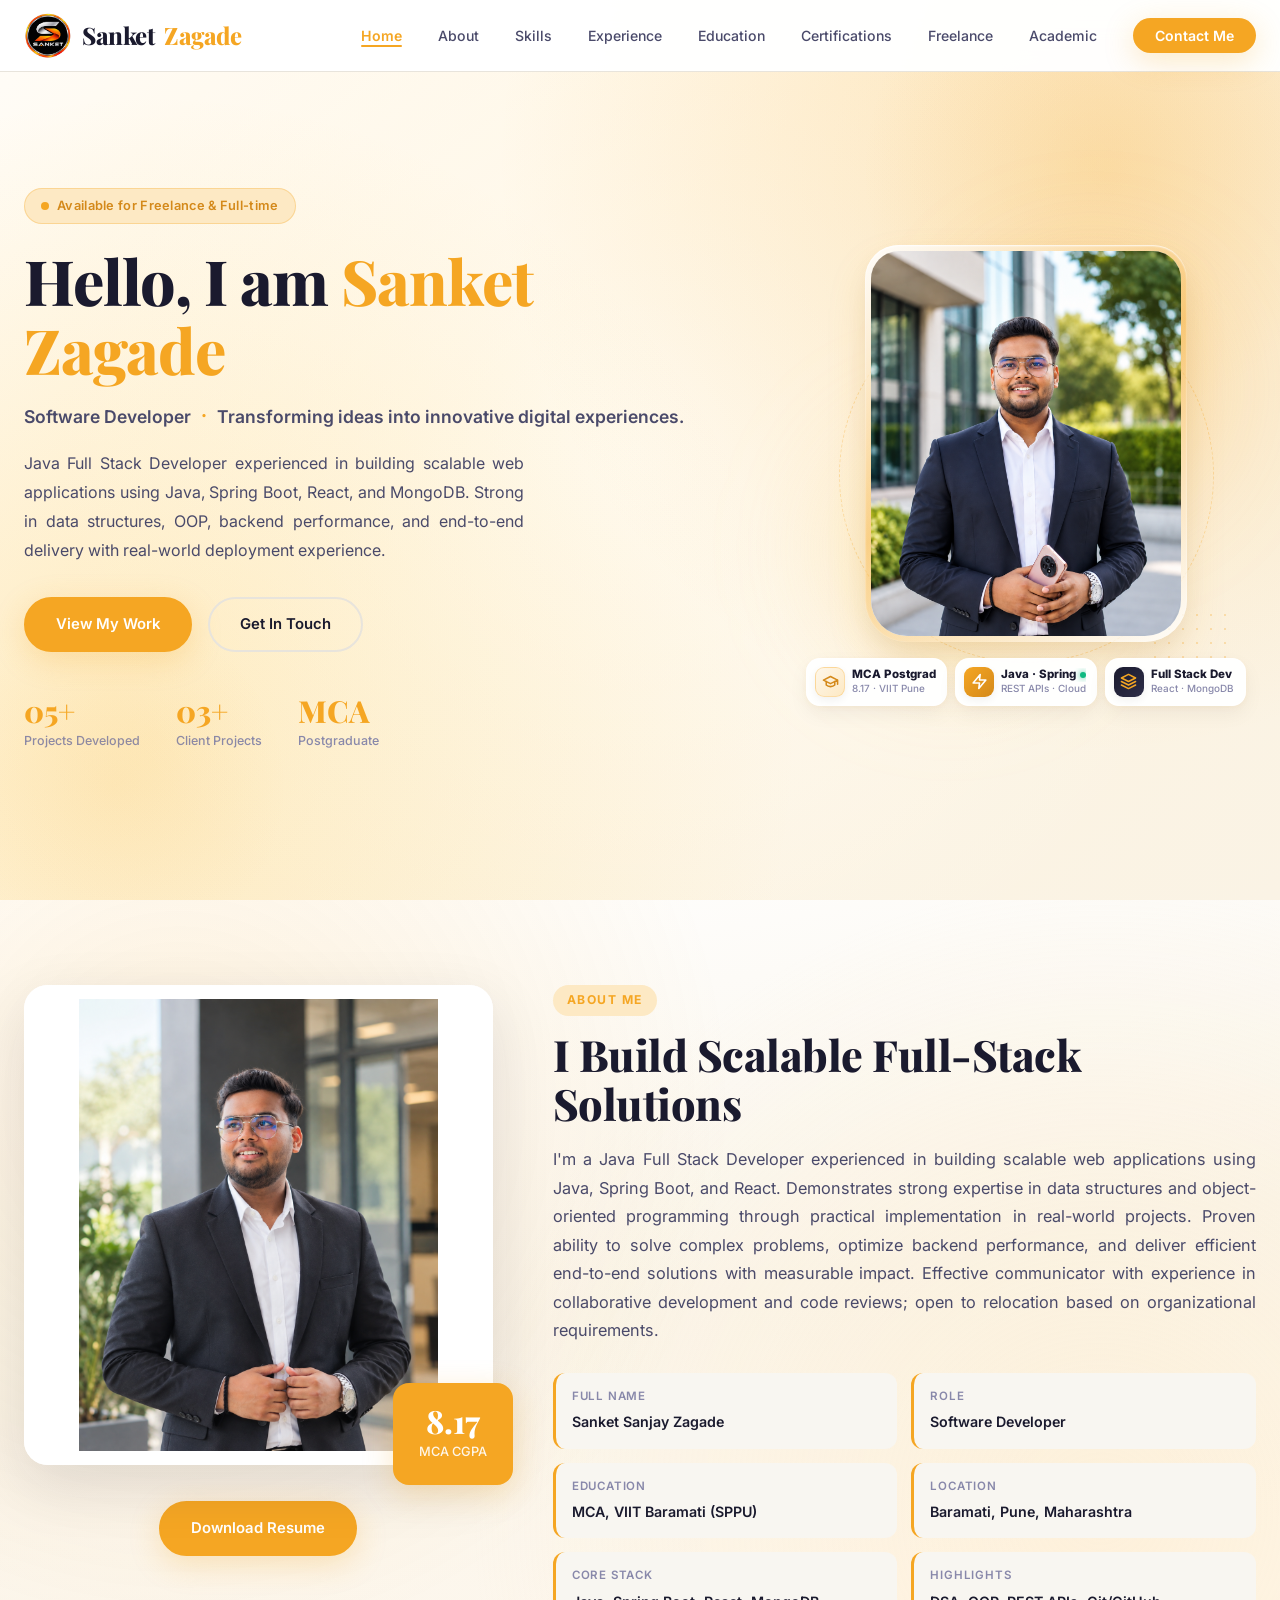
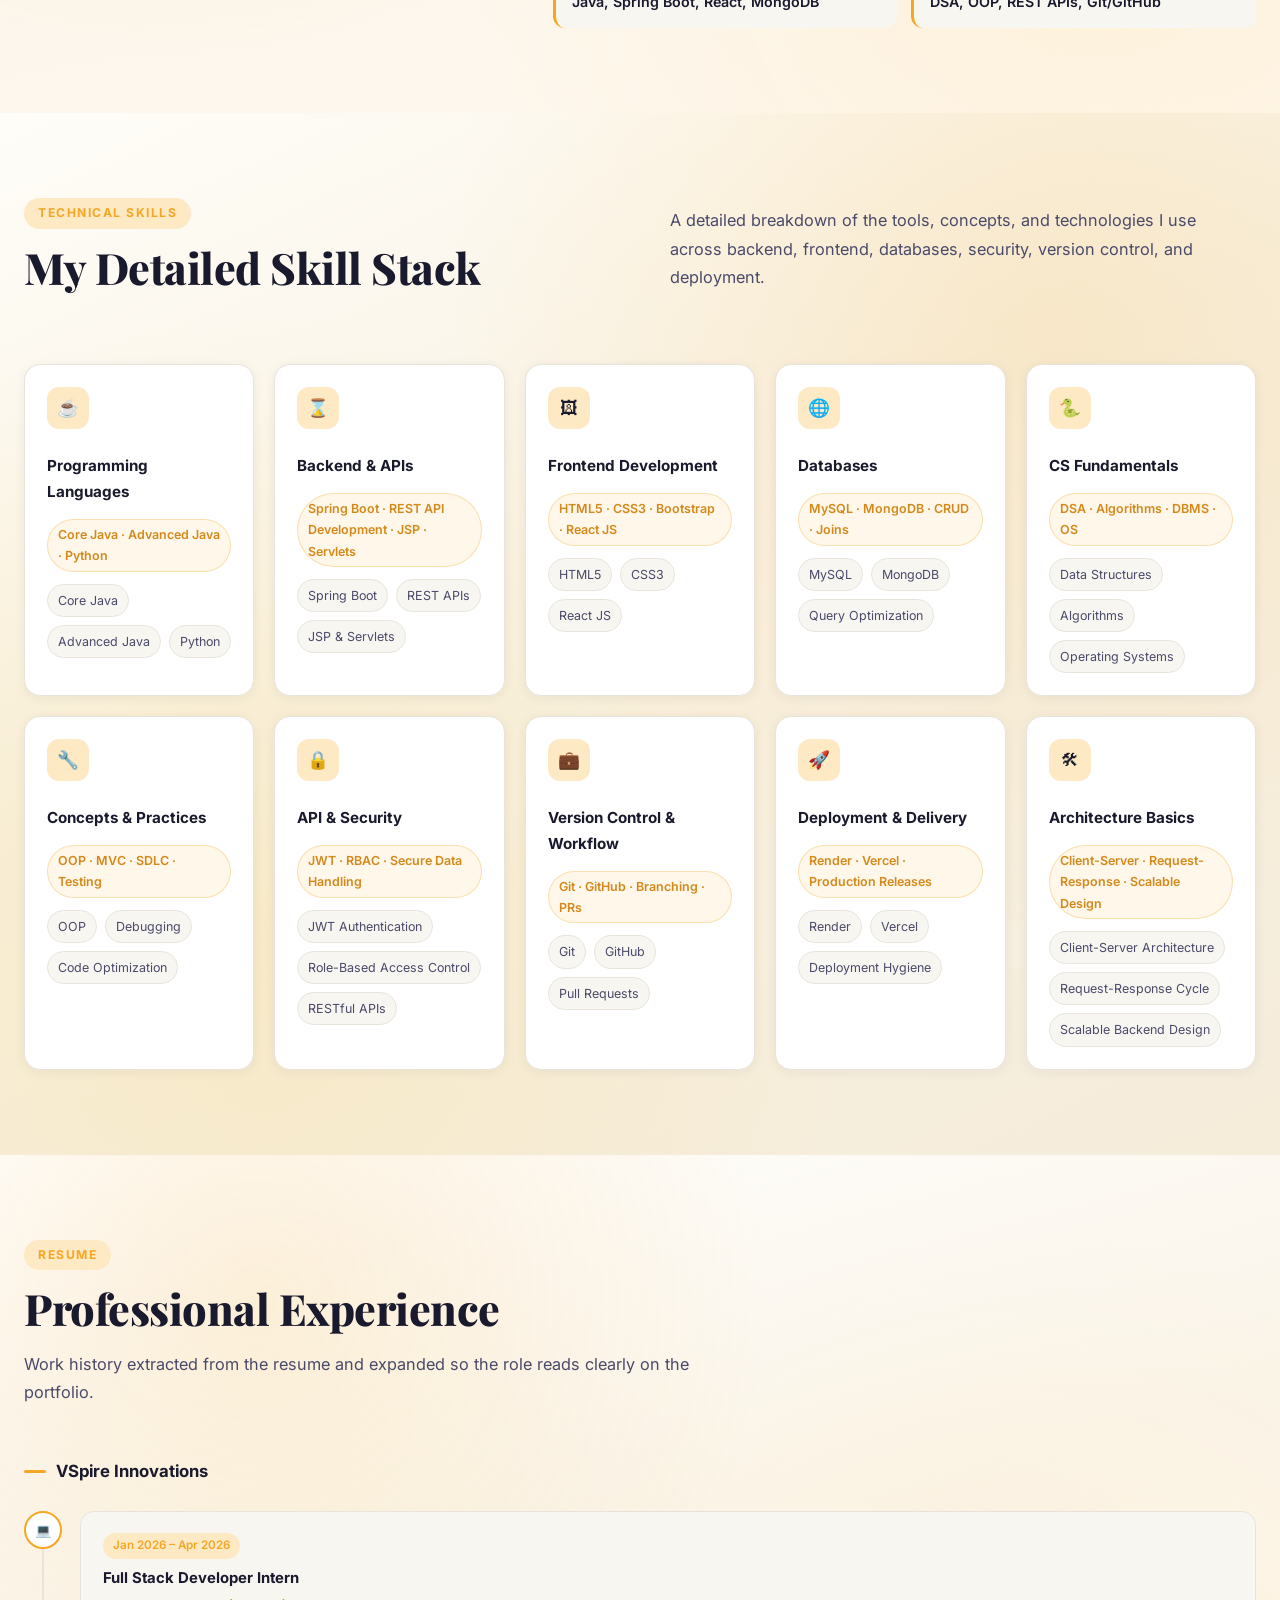
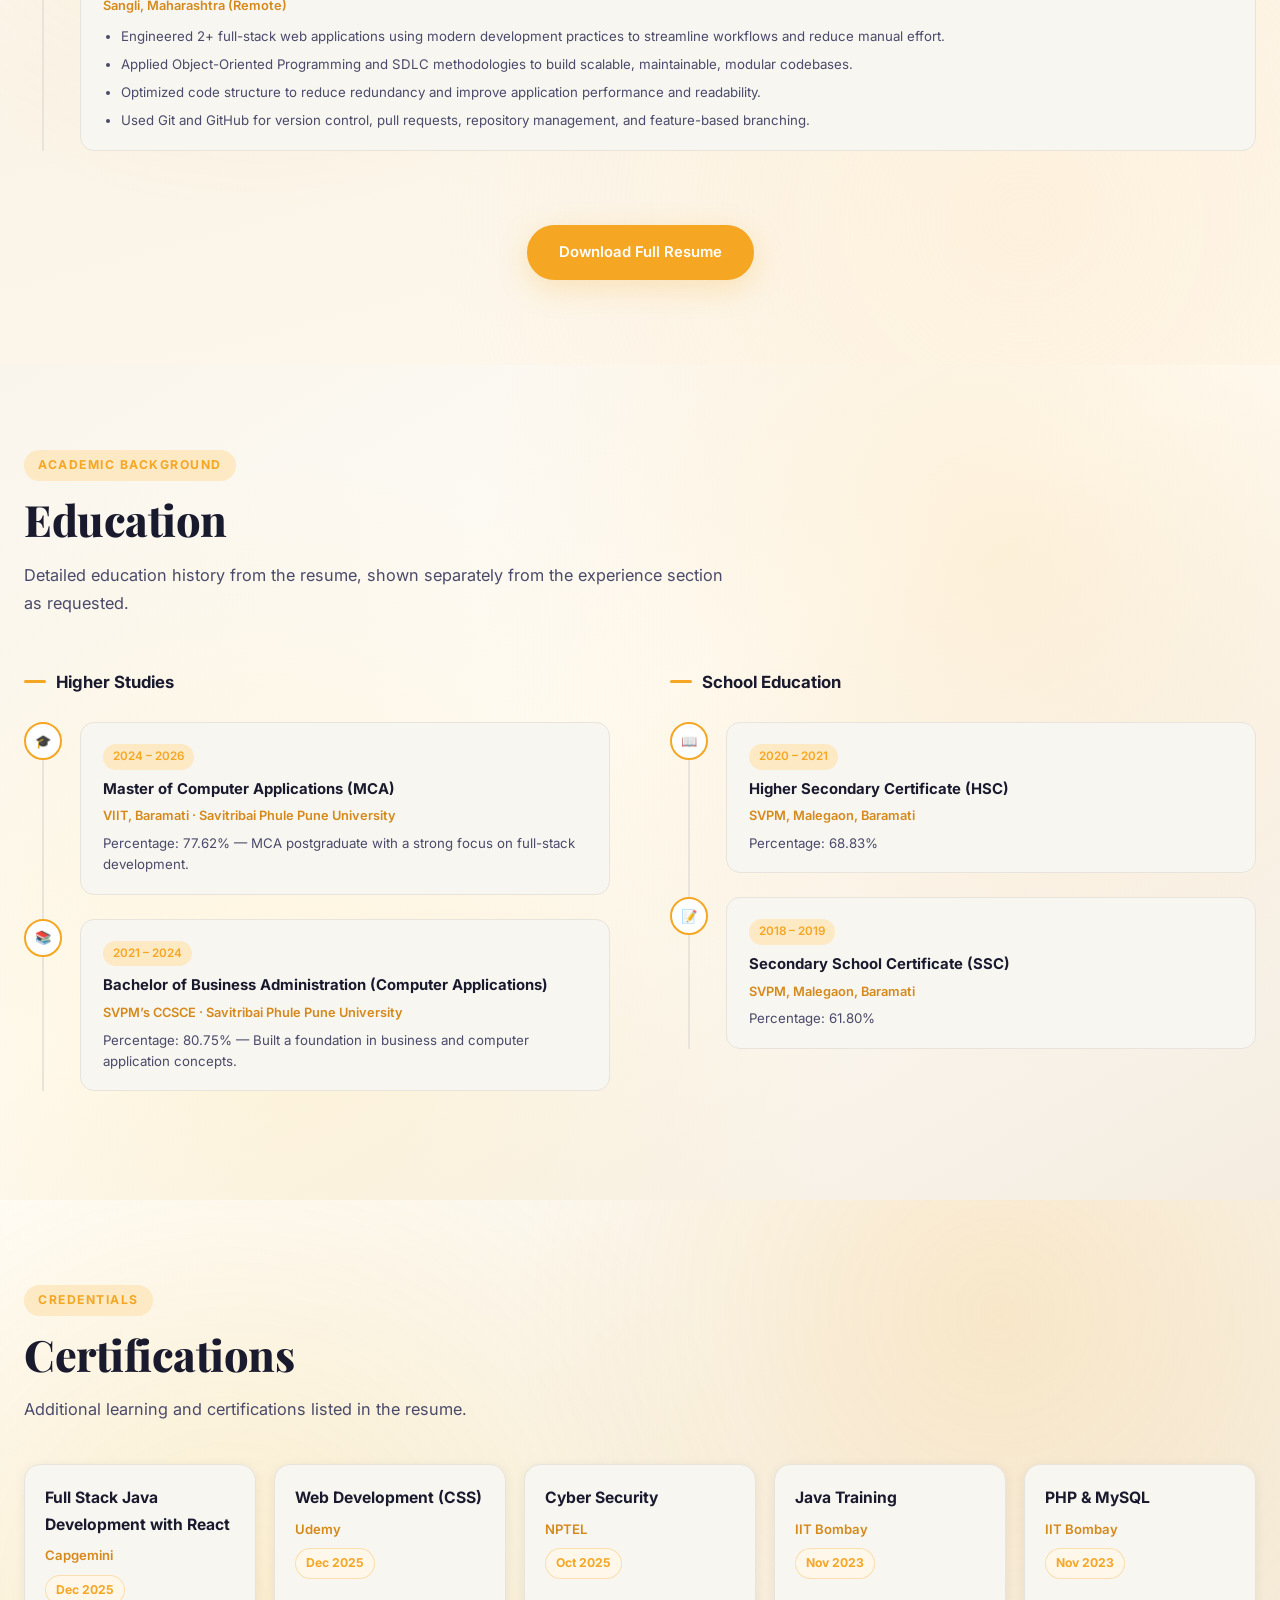
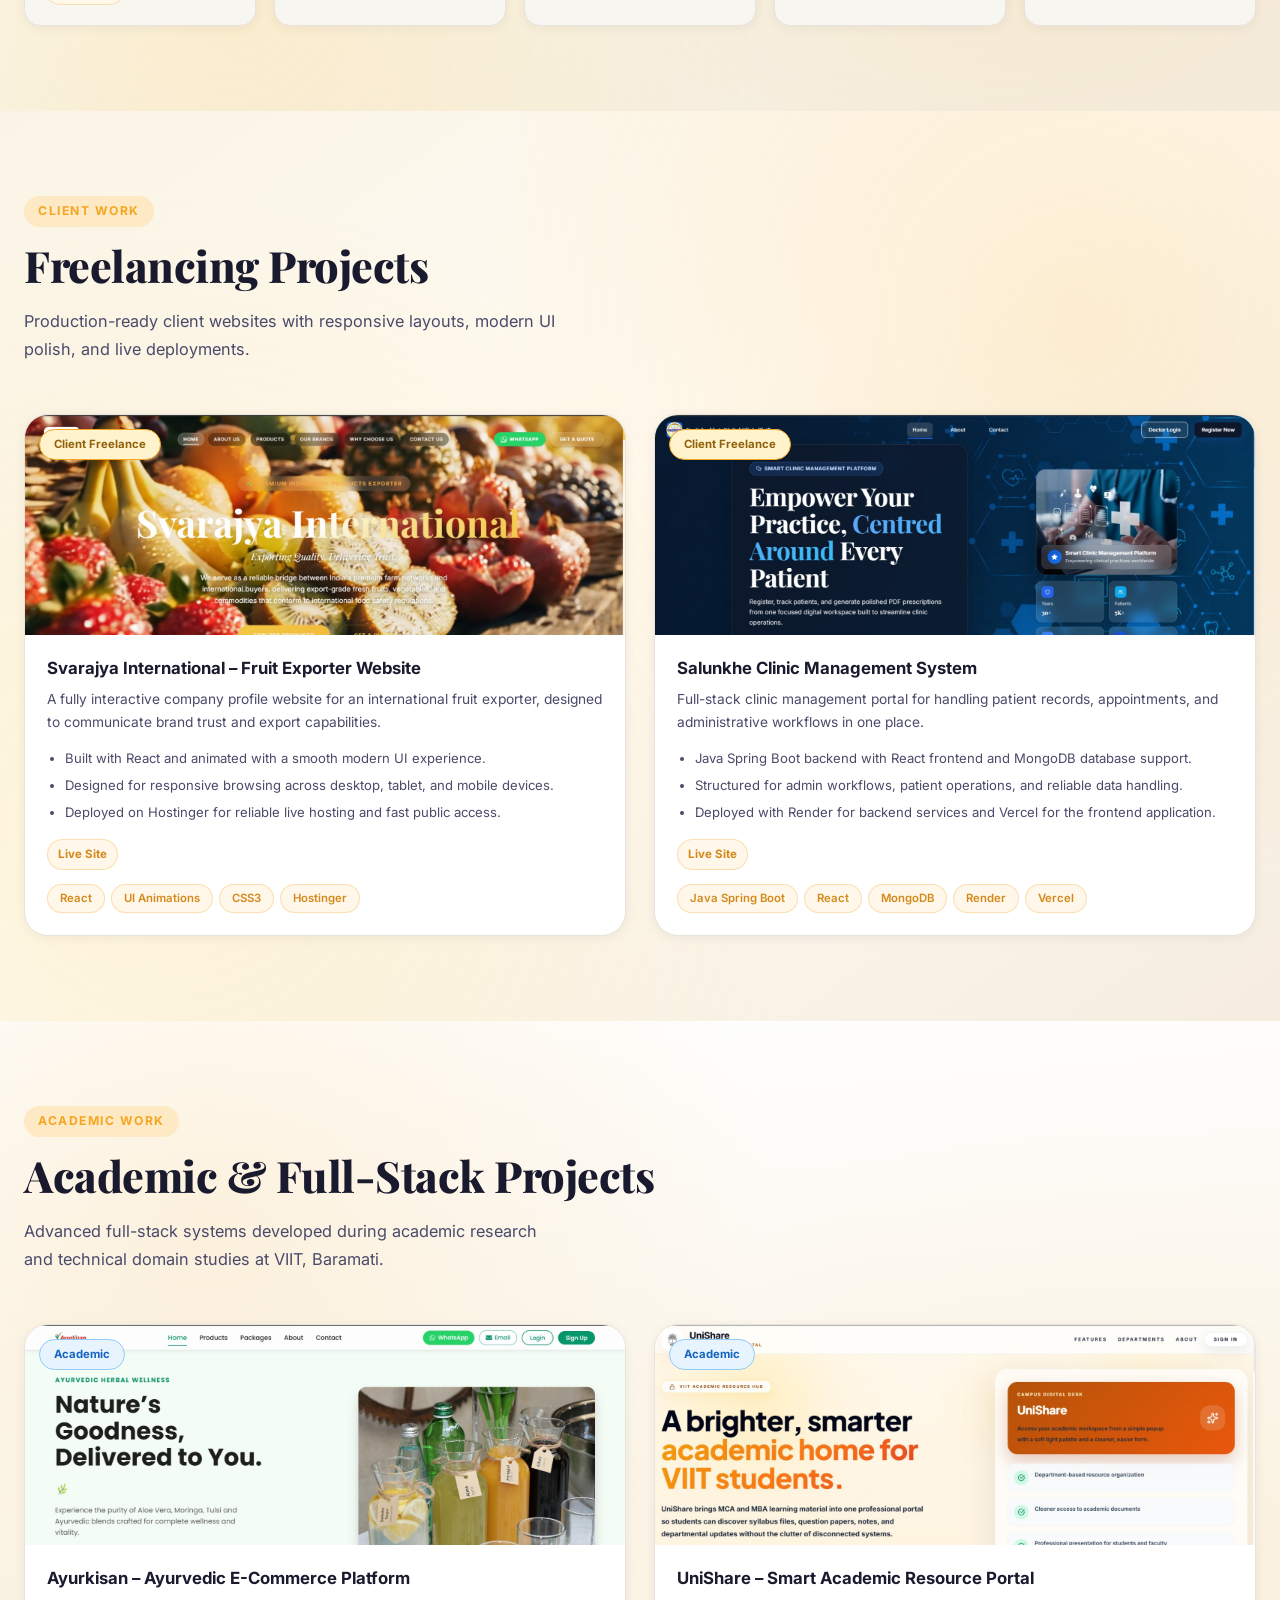
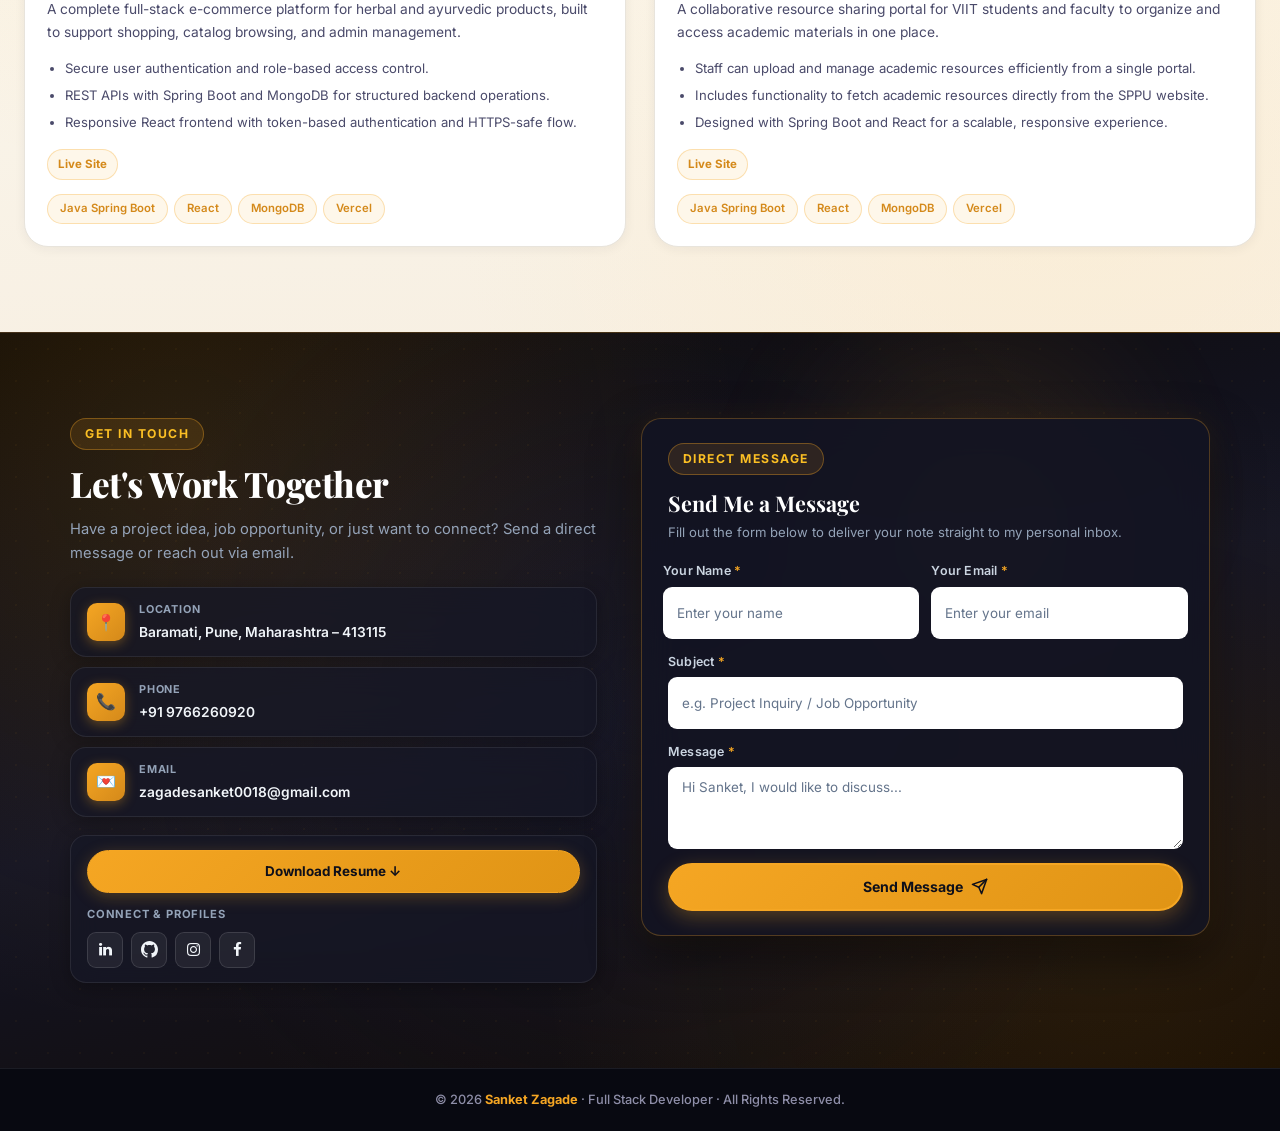
<file: index.html>
<!DOCTYPE html>
<html lang="en">

<head>
	<title>Sanket Zagade | Full Stack Developer</title>
	<meta charset="utf-8">
	<meta name="viewport" content="width=device-width, initial-scale=1, shrink-to-fit=no">
	<meta name="description"
		content="Sanket Zagade - Full Stack Developer and MCA Postgraduate. Java, Spring Boot, React, MongoDB specialist based in Baramati, Pune.">
	<link rel="icon" type="image/png" href="images/LogoS.png">
	<link rel="apple-touch-icon" href="images/LogoS.png">
	<link rel="preconnect" href="https://fonts.googleapis.com">
	<link rel="preconnect" href="https://fonts.gstatic.com" crossorigin>
	<link
		href="https://fonts.googleapis.com/css2?family=Inter:wght@300;400;500;600;700;800;900&family=Playfair+Display:wght@700;800&display=swap"
		rel="stylesheet">
	<link rel="stylesheet" href="css/open-iconic-bootstrap.min.css">
	<link rel="stylesheet" href="css/animate.css">
	<link rel="stylesheet" href="css/owl.carousel.min.css">
	<link rel="stylesheet" href="css/owl.theme.default.min.css">
	<link rel="stylesheet" href="css/magnific-popup.css">
	<link rel="stylesheet" href="css/aos.css">
	<link rel="stylesheet" href="css/ionicons.min.css">
	<link rel="stylesheet" href="css/flaticon.css">
	<link rel="stylesheet" href="css/icomoon.css">
	<link rel="stylesheet" href="css/style.css">
	<style>
		/* ======= PROFESSIONAL LIGHT PORTFOLIO - GOLDEN YELLOW THEME ======= */
		:root {
			--primary: #F5A623;
			--primary-dark: #D4891A;
			--primary-light: #FDE9C4;
			--primary-ultra-light: #FEF7EA;
			--accent: #1A1A2E;
			--text-dark: #1A1A2E;
			--text-body: #4A4A6A;
			--text-muted: #8888AA;
			--bg-white: #FFFFFF;
			--bg-light: #F8F6F1;
			--bg-cream: #FEF7EA;
			--border: #E8E4DC;
			--border-yellow: rgba(245, 166, 35, 0.3);
			--shadow-sm: 0 2px 12px rgba(26, 26, 46, 0.06);
			--shadow-md: 0 8px 30px rgba(26, 26, 46, 0.1);
			--shadow-lg: 0 20px 60px rgba(26, 26, 46, 0.12);
			--shadow-yellow: 0 8px 30px rgba(245, 166, 35, 0.25);
			--radius: 16px;
			--radius-lg: 24px;
		}

		*,
		*::before,
		*::after {
			box-sizing: border-box;
		}

		html {
			scroll-behavior: smooth;
		}

		html,
		body {
			overflow-x: hidden;
			max-width: 100vw;
			width: 100%;
			margin: 0;
			padding: 0;
			background-color: var(--bg-white);
			color: var(--text-dark);
			font-family: 'Inter', sans-serif;
			font-weight: 400;
			line-height: 1.7;
		}

		::-webkit-scrollbar {
			width: 6px;
		}

		::-webkit-scrollbar-track {
			background: var(--bg-light);
		}

		::-webkit-scrollbar-thumb {
			background: var(--primary);
			border-radius: 3px;
		}

		/* === NAVBAR === */
		.site-navbar {
			position: fixed;
			top: 0;
			left: 0;
			right: 0;
			z-index: 1000;
			background: rgba(255, 255, 255, 0.97);
			backdrop-filter: blur(20px);
			-webkit-backdrop-filter: blur(20px);
			border-bottom: 1px solid var(--border);
			padding: 0 24px;
			height: 72px;
			display: flex;
			align-items: center;
			justify-content: space-between;
			transition: box-shadow 0.3s ease;
		}

		.site-navbar.scrolled {
			box-shadow: 0 4px 24px rgba(26, 26, 46, 0.1);
		}

		.nav-brand {
			display: inline-flex;
			align-items: center;
			gap: 10px;
			font-family: 'Playfair Display', serif;
			font-size: 1.5rem;
			font-weight: 800;
			color: var(--accent);
			text-decoration: none;
			letter-spacing: -0.5px;
		}

		.nav-brand-logo {
			width: 48px;
			height: 48px;
			object-fit: contain;
			flex-shrink: 0;
		}

		.nav-brand span {
			color: var(--primary);
		}

		.nav-links {
			display: flex;
			align-items: center;
			gap: 36px;
			list-style: none;
			margin: 0;
			padding: 0;
		}

		.nav-links a {
			font-size: 0.88rem;
			font-weight: 500;
			color: var(--text-body);
			text-decoration: none;
			position: relative;
			transition: color 0.25s ease;
		}

		.nav-links a::after {
			content: '';
			position: absolute;
			bottom: -3px;
			left: 0;
			width: 0;
			height: 2px;
			background: var(--primary);
			border-radius: 2px;
			transition: width 0.3s ease;
		}

		.nav-links a:hover {
			color: var(--primary);
		}

		.nav-links a:hover::after,
		.nav-links a.active::after {
			width: 100%;
		}

		.nav-links a.active {
			color: var(--primary);
			font-weight: 600;
		}

		.nav-cta {
			background: var(--primary) !important;
			color: #fff !important;
			padding: 9px 22px !important;
			border-radius: 100px !important;
			font-weight: 600 !important;
			box-shadow: var(--shadow-yellow) !important;
		}

		.nav-cta:hover {
			background: var(--primary-dark) !important;
			transform: translateY(-1px);
		}

		.nav-cta::after {
			display: none !important;
		}

		/* === BUTTONS === */
		.btn-solid {
			background: var(--primary);
			color: #fff;
			padding: 13px 30px;
			border-radius: 100px;
			font-weight: 600;
			font-size: 0.93rem;
			text-decoration: none;
			display: inline-flex;
			align-items: center;
			gap: 8px;
			transition: all 0.3s ease;
			box-shadow: var(--shadow-yellow);
			border: 2px solid var(--primary);
		}

		.btn-solid:hover {
			background: var(--primary-dark);
			border-color: var(--primary-dark);
			color: #fff;
			transform: translateY(-2px);
			box-shadow: 0 12px 35px rgba(245, 166, 35, 0.4);
		}

		.btn-outline {
			background: transparent;
			color: var(--accent);
			padding: 13px 30px;
			border-radius: 100px;
			font-weight: 600;
			font-size: 0.93rem;
			text-decoration: none;
			display: inline-flex;
			align-items: center;
			gap: 8px;
			transition: all 0.3s ease;
			border: 2px solid var(--border);
		}

		.btn-outline:hover {
			border-color: var(--primary);
			color: var(--primary);
			background: var(--primary-ultra-light);
			transform: translateY(-2px);
		}

		/* === SECTION UTILITIES === */
		.section-tag {
			display: inline-block;
			font-size: 0.76rem;
			font-weight: 700;
			letter-spacing: 1.5px;
			text-transform: uppercase;
			color: var(--primary);
			background: var(--primary-light);
			padding: 5px 14px;
			border-radius: 100px;
			margin-bottom: 14px;
		}

		.section-title {
			font-family: 'Playfair Display', serif;
			font-size: clamp(1.9rem, 4vw, 2.7rem);
			font-weight: 800;
			color: var(--text-dark);
			line-height: 1.15;
			letter-spacing: -0.5px;
			margin-bottom: 16px;
		}

		.section-sub {
			font-size: 1.02rem;
			color: var(--text-body);
			line-height: 1.75;
			max-width: 540px;
		}

		.section-divider {
			width: 48px;
			height: 4px;
			background: var(--primary);
			border-radius: 4px;
			margin-bottom: 18px;
		}

		/* === HERO === */
		.hero-section {
			min-height: 100vh;
			background:
				radial-gradient(circle at 85% 18%, rgba(245, 166, 35, 0.20) 0%, transparent 45%),
				radial-gradient(circle at 12% 82%, rgba(251, 191, 36, 0.16) 0%, transparent 48%),
				radial-gradient(circle at 50% 50%, rgba(255, 252, 245, 0.85) 0%, transparent 75%),
				linear-gradient(140deg, #FFFDF9 0%, #FFF4DE 40%, #FAF3E5 100%);
			display: flex;
			align-items: center;
			position: relative;
			overflow: hidden;
			padding: 100px 24px 60px;
		}

		.hero-section::before {
			content: '';
			position: absolute;
			top: -80px;
			right: -80px;
			width: 500px;
			height: 500px;
			background: radial-gradient(circle, rgba(245, 166, 35, 0.16) 0%, transparent 70%);
			border-radius: 50%;
			pointer-events: none;
		}

		.hero-section::after {
			content: '';
			position: absolute;
			bottom: -60px;
			left: -60px;
			width: 350px;
			height: 350px;
			background: radial-gradient(circle, rgba(245, 166, 35, 0.09) 0%, transparent 70%);
			border-radius: 50%;
			pointer-events: none;
		}

		.hero-inner {
			max-width: 1260px;
			width: 100%;
			margin: 0 auto;
			display: grid;
			grid-template-columns: minmax(0, 1.12fr) minmax(0, 460px);
			gap: clamp(24px, 4vw, 56px);
			align-items: center;
			box-sizing: border-box;
		}

		.hero-badge {
			display: inline-flex;
			align-items: center;
			gap: 8px;
			background: var(--primary-light);
			color: var(--primary-dark);
			font-size: 0.8rem;
			font-weight: 600;
			padding: 6px 16px;
			border-radius: 100px;
			border: 1px solid var(--border-yellow);
			margin-bottom: 22px;
			letter-spacing: 0.3px;
		}

		.hero-badge::before {
			content: '';
			width: 8px;
			height: 8px;
			background: var(--primary);
			border-radius: 50%;
			animation: dot-pulse 2s ease-in-out infinite;
		}

		@keyframes dot-pulse {

			0%,
			100% {
				transform: scale(1);
				opacity: 1;
			}

			50% {
				transform: scale(1.5);
				opacity: 0.6;
			}
		}

		.hero-title {
			font-family: 'Playfair Display', serif;
			font-size: clamp(2.5rem, 5vw, 3.9rem);
			font-weight: 800;
			line-height: 1.1;
			color: var(--text-dark);
			margin-bottom: 18px;
			letter-spacing: -1px;
			white-space: normal;
		}

		.hero-title em,
		.hero-title span {
			font-style: normal;
			color: var(--primary);
			position: relative;
		}

		.hero-title em::after,
		.hero-title span::after {
			content: '';
			position: absolute;
			bottom: 2px;
			left: 0;
			width: 100%;
			height: 6px;
			background: var(--primary-light);
			z-index: -1;
			border-radius: 3px;
		}

		.hero-role {
			font-size: 1.1rem;
			font-weight: 600;
			color: var(--text-body);
			margin-bottom: 18px;
			display: flex;
			align-items: center;
			gap: 10px;
			flex-wrap: wrap;
		}

		.hero-role .sep {
			color: var(--primary);
			font-size: 1.3rem;
			line-height: 1;
		}

		.hero-desc {
			font-size: 1rem;
			color: var(--text-body);
			line-height: 1.8;
			margin-bottom: 32px;
			max-width: 500px;
			text-align: justify;
		}

		.hero-btns {
			display: flex;
			gap: 16px;
			flex-wrap: wrap;
			margin-bottom: 44px;
		}

		.hero-stats {
			display: flex;
			gap: 36px;
			flex-wrap: wrap;
		}

		.hero-stat-num {
			font-family: 'Playfair Display', serif;
			font-size: 1.9rem;
			font-weight: 800;
			color: var(--primary);
			line-height: 1;
		}

		.hero-stat-label {
			font-size: 0.78rem;
			color: var(--text-muted);
			font-weight: 500;
			margin-top: 4px;
		}

		/* === MODERN HERO IMAGE SECTION === */
		.hero-img-wrap {
			position: relative;
			display: flex;
			flex-direction: column;
			align-items: center;
			justify-content: center;
			width: 100%;
			max-width: 440px;
			margin: 0 auto;
			padding: 10px 0 0;
			box-sizing: border-box;
		}

		/* Multi-layer Ambient Glows */
		.hero-ambient-glow {
			position: absolute;
			border-radius: 50%;
			filter: blur(55px);
			pointer-events: none;
			z-index: 0;
		}

		.hero-ambient-glow.glow-1 {
			width: 290px;
			height: 290px;
			top: 2%;
			right: 2%;
			background: radial-gradient(circle, rgba(245, 166, 35, 0.38) 0%, rgba(245, 166, 35, 0.08) 65%, transparent 100%);
			animation: glow-pulse-1 6s ease-in-out infinite alternate;
		}

		.hero-ambient-glow.glow-2 {
			width: 270px;
			height: 270px;
			bottom: 5%;
			left: 2%;
			background: radial-gradient(circle, rgba(251, 191, 36, 0.32) 0%, rgba(254, 233, 196, 0.1) 70%, transparent 100%);
			animation: glow-pulse-2 7s ease-in-out infinite alternate;
		}

		@keyframes glow-pulse-1 {
			0% {
				transform: scale(1) translate(0, 0);
				opacity: 0.65;
			}

			100% {
				transform: scale(1.15) translate(-10px, 12px);
				opacity: 0.9;
			}
		}

		@keyframes glow-pulse-2 {
			0% {
				transform: scale(1) translate(0, 0);
				opacity: 0.6;
			}

			100% {
				transform: scale(1.18) translate(12px, -10px);
				opacity: 0.85;
			}
		}

		/* High-tech Orbit Ring with Glowing Satellite */
		.hero-orbit-ring {
			position: absolute;
			width: 375px;
			height: 375px;
			max-width: 96%;
			max-height: 96%;
			border: 1.5px dashed rgba(245, 166, 35, 0.3);
			border-radius: 50%;
			z-index: 0;
			pointer-events: none;
			animation: rotate-orbit 38s linear infinite;
		}

		.orbit-satellite {
			position: absolute;
			top: -5px;
			left: 50%;
			width: 10px;
			height: 10px;
			margin-left: -5px;
			background: var(--primary);
			border-radius: 50%;
			box-shadow: 0 0 14px var(--primary);
		}

		@keyframes rotate-orbit {
			from {
				transform: rotate(0deg);
			}

			to {
				transform: rotate(360deg);
			}
		}

		/* Decorative Corner Dots Matrix */
		.hero-decor-dots {
			position: absolute;
			bottom: 8px;
			right: 8px;
			width: 90px;
			height: 90px;
			background-image: radial-gradient(rgba(245, 166, 35, 0.5) 1.5px, transparent 1.5px);
			background-size: 14px 14px;
			opacity: 0.55;
			z-index: 0;
			pointer-events: none;
		}

		/* Main Frame Card */
		.hero-card-frame {
			position: relative;
			z-index: 1;
			border-radius: 34px 34px 42px 42px;
			padding: 6px;
			background: linear-gradient(145deg, rgba(255, 255, 255, 0.95), rgba(245, 166, 35, 0.42) 48%, rgba(255, 255, 255, 0.85) 100%);
			box-shadow:
				0 20px 45px -10px rgba(245, 166, 35, 0.25),
				0 12px 28px -6px rgba(26, 26, 46, 0.08),
				inset 0 1px 2px rgba(255, 255, 255, 0.9);
			transition: transform 0.4s cubic-bezier(0.16, 1, 0.3, 1), box-shadow 0.4s ease;
		}

		.hero-card-frame:hover {
			transform: translateY(-4px);
			box-shadow:
				0 30px 60px -10px rgba(245, 166, 35, 0.34),
				0 15px 32px -6px rgba(26, 26, 46, 0.12),
				inset 0 1px 2px rgba(255, 255, 255, 1);
		}

		.hero-card-inner {
			position: relative;
			width: 310px;
			height: 385px;
			max-width: 100%;
			border-radius: 28px 28px 36px 36px;
			overflow: hidden;
			background: #ffffff;
		}

		.hero-card-img {
			width: 100%;
			height: 100%;
			object-fit: cover;
			object-position: center 10%;
			display: block;
			transition: transform 0.6s cubic-bezier(0.16, 1, 0.3, 1);
		}

		.hero-card-frame:hover .hero-card-img {
			transform: scale(1.04);
		}

		/* === 3 INFO BOXES IN SINGLE ROW UNDER IMAGE === */
		.hero-info-row {
			display: grid;
			grid-template-columns: repeat(3, minmax(0, 1fr));
			gap: 8px;
			width: 100%;
			max-width: 440px;
			margin-top: 16px;
			z-index: 2;
			position: relative;
			box-sizing: border-box;
		}

		.hero-info-box {
			background: rgba(255, 255, 255, 0.96);
			backdrop-filter: blur(16px);
			-webkit-backdrop-filter: blur(16px);
			border: 1px solid rgba(255, 255, 255, 0.95);
			border-radius: 14px;
			padding: 8px 8px;
			display: flex;
			align-items: center;
			gap: 7px;
			box-shadow: 0 8px 20px rgba(26, 26, 46, 0.05), 0 2px 6px rgba(245, 166, 35, 0.07);
			transition: transform 0.3s cubic-bezier(0.16, 1, 0.3, 1), box-shadow 0.3s ease, border-color 0.3s ease;
			cursor: default;
			user-select: none;
			min-width: 0;
		}

		.hero-info-box:hover {
			transform: translateY(-3px);
			background: #ffffff;
			border-color: rgba(245, 166, 35, 0.45);
			box-shadow: 0 14px 28px rgba(245, 166, 35, 0.2), 0 4px 10px rgba(26, 26, 46, 0.08);
		}

		.info-box-icon {
			width: 30px;
			height: 30px;
			border-radius: 9px;
			display: flex;
			align-items: center;
			justify-content: center;
			flex-shrink: 0;
			box-shadow: 0 3px 8px rgba(0, 0, 0, 0.06);
		}

		.info-box-icon.icon-amber {
			background: linear-gradient(135deg, #F5A623 0%, #D4891A 100%);
			color: #ffffff;
		}

		.info-box-icon.icon-dark {
			background: linear-gradient(135deg, #1A1A2E 0%, #2E2E48 100%);
			color: #F5A623;
		}

		.info-box-icon.icon-accent {
			background: linear-gradient(135deg, #FEF7EA 0%, #FDE9C4 100%);
			color: var(--primary-dark);
			border: 1px solid rgba(245, 166, 35, 0.3);
		}

		.info-box-text {
			display: flex;
			flex-direction: column;
			gap: 1px;
			text-align: left;
			min-width: 0;
			overflow: hidden;
		}

		.info-box-title {
			font-size: 0.72rem;
			font-weight: 800;
			color: var(--text-dark);
			display: flex;
			align-items: center;
			gap: 4px;
			line-height: 1.2;
			white-space: nowrap;
			overflow: hidden;
			text-overflow: ellipsis;
		}

		.info-box-sub {
			font-size: 0.62rem;
			font-weight: 500;
			color: var(--text-muted);
			line-height: 1.2;
			white-space: nowrap;
			overflow: hidden;
			text-overflow: ellipsis;
		}

		.info-dot-live {
			width: 6px;
			height: 6px;
			background: #10B981;
			border-radius: 50%;
			box-shadow: 0 0 6px #10B981;
			flex-shrink: 0;
		}

		/* === ABOUT === */
		.about-section {
			padding: 85px 24px;
			background:
				radial-gradient(circle at 14% 25%, rgba(245, 166, 35, 0.14) 0%, transparent 44%),
				radial-gradient(circle at 86% 75%, rgba(254, 233, 196, 0.45) 0%, transparent 50%),
				linear-gradient(170deg, #FFFFFF 0%, #FAF5EB 50%, #FFF8EE 100%);
			position: relative;
			overflow: hidden;
		}

		.about-inner {
			max-width: 1260px;
			width: 100%;
			box-sizing: border-box;
			margin: 0 auto;
			display: grid;
			grid-template-columns: 0.8fr 1.2fr;
			gap: 60px;
			align-items: start;
		}

		.about-img-wrap {
			position: relative;
			display: flex;
			flex-direction: column;
		}

		.about-img-holder {
			position: relative;
			width: 100%;
		}

		.about-img-box {
			width: 100%;
			aspect-ratio: 3/4;
			max-height: 480px;
			border-radius: var(--radius-lg);
			overflow: hidden;
			box-shadow: var(--shadow-lg);
			background: #fff;
			display: flex;
			align-items: center;
			justify-content: center;
		}

		.about-btn-wrap {
			margin-top: 36px;
			display: flex;
			justify-content: center;
			align-items: center;
			width: 100%;
		}

		.about-img-box img {
			width: 100%;
			height: 100%;
			object-fit: contain;
			object-position: center center;
			transition: transform 0.6s ease;
			padding: 14px;
			background: #fff;
		}

		.about-img-box:hover img {
			transform: scale(1.04);
		}

		.about-img-card {
			position: absolute;
			bottom: -20px;
			right: -20px;
			background: var(--primary);
			color: #fff;
			padding: 22px 26px;
			border-radius: var(--radius);
			box-shadow: var(--shadow-yellow);
			text-align: center;
		}

		.about-img-card .num {
			font-family: 'Playfair Display', serif;
			font-size: 2rem;
			font-weight: 800;
			line-height: 1;
		}

		.about-img-card .lbl {
			font-size: 0.8rem;
			font-weight: 500;
			opacity: 0.9;
			margin-top: 4px;
		}

		.about-content .section-sub {
			max-width: 100%;
			text-align: justify;
		}

		.about-info-grid {
			display: grid;
			grid-template-columns: 1fr 1fr;
			gap: 14px;
			margin-top: 28px;
			margin-bottom: 0;
		}

		.about-info-item {
			background: var(--bg-light);
			border-radius: 12px;
			padding: 14px 16px;
			border-left: 3px solid var(--primary);
		}

		.about-info-item .lbl {
			font-size: 0.72rem;
			font-weight: 600;
			color: var(--text-muted);
			letter-spacing: 0.8px;
			text-transform: uppercase;
			margin-bottom: 4px;
		}

		.about-info-item .val {
			font-size: 0.89rem;
			font-weight: 600;
			color: var(--text-dark);
		}

		/* === SKILLS === */
		.skills-section {
			padding: 85px 24px;
			background:
				radial-gradient(circle at 82% 20%, rgba(245, 166, 35, 0.15) 0%, transparent 46%),
				radial-gradient(circle at 18% 80%, rgba(251, 191, 36, 0.14) 0%, transparent 48%),
				linear-gradient(155deg, #FFFDF8 0%, #F8F2E4 45%, #F5ECDA 100%);
			position: relative;
			overflow: hidden;
		}

		.skills-inner {
			max-width: 1260px;
			width: 100%;
			box-sizing: border-box;
			margin: 0 auto;
		}

		.skills-header {
			display: grid;
			grid-template-columns: 1fr 1fr;
			gap: 60px;
			align-items: start;
			margin-bottom: 56px;
		}

		.skills-grid {
			display: grid;
			grid-template-columns: repeat(5, minmax(0, 1fr));
			gap: 20px;
		}

		.skill-card {
			background: var(--bg-white);
			border-radius: var(--radius);
			padding: 22px;
			border: 1px solid var(--border);
			transition: all 0.3s ease;
			box-shadow: var(--shadow-sm);
			display: flex;
			flex-direction: column;
			gap: 12px;
		}

		.skill-card:hover {
			border-color: var(--primary);
			box-shadow: var(--shadow-yellow);
			transform: translateY(-4px);
		}

		.skill-icon {
			width: 42px;
			height: 42px;
			background: var(--primary-light);
			border-radius: 12px;
			display: flex;
			align-items: center;
			justify-content: center;
			font-size: 1.1rem;
			margin-bottom: 12px;
		}

		.skill-name {
			font-size: 0.95rem;
			font-weight: 700;
			color: var(--text-dark);
			margin-bottom: 2px;
		}

		.skill-meta {
			font-size: 0.78rem;
			font-weight: 600;
			color: var(--primary-dark);
			background: var(--primary-ultra-light);
			display: inline-flex;
			width: fit-content;
			padding: 4px 10px;
			border-radius: 100px;
			border: 1px solid var(--border-yellow);
		}

		.skill-list {
			list-style: none;
			padding: 0;
			margin: 0;
			display: flex;
			flex-wrap: wrap;
			gap: 8px;
		}

		.skill-list li {
			font-size: 0.78rem;
			color: var(--text-body);
			background: var(--bg-light);
			border: 1px solid var(--border);
			border-radius: 100px;
			padding: 5px 10px;
		}

		.skill-bar-wrap {
			background: var(--bg-light);
			border-radius: 100px;
			height: 6px;
			overflow: hidden;
		}

		.skill-bar {
			height: 100%;
			background: linear-gradient(90deg, var(--primary), var(--primary-dark));
			border-radius: 100px;
		}

		.skill-pct {
			font-size: 0.76rem;
			font-weight: 700;
			color: var(--primary-dark);
			float: right;
			margin-bottom: 6px;
		}

		/* === EXPERIENCE TIMELINE === */
		.resume-section {
			padding: 85px 24px;
			background:
				radial-gradient(circle at 20% 18%, rgba(245, 166, 35, 0.14) 0%, transparent 42%),
				radial-gradient(circle at 80% 82%, rgba(254, 235, 204, 0.45) 0%, transparent 48%),
				linear-gradient(165deg, #FFFFFF 0%, #FAF4E8 50%, #FFF8ED 100%);
			position: relative;
			overflow: hidden;
		}

		.resume-section.bg-light-alt {
			background:
				radial-gradient(circle at 78% 22%, rgba(245, 166, 35, 0.14) 0%, transparent 44%),
				radial-gradient(circle at 22% 80%, rgba(251, 191, 36, 0.12) 0%, transparent 48%),
				linear-gradient(150deg, #F9F5EC 0%, #FFFDF8 45%, #F4ECE0 100%);
		}

		.resume-inner {
			max-width: 1260px;
			width: 100%;
			box-sizing: border-box;
			margin: 0 auto;
		}

		.resume-cols {
			display: grid;
			grid-template-columns: 1fr 1fr;
			gap: 60px;
			margin-top: 50px;
		}

		.resume-section .section-sub {
			max-width: 720px;
		}

		.resume-col-title {
			font-size: 1.05rem;
			font-weight: 700;
			color: var(--text-dark);
			margin-bottom: 26px;
			display: flex;
			align-items: center;
			gap: 10px;
		}

		.resume-col-title::before {
			content: '';
			width: 22px;
			height: 3px;
			background: var(--primary);
			border-radius: 2px;
		}

		.timeline {
			position: relative;
		}

		.timeline::before {
			content: '';
			position: absolute;
			left: 18px;
			top: 8px;
			bottom: 0;
			width: 2px;
			background: var(--border);
		}

		.tl-item {
			display: flex;
			gap: 18px;
			margin-bottom: 24px;
			position: relative;
		}

		.tl-dot {
			width: 38px;
			height: 38px;
			background: var(--bg-white);
			border: 2px solid var(--primary);
			border-radius: 50%;
			display: flex;
			align-items: center;
			justify-content: center;
			font-size: 0.82rem;
			flex-shrink: 0;
			position: relative;
			z-index: 1;
			transition: all 0.3s ease;
		}

		.tl-item:hover .tl-dot {
			background: var(--primary);
			color: #fff;
		}

		.tl-body {
			background: var(--bg-light);
			border-radius: 14px;
			padding: 18px 22px;
			flex: 1;
			border: 1px solid var(--border);
			transition: all 0.3s ease;
		}

		.tl-item:hover .tl-body {
			border-color: var(--border-yellow);
			box-shadow: var(--shadow-yellow);
		}

		.tl-date {
			font-size: 0.73rem;
			font-weight: 600;
			color: var(--primary);
			background: var(--primary-light);
			display: inline-block;
			padding: 3px 10px;
			border-radius: 100px;
			margin-bottom: 7px;
		}

		.tl-title {
			font-size: 0.93rem;
			font-weight: 700;
			color: var(--text-dark);
			margin-bottom: 3px;
		}

		.tl-org {
			font-size: 0.8rem;
			color: var(--primary-dark);
			font-weight: 600;
			margin-bottom: 6px;
		}

		.tl-desc {
			font-size: 0.83rem;
			color: var(--text-body);
			line-height: 1.6;
			margin: 0;
		}

		.tl-points {
			margin: 10px 0 0;
			padding-left: 18px;
			color: var(--text-body);
			font-size: 0.83rem;
			line-height: 1.65;
		}

		.tl-points li+li {
			margin-top: 6px;
		}

		.download-btn-wrap {
			text-align: center;
			margin-top: 50px;
		}

		/* === PROJECTS === */
		.projects-section {
			padding: 85px 24px;
			background:
				radial-gradient(circle at 84% 22%, rgba(245, 166, 35, 0.16) 0%, transparent 46%),
				radial-gradient(circle at 14% 78%, rgba(251, 191, 36, 0.14) 0%, transparent 48%),
				linear-gradient(145deg, #FAF4E6 0%, #FFFBF2 45%, #F6EDE0 100%);
			position: relative;
			overflow: hidden;
		}

		.projects-section.bg-light-alt {
			background:
				radial-gradient(circle at 84% 22%, rgba(245, 166, 35, 0.15) 0%, transparent 46%),
				radial-gradient(circle at 14% 78%, rgba(251, 191, 36, 0.13) 0%, transparent 48%),
				linear-gradient(145deg, #FAF4E6 0%, #FFFBF2 45%, #F6EDE0 100%);
		}

		.projects-section.bg-white-alt {
			background:
				radial-gradient(circle at 16% 22%, rgba(245, 166, 35, 0.12) 0%, transparent 44%),
				radial-gradient(circle at 84% 80%, rgba(254, 233, 196, 0.42) 0%, transparent 48%),
				linear-gradient(175deg, #FFFFFF 0%, #FAF5EA 55%, #F7EFE2 100%);
		}

		.projects-inner {
			max-width: 1260px;
			width: 100%;
			box-sizing: border-box;
			margin: 0 auto;
		}

		.projects-grid {
			display: grid;
			grid-template-columns: repeat(2, 1fr);
			gap: 28px;
			margin-top: 50px;
		}

		.proj-card {
			background: var(--bg-white);
			border-radius: var(--radius-lg);
			overflow: hidden;
			border: 1px solid var(--border);
			box-shadow: var(--shadow-sm);
			transition: all 0.4s cubic-bezier(0.175, 0.885, 0.32, 1.275);
			display: flex;
			flex-direction: column;
		}

		.proj-card:hover {
			transform: translateY(-8px);
			box-shadow: var(--shadow-lg);
			border-color: var(--border-yellow);
		}

		.proj-img {
			position: relative;
			height: 220px;
			overflow: hidden;
		}

		.proj-img img {
			width: 100%;
			height: 100%;
			object-fit: cover;
			object-position: top center;
			transition: transform 0.6s cubic-bezier(0.25, 1, 0.5, 1);
		}

		.proj-card:hover .proj-img img {
			transform: scale(1.07);
		}

		.proj-type-badge {
			position: absolute;
			top: 14px;
			left: 14px;
			font-size: 0.71rem;
			font-weight: 700;
			padding: 5px 14px;
			border-radius: 100px;
			z-index: 2;
		}

		.badge-freelance {
			background: #fff3cd;
			color: #92600A;
			border: 1px solid #F5A623;
		}

		.badge-academic {
			background: #e8f4fd;
			color: #1565c0;
			border: 1px solid #90caf9;
		}

		.proj-overlay {
			position: absolute;
			inset: 0;
			background: linear-gradient(180deg, transparent 50%, rgba(26, 26, 46, 0.86) 100%);
			opacity: 0;
			transition: opacity 0.4s ease;
			display: flex;
			align-items: flex-end;
			justify-content: center;
			padding-bottom: 18px;
		}

		.proj-card:hover .proj-overlay {
			opacity: 1;
		}

		.proj-visit-btn {
			background: var(--primary);
			color: #fff;
			text-decoration: none;
			padding: 8px 20px;
			border-radius: 100px;
			font-size: 0.8rem;
			font-weight: 600;
			display: inline-flex;
			align-items: center;
			gap: 6px;
			transform: translateY(10px);
			opacity: 0;
			transition: all 0.3s ease 0.1s;
		}

		.proj-card:hover .proj-visit-btn {
			transform: translateY(0);
			opacity: 1;
		}

		.proj-visit-btn:hover {
			background: var(--primary-dark);
			color: #fff;
		}

		.proj-body {
			padding: 22px;
			flex: 1;
			display: flex;
			flex-direction: column;
		}

		.proj-name {
			font-size: 1.05rem;
			font-weight: 700;
			color: var(--text-dark);
			margin-bottom: 8px;
			line-height: 1.4;
		}

		.proj-desc {
			font-size: 0.86rem;
			color: var(--text-body);
			line-height: 1.65;
			margin-bottom: 14px;
			flex: 1;
		}

		.proj-points {
			margin: 0 0 16px;
			padding-left: 18px;
			color: var(--text-body);
			font-size: 0.82rem;
			line-height: 1.6;
		}

		.proj-points li+li {
			margin-top: 6px;
		}

		.proj-links {
			display: flex;
			flex-wrap: wrap;
			gap: 8px;
			margin-top: auto;
			margin-bottom: 14px;
		}

		.proj-link {
			font-size: 0.72rem;
			font-weight: 700;
			color: var(--primary-dark);
			background: var(--primary-ultra-light);
			border: 1px solid var(--border-yellow);
			padding: 5px 10px;
			border-radius: 100px;
			text-decoration: none;
		}

		.proj-link:hover {
			color: #fff;
			background: var(--primary-dark);
			border-color: var(--primary-dark);
		}

		.proj-tags {
			display: flex;
			flex-wrap: wrap;
			gap: 6px;
		}

		.proj-tag {
			font-size: 0.71rem;
			font-weight: 600;
			padding: 4px 12px;
			border-radius: 100px;
			background: var(--primary-ultra-light);
			color: var(--primary-dark);
			border: 1px solid var(--border-yellow);
			transition: all 0.25s ease;
		}

		.proj-card:hover .proj-tag {
			background: var(--primary-light);
		}

		/* === CERTIFICATIONS === */
		.certifications-section {
			padding: 85px 24px;
			background:
				radial-gradient(circle at 78% 22%, rgba(245, 166, 35, 0.15) 0%, transparent 45%),
				radial-gradient(circle at 18% 78%, rgba(251, 191, 36, 0.14) 0%, transparent 48%),
				linear-gradient(150deg, #FFFDF8 0%, #F9F3E7 50%, #F4EBDA 100%);
			position: relative;
			overflow: hidden;
		}

		.certifications-inner {
			max-width: 1260px;
			width: 100%;
			box-sizing: border-box;
			margin: 0 auto;
		}

		.cert-grid {
			display: grid;
			grid-template-columns: repeat(auto-fit, minmax(230px, 1fr));
			gap: 18px;
			margin-top: 40px;
		}

		.cert-card {
			background: var(--bg-light);
			border: 1px solid var(--border);
			border-radius: var(--radius);
			padding: 20px;
			box-shadow: var(--shadow-sm);
			transition: all 0.3s ease;
		}

		.cert-card:hover {
			transform: translateY(-4px);
			border-color: var(--border-yellow);
			box-shadow: var(--shadow-yellow);
		}

		.cert-name {
			font-size: 0.98rem;
			font-weight: 700;
			color: var(--text-dark);
			margin-bottom: 6px;
		}

		.cert-org {
			font-size: 0.82rem;
			color: var(--primary-dark);
			font-weight: 600;
			margin-bottom: 8px;
		}

		.cert-date {
			font-size: 0.76rem;
			font-weight: 700;
			color: var(--primary);
			background: var(--primary-ultra-light);
			border: 1px solid var(--border-yellow);
			display: inline-block;
			padding: 4px 10px;
			border-radius: 100px;
		}

		/* === CONTACT (DARK LUXURY EXPERIENCE) === */
		.contact-section {
			padding: 85px 24px;
			position: relative;
			overflow: hidden;
			background-color: #0C0D18;
			background-image:
				radial-gradient(circle at 14% 18%, rgba(245, 166, 35, 0.12) 0%, transparent 45%),
				radial-gradient(circle at 86% 82%, rgba(245, 166, 35, 0.09) 0%, transparent 45%),
				radial-gradient(circle at 50% 50%, rgba(22, 23, 41, 0.5) 0%, transparent 70%),
				linear-gradient(165deg, #0e0a05 0%, #131424 50%, #130b02 100%);
			border-top: 1px solid rgba(245, 166, 35, 0.22);
		}

		.contact-section::before {
			content: '';
			position: absolute;
			inset: 0;
			background-image: radial-gradient(rgba(245, 166, 35, 0.16) 1.2px, transparent 1.2px);
			background-size: 32px 32px;
			opacity: 0.25;
			pointer-events: none;
		}

		.contact-section::after {
			content: '';
			position: absolute;
			top: -80px;
			right: 5%;
			width: 480px;
			height: 480px;
			background: radial-gradient(circle, rgba(245, 166, 35, 0.12) 0%, rgba(245, 166, 35, 0.03) 50%, transparent 70%);
			border-radius: 50%;
			pointer-events: none;
			filter: blur(40px);
		}

		.contact-inner {
			max-width: 1140px;
			margin: 0 auto;
			display: grid;
			grid-template-columns: minmax(0, 1fr) minmax(0, 1.08fr);
			gap: 44px;
			align-items: start;
			position: relative;
			z-index: 1;
			width: 100%;
			box-sizing: border-box;
		}

		.contact-left .section-tag {
			background: rgba(245, 166, 35, 0.12);
			color: #FBBF24;
			border: 1px solid rgba(245, 166, 35, 0.35);
		}

		.contact-left .section-title {
			color: #FFFFFF;
			font-size: clamp(1.75rem, 3.2vw, 2.2rem);
			margin-bottom: 12px;
		}

		.contact-left .section-sub {
			color: #94A3B8;
			font-size: 0.92rem;
			line-height: 1.65;
			margin-bottom: 22px;
		}

		.contact-cards {
			display: flex;
			flex-direction: column;
			gap: 10px;
			margin-bottom: 18px;
		}

		.contact-card {
			display: flex;
			align-items: center;
			gap: 14px;
			background: rgba(22, 23, 38, 0.75);
			backdrop-filter: blur(14px);
			-webkit-backdrop-filter: blur(14px);
			border: 1px solid rgba(255, 255, 255, 0.08);
			border-radius: var(--radius);
			padding: 12px 16px;
			box-shadow: 0 4px 20px rgba(0, 0, 0, 0.3);
			transition: all 0.3s ease;
		}

		.contact-card:hover {
			background: rgba(30, 31, 52, 0.9);
			border-color: rgba(245, 166, 35, 0.5);
			transform: translateY(-2px);
			box-shadow: 0 8px 25px rgba(0, 0, 0, 0.45), 0 0 20px rgba(245, 166, 35, 0.15);
		}

		.contact-icon {
			width: 38px;
			height: 38px;
			background: linear-gradient(135deg, #F5A623 0%, #D4891A 100%);
			border-radius: 10px;
			display: flex;
			align-items: center;
			justify-content: center;
			font-size: 1rem;
			color: #ffffff;
			flex-shrink: 0;
			box-shadow: 0 3px 12px rgba(245, 166, 35, 0.35);
		}

		.contact-card-label {
			font-size: 0.68rem;
			font-weight: 700;
			color: #94A3B8;
			text-transform: uppercase;
			letter-spacing: 0.8px;
			margin-bottom: 2px;
		}

		.contact-card-val {
			font-size: 0.86rem;
			font-weight: 600;
			color: #F1F5F9;
			word-break: break-word;
		}

		.contact-card-val a {
			color: #F1F5F9;
			text-decoration: none;
			transition: color 0.2s ease;
		}

		.contact-card-val a:hover {
			color: #FBBF24;
		}

		.contact-right {
			padding-top: 0;
		}

		.contact-form-card {
			background: rgba(19, 20, 35, 0.88);
			backdrop-filter: blur(18px);
			-webkit-backdrop-filter: blur(18px);
			border: 1.5px solid rgba(245, 166, 35, 0.28);
			border-radius: 20px;
			padding: 24px 26px;
			box-shadow: 0 20px 48px rgba(0, 0, 0, 0.5), 0 0 30px rgba(245, 166, 35, 0.08);
		}

		.contact-form-card .section-tag {
			background: rgba(245, 166, 35, 0.12);
			color: #FBBF24;
			border: 1px solid rgba(245, 166, 35, 0.35);
		}

		.contact-form-title {
			font-family: 'Playfair Display', serif;
			font-size: 1.35rem;
			font-weight: 700;
			color: #FFFFFF;
			margin: 4px 0 3px;
		}

		.contact-form-sub {
			color: #94A3B8;
			font-size: 0.82rem;
			margin-bottom: 18px;
			line-height: 1.5;
		}

		.contact-form .form-row {
			display: grid;
			grid-template-columns: 1fr 1fr;
			gap: 12px;
		}

		.contact-form .form-group {
			margin-bottom: 12px;
			display: flex;
			flex-direction: column;
		}

		.contact-form label {
			font-size: 0.78rem;
			font-weight: 600;
			color: #CBD5E1;
			margin-bottom: 5px;
			letter-spacing: 0.2px;
		}

		.contact-form label .required {
			color: var(--primary);
		}

		.contact-form .form-control {
			width: 100%;
			background: rgba(13, 14, 25, 0.82);
			border: 1.5px solid rgba(255, 255, 255, 0.12);
			border-radius: 9px;
			padding: 9px 13px;
			font-family: 'Inter', sans-serif;
			font-size: 0.86rem;
			color: #F8FAFC;
			font-weight: 500;
			transition: all 0.25s ease;
			outline: none;
			box-sizing: border-box;
		}

		/* Visible, High-Contrast Placeholders across all browsers */
		.contact-form .form-control::placeholder {
			color: #64748B !important;
			opacity: 1 !important;
			font-weight: 400 !important;
			font-size: 0.84rem;
		}

		.contact-form .form-control::-webkit-input-placeholder {
			color: #64748B !important;
			opacity: 1 !important;
			font-weight: 400 !important;
			font-size: 0.84rem;
		}

		.contact-form .form-control::-moz-placeholder {
			color: #64748B !important;
			opacity: 1 !important;
			font-weight: 400 !important;
			font-size: 0.84rem;
		}

		.contact-form .form-control:-ms-input-placeholder {
			color: #64748B !important;
			opacity: 1 !important;
			font-weight: 400 !important;
			font-size: 0.84rem;
		}

		.contact-form .form-control:focus {
			background: rgba(16, 17, 30, 0.95);
			border-color: var(--primary);
			box-shadow: 0 0 0 3px rgba(245, 166, 35, 0.25);
		}

		.contact-form textarea.form-control {
			resize: vertical;
			min-height: 82px;
			max-height: 170px;
		}

		.contact-submit-btn {
			width: 100%;
			background: linear-gradient(135deg, #F5A623 0%, #E09415 100%);
			color: #0E0F1A;
			padding: 10px 22px;
			border: 2px solid var(--primary);
			border-radius: 100px;
			font-family: 'Inter', sans-serif;
			font-weight: 700;
			font-size: 0.88rem;
			cursor: pointer;
			display: inline-flex;
			align-items: center;
			justify-content: center;
			gap: 8px;
			transition: all 0.3s ease;
			box-shadow: 0 6px 20px rgba(245, 166, 35, 0.3);
			margin-top: 2px;
		}

		.contact-submit-btn:hover {
			background: linear-gradient(135deg, #FFB733 0%, #F5A623 100%);
			border-color: #FFB733;
			color: #0E0F1A;
			transform: translateY(-2px);
			box-shadow: 0 8px 26px rgba(245, 166, 35, 0.45);
		}

		.contact-submit-btn:disabled {
			opacity: 0.7;
			cursor: not-allowed;
			transform: none;
		}

		.btn-spinner {
			width: 15px;
			height: 15px;
			border: 2px solid rgba(255, 255, 255, 0.4);
			border-top-color: #ffffff;
			border-radius: 50%;
			animation: btn-spin 0.8s linear infinite;
		}

		@keyframes btn-spin {
			to {
				transform: rotate(360deg);
			}
		}

		.form-status-msg {
			margin-top: 12px;
			padding: 9px 13px;
			border-radius: 9px;
			font-size: 0.82rem;
			font-weight: 600;
			line-height: 1.45;
			display: flex;
			align-items: center;
			gap: 8px;
		}

		.form-status-msg.success {
			background: rgba(16, 185, 129, 0.15);
			border: 1px solid rgba(16, 185, 129, 0.35);
			color: #34D399;
		}

		.form-status-msg.error {
			background: rgba(239, 68, 68, 0.15);
			border: 1px solid rgba(239, 68, 68, 0.35);
			color: #F87171;
		}

		.contact-resume-social {
			background: rgba(22, 23, 38, 0.75);
			backdrop-filter: blur(14px);
			-webkit-backdrop-filter: blur(14px);
			border: 1px solid rgba(255, 255, 255, 0.08);
			border-radius: var(--radius);
			padding: 14px 16px;
			box-shadow: 0 4px 20px rgba(0, 0, 0, 0.3);
		}

		.social-row {
			margin-top: 12px;
		}

		.social-row-label {
			font-size: 0.7rem;
			font-weight: 700;
			color: #94A3B8;
			letter-spacing: 0.8px;
			text-transform: uppercase;
			margin-bottom: 8px;
		}

		.social-icons {
			display: flex;
			gap: 8px;
		}

		.social-icon {
			width: 36px;
			height: 36px;
			border-radius: 9px;
			background: rgba(255, 255, 255, 0.06);
			border: 1px solid rgba(255, 255, 255, 0.12);
			display: flex;
			align-items: center;
			justify-content: center;
			color: #F1F5F9;
			font-size: 0.95rem;
			text-decoration: none;
			transition: all 0.25s ease;
		}

		.social-icon:hover {
			background: var(--primary);
			border-color: var(--primary);
			color: #0E0F1A;
			transform: translateY(-2px);
			box-shadow: 0 4px 15px rgba(245, 166, 35, 0.35);
		}

		.contact-dl-btn {
			display: inline-flex;
			align-items: center;
			justify-content: center;
			gap: 8px;
			background: linear-gradient(135deg, #F5A623 0%, #E09415 100%);
			color: #0E0F1A;
			border: 1px solid var(--primary);
			width: 100%;
			padding: 9px 16px;
			border-radius: 100px;
			font-weight: 700;
			font-size: 0.84rem;
			text-decoration: none;
			transition: all 0.25s ease;
			box-shadow: 0 4px 16px rgba(245, 166, 35, 0.25);
		}

		.contact-dl-btn:hover {
			background: linear-gradient(135deg, #FFB733 0%, #F5A623 100%);
			border-color: #FFB733;
			color: #0E0F1A;
			transform: translateY(-1px);
			box-shadow: 0 6px 22px rgba(245, 166, 35, 0.4);
		}

		/* === FOOTER === */
		.site-footer {
			background: #080911;
			color: #8E8EA8;
			text-align: center;
			padding: 20px 24px;
			font-size: 0.8rem;
			font-weight: 500;
			border-top: 1px solid rgba(255, 255, 255, 0.08);
		}

		.site-footer span {
			color: #F5A623;
			font-weight: 700;
		}

		/* === LOADER === */
		#ftco-loader {
			position: fixed;
			z-index: 9999;
			inset: 0;
			display: flex;
			align-items: center;
			justify-content: center;
			background: var(--bg-white);
			transition: opacity 0.4s ease;
		}

		/* === RESPONSIVE === */
		@media (max-width: 1100px) {
			.hero-inner {
				grid-template-columns: minmax(0, 1.05fr) minmax(0, 420px);
				gap: 32px;
			}

			.hero-card-inner {
				width: 290px;
				height: 360px;
			}

			.hero-orbit-ring {
				width: 345px;
				height: 345px;
			}

			.hero-info-row {
				max-width: 410px;
			}

			.contact-inner {
				gap: 32px;
			}
		}

		@media (max-width: 992px) {
			.site-navbar {
				padding: 0 16px;
			}

			.hero-section,
			.about-section,
			.skills-section,
			.resume-section,
			.projects-section,
			.certifications-section,
			.contact-section {
				padding-left: 16px;
				padding-right: 16px;
			}

			.hero-section {
				padding-top: 105px;
				padding-bottom: 50px;
				min-height: auto;
				align-items: flex-start;
			}

			.hero-inner {
				grid-template-columns: 1fr;
				text-align: center;
				gap: 34px;
				padding: 0;
			}

			.hero-text {
				width: 100%;
				display: flex;
				flex-direction: column;
				align-items: center;
			}

			.hero-role,
			.hero-desc {
				text-align: center;
				max-width: 100%;
			}

			.hero-img-wrap {
				order: -1;
				align-items: center;
				justify-content: center;
				max-width: 420px;
				margin: 0 auto;
				padding: 10px 0 0;
			}

			.hero-card-inner {
				width: 280px;
				height: 350px;
			}

			.hero-orbit-ring {
				width: 325px;
				height: 325px;
			}

			.hero-info-row {
				max-width: 420px;
				margin: 14px auto 0;
				gap: 8px;
			}

			.hero-btns {
				justify-content: center;
				width: 100%;
			}

			.hero-stats {
				justify-content: center;
				width: 100%;
			}

			.about-inner {
				grid-template-columns: 1fr;
				gap: 40px;
			}

			.about-img-card {
				bottom: -12px;
				right: -8px;
			}

			.skills-header {
				grid-template-columns: 1fr;
				gap: 24px;
			}

			.skills-grid {
				grid-template-columns: repeat(2, minmax(0, 1fr));
			}

			.resume-cols {
				grid-template-columns: 1fr;
				gap: 36px;
			}

			.projects-grid {
				grid-template-columns: 1fr;
			}

			.contact-inner {
				grid-template-columns: 1fr;
				gap: 32px;
			}

			.contact-right {
				padding-top: 0;
			}
		}

		@media (max-width: 576px) {
			.site-navbar {
				padding: 10px 14px 6px;
				height: auto;
				flex-wrap: wrap;
				row-gap: 8px;
				align-items: center;
				box-sizing: border-box;
			}

			.nav-brand {
				gap: 8px;
				font-size: 1.15rem;
				flex-shrink: 0;
			}

			.nav-brand-logo {
				width: 42px;
				height: 42px;
			}

			.nav-links {
				width: 100%;
				gap: 0;
				overflow-x: auto;
				overflow-y: hidden;
				white-space: nowrap;
				padding: 4px 0 6px;
				-ms-overflow-style: none;
				scrollbar-width: none;
				display: flex;
				align-items: center;
			}

			.nav-links::-webkit-scrollbar {
				display: none;
			}

			.nav-links li {
				flex: 0 0 auto;
			}

			.nav-links a {
				font-size: 0.78rem;
				padding: 4px 10px;
			}

			.nav-cta {
				padding: 5px 12px !important;
				font-size: 0.76rem !important;
			}

			.hero-section,
			.about-section,
			.skills-section,
			.resume-section,
			.projects-section,
			.certifications-section,
			.contact-section {
				padding-left: 14px;
				padding-right: 14px;
			}

			.hero-section {
				padding-top: 115px;
				padding-bottom: 40px;
				min-height: auto;
				align-items: flex-start;
			}

			.hero-inner {
				grid-template-columns: 1fr;
				gap: 22px;
				text-align: center;
				padding: 0;
				width: 100%;
			}

			.hero-text {
				width: 100%;
				display: flex;
				flex-direction: column;
				align-items: center;
			}

			.hero-title {
				font-size: clamp(1.6rem, 6.8vw, 2.05rem);
				line-height: 1.15;
				white-space: normal;
				word-break: break-word;
				max-width: 100%;
			}

			.hero-role {
				justify-content: center;
				font-size: 0.92rem;
				flex-wrap: wrap;
				text-align: center;
			}

			.hero-desc {
				max-width: 100%;
				font-size: 0.9rem;
				line-height: 1.7;
				text-align: center;
			}

			.hero-badge {
				font-size: 0.74rem;
				padding: 5px 14px;
			}

			.hero-btns {
				flex-direction: column;
				align-items: stretch;
				margin-bottom: 22px;
				width: 100%;
				max-width: 320px;
			}

			.hero-btns a {
				width: 100%;
				justify-content: center;
			}

			.hero-stats {
				display: grid;
				grid-template-columns: repeat(3, 1fr);
				gap: 10px;
				width: 100%;
			}

			.hero-stat-num {
				font-size: 1.45rem;
			}

			.hero-stat-label {
				font-size: 0.72rem;
			}

			.hero-img-wrap {
				max-width: 100%;
				width: 100%;
				align-items: center;
				padding: 0;
			}

			.hero-card-frame {
				border-radius: 28px 28px 34px 34px;
				padding: 5px;
			}

			.hero-card-inner {
				width: min(250px, 72vw);
				height: min(315px, 88vw);
				border-radius: 24px 24px 30px 30px;
			}

			.hero-orbit-ring {
				width: min(270px, 78vw);
				height: min(270px, 78vw);
			}

			.hero-info-row {
				grid-template-columns: repeat(3, minmax(0, 1fr));
				gap: 5px;
				margin-top: 12px;
				max-width: 100%;
				width: 100%;
				padding: 0;
			}

			.hero-info-box {
				padding: 7px 4px;
				gap: 4px;
				border-radius: 11px;
				flex-direction: column;
				align-items: center;
				text-align: center;
			}

			.info-box-text {
				align-items: center;
				text-align: center;
			}

			.info-box-icon {
				width: 25px;
				height: 25px;
				border-radius: 7px;
				flex-shrink: 0;
			}

			.info-box-icon svg {
				width: 12px;
				height: 12px;
			}

			.info-box-title {
				font-size: 0.63rem;
				white-space: normal;
				text-align: center;
				justify-content: center;
			}

			.info-box-sub {
				font-size: 0.53rem;
				white-space: normal;
				text-align: center;
			}

			.about-section,
			.skills-section,
			.resume-section,
			.projects-section,
			.certifications-section,
			.contact-section {
				padding-top: 55px;
				padding-bottom: 55px;
			}

			.about-inner,
			.skills-header,
			.resume-cols,
			.projects-grid,
			.contact-inner {
				gap: 28px;
			}

			.about-img-card {
				right: 10px;
				bottom: 10px;
				padding: 14px 16px;
			}

			.about-info-grid {
				grid-template-columns: 1fr;
			}

			.skills-grid {
				grid-template-columns: 1fr 1fr;
			}

			.skill-card,
			.cert-card,
			.proj-body,
			.tl-body {
				padding-left: 14px;
				padding-right: 14px;
			}

			.proj-img {
				height: 180px;
			}

			.contact-cards {
				margin-top: 18px;
			}

			.contact-card {
				flex-direction: row;
				align-items: center;
				text-align: left;
				gap: 12px;
				padding: 11px 13px;
			}

			.contact-form-card {
				padding: 20px 16px;
				border-radius: 16px;
			}

			.contact-form .form-row {
				grid-template-columns: 1fr;
				gap: 10px;
			}

			.contact-form .form-group {
				margin-bottom: 11px;
			}

			.social-icons {
				flex-wrap: wrap;
			}
		}

		@media (max-width: 420px) {
			.hero-title {
				font-size: 1.58rem;
			}

			.section-title {
				font-size: 1.55rem;
			}

			.hero-stats {
				grid-template-columns: repeat(3, 1fr);
				gap: 6px;
			}

			.hero-stat-num {
				font-size: 1.35rem;
			}

			.hero-stat-label {
				font-size: 0.68rem;
			}

			.hero-card-inner {
				width: min(230px, 70vw);
				height: min(285px, 86vw);
			}

			.hero-orbit-ring {
				width: min(250px, 76vw);
				height: min(250px, 76vw);
			}

			.hero-info-box {
				padding: 5px 2px;
			}

			.info-box-title {
				font-size: 0.58rem;
			}

			.info-box-sub {
				font-size: 0.5rem;
			}

			.about-img-card {
				position: static;
				margin-top: 14px;
				display: inline-block;
			}

			.skill-card {
				padding: 16px;
			}

			.proj-body {
				padding: 16px;
			}

			.contact-form-card {
				padding: 18px 13px;
			}
		}
	</style>
</head>

<body>

	<!-- NAVBAR -->
	<nav class="site-navbar" id="site-navbar">
		<a class="nav-brand" href="#home"><img class="nav-brand-logo" src="images/LogoS.png" alt="">Sanket<span>
				Zagade</span></a>
		<ul class="nav-links">
			<li><a href="#home">Home</a></li>
			<li><a href="#about">About</a></li>
			<li><a href="#skills">Skills</a></li>
			<li><a href="#experience">Experience</a></li>
			<li><a href="#education">Education</a></li>
			<li><a href="#certifications">Certifications</a></li>
			<li><a href="#freelance-projects">Freelance</a></li>
			<li><a href="#academic-projects">Academic</a></li>
			<li><a href="#contact" class="nav-cta">Contact Me</a></li>
		</ul>
	</nav>

	<!-- HERO -->
	<section id="home" class="hero-section">
		<div class="hero-inner">
			<div class="hero-text" data-aos="fade-right" data-aos-duration="750">
				<div class="hero-badge">Available for Freelance &amp; Full-time</div>
				<h1 class="hero-title">Hello, I am <span>Sanket Zagade</span></h1>
				<div class="hero-role">
					<span id="typing-text">Software Developer</span>
					<span class="sep">&middot;</span>
					<span>Transforming ideas into innovative digital experiences.</span>
				</div>
				<p class="hero-desc">Java Full Stack Developer experienced in building scalable web applications using
					Java, Spring Boot, React, and MongoDB. Strong in data structures, OOP, backend performance, and
					end-to-end delivery with real-world deployment experience.</p>
				<div class="hero-btns">
					<a href="#freelance-projects" class="btn-solid">View My Work</a>
					<a href="#contact" class="btn-outline">Get In Touch</a>
				</div>
				<div class="hero-stats">
					<div>
						<div class="hero-stat-num">05+</div>
						<div class="hero-stat-label">Projects Developed</div>
					</div>
					<div>
						<div class="hero-stat-num">03+</div>
						<div class="hero-stat-label">Client Projects</div>
					</div>
					<div>
						<div class="hero-stat-num">MCA</div>
						<div class="hero-stat-label">Postgraduate</div>
					</div>
				</div>
			</div>
			<div class="hero-img-wrap" data-aos="fade-left" data-aos-duration="850" data-aos-delay="100">
				<!-- Ambient glowing backdrops & decorative atmosphere -->
				<div class="hero-ambient-glow glow-1"></div>
				<div class="hero-ambient-glow glow-2"></div>
				<div class="hero-orbit-ring">
					<span class="orbit-satellite"></span>
				</div>
				<div class="hero-decor-dots" aria-hidden="true"></div>

				<!-- Main Premium Geometric Portrait Card -->
				<div class="hero-card-frame">
					<div class="hero-card-inner">
						<img src="images/212.png" alt="Sanket Zagade - Java Full Stack Developer" class="hero-card-img">
					</div>
				</div>

				<!-- 3 Info Boxes in a Single Row Downside of Image Section -->
				<div class="hero-info-row">
					<div class="hero-info-box">
						<div class="info-box-icon icon-accent">
							<svg width="17" height="17" viewBox="0 0 24 24" fill="none" stroke="currentColor"
								stroke-width="2.2" stroke-linecap="round" stroke-linejoin="round">
								<path d="M22 10v6M2 10l10-5 10 5-10 5z"></path>
								<path d="M6 12v5c3 3 9 3 12 0v-5"></path>
							</svg>
						</div>
						<div class="info-box-text">
							<div class="info-box-title">MCA Postgrad</div>
							<div class="info-box-sub">8.17 &middot; VIIT Pune</div>
						</div>
					</div>

					<div class="hero-info-box">
						<div class="info-box-icon icon-amber">
							<svg width="17" height="17" viewBox="0 0 24 24" fill="none" stroke="currentColor"
								stroke-width="2.2" stroke-linecap="round" stroke-linejoin="round">
								<polygon points="13 2 3 14 12 14 11 22 21 10 12 10 13 2"></polygon>
							</svg>
						</div>
						<div class="info-box-text">
							<div class="info-box-title">
								<span>Java &middot; Spring</span>
								<span class="info-dot-live" title="Active"></span>
							</div>
							<div class="info-box-sub">REST APIs &middot; Cloud</div>
						</div>
					</div>

					<div class="hero-info-box">
						<div class="info-box-icon icon-dark">
							<svg width="17" height="17" viewBox="0 0 24 24" fill="none" stroke="currentColor"
								stroke-width="2.2" stroke-linecap="round" stroke-linejoin="round">
								<polygon points="12 2 2 7 12 12 22 7 12 2"></polygon>
								<polyline points="2 17 12 22 22 17"></polyline>
								<polyline points="2 12 12 17 22 12"></polyline>
							</svg>
						</div>
						<div class="info-box-text">
							<div class="info-box-title">Full Stack Dev</div>
							<div class="info-box-sub">React &middot; MongoDB</div>
						</div>
					</div>
				</div>
			</div>
		</div>
	</section>

	<!-- ABOUT -->
	<section id="about" class="about-section">
		<div class="about-inner">
			<div class="about-img-wrap" data-aos="fade-right" data-aos-duration="700">
				<div class="about-img-holder">
					<div class="about-img-box">
						<img src="images/111.png" alt="Sanket Zagade">
					</div>
					<div class="about-img-card">
						<div class="num">8.17</div>
						<div class="lbl">MCA CGPA</div>
					</div>
				</div>
				<div class="about-btn-wrap">
					<a href="https://drive.google.com/file/d/1TVi1ccCQvR-LDUED5P-eXdQRQdBgmlHD/view?usp=sharing"
						target="_blank" rel="noopener noreferrer" class="btn-solid" style="width:fit-content;">Download
						Resume</a>
				</div>
			</div>
			<div class="about-content" data-aos="fade-left" data-aos-duration="700" data-aos-delay="100">
				<div class="section-tag">About Me</div>
				<!--<div class="section-divider"></div>-->
				<h2 class="section-title">I Build Scalable Full-Stack Solutions</h2>
				<p class="section-sub">I'm a Java Full Stack Developer experienced in building scalable web applications
					using Java, Spring
					Boot, and React. Demonstrates strong expertise in data structures and object-oriented programming
					through
					practical implementation in real-world projects. Proven ability to solve complex problems, optimize
					backend performance, and deliver efficient end-to-end solutions with measurable impact. Effective
					communicator with experience in collaborative development and code reviews; open to relocation based
					on
					organizational requirements.
				</p>
				<div class="about-info-grid">
					<div class="about-info-item">
						<div class="lbl">Full Name</div>
						<div class="val">Sanket Sanjay Zagade</div>
					</div>
					<div class="about-info-item">
						<div class="lbl">Role</div>
						<div class="val">Software Developer</div>
					</div>
					<div class="about-info-item">
						<div class="lbl">Education</div>
						<div class="val">MCA, VIIT Baramati (SPPU)</div>
					</div>
					<div class="about-info-item">
						<div class="lbl">Location</div>
						<div class="val">Baramati, Pune, Maharashtra</div>
					</div>
					<div class="about-info-item">
						<div class="lbl">Core Stack</div>
						<div class="val">Java, Spring Boot, React, MongoDB</div>
					</div>
					<div class="about-info-item">
						<div class="lbl">Highlights</div>
						<div class="val">DSA, OOP, REST APIs, Git/GitHub</div>
					</div>
				</div>
			</div>
		</div>
	</section>

	<!-- SKILLS -->
	<section id="skills" class="skills-section">
		<div class="skills-inner">
			<div class="skills-header">
				<div data-aos="fade-right">
					<div class="section-tag">Technical Skills</div>
					<!--<div class="section-divider"></div>-->
					<h2 class="section-title">My Detailed Skill Stack</h2>
				</div>
				<p class="section-sub" data-aos="fade-left" style="padding-top:8px;">A detailed breakdown of the tools,
					concepts, and technologies I use across backend, frontend, databases, security, version control, and
					deployment.</p>
			</div>
			<div class="skills-grid">
				<div class="skill-card" data-aos="fade-up" data-aos-delay="0">
					<div class="skill-icon">&#9749;</div>
					<div class="skill-name">Programming Languages</div>
					<div class="skill-meta">Core Java &middot; Advanced Java &middot; Python</div>
					<ul class="skill-list">
						<li>Core Java</li>
						<li>Advanced Java</li>
						<li>Python</li>
					</ul>
				</div>
				<div class="skill-card" data-aos="fade-up" data-aos-delay="60">
					<div class="skill-icon">&#8987;</div>
					<div class="skill-name">Backend &amp; APIs</div>
					<div class="skill-meta">Spring Boot &middot; REST API Development &middot; JSP &middot; Servlets
					</div>
					<ul class="skill-list">
						<li>Spring Boot</li>
						<li>REST APIs</li>
						<li>JSP &amp; Servlets</li>
					</ul>
				</div>
				<div class="skill-card" data-aos="fade-up" data-aos-delay="120">
					<div class="skill-icon">&#128444;</div>
					<div class="skill-name">Frontend Development</div>
					<div class="skill-meta">HTML5 &middot; CSS3 &middot; Bootstrap &middot; React JS</div>
					<ul class="skill-list">
						<li>HTML5</li>
						<li>CSS3</li>
						<li>React JS</li>
					</ul>
				</div>
				<div class="skill-card" data-aos="fade-up" data-aos-delay="180">
					<div class="skill-icon">&#127760;</div>
					<div class="skill-name">Databases</div>
					<div class="skill-meta">MySQL &middot; MongoDB &middot; CRUD &middot; Joins</div>
					<ul class="skill-list">
						<li>MySQL</li>
						<li>MongoDB</li>
						<li>Query Optimization</li>
					</ul>
				</div>
				<div class="skill-card" data-aos="fade-up" data-aos-delay="240">
					<div class="skill-icon">&#128013;</div>
					<div class="skill-name">CS Fundamentals</div>
					<div class="skill-meta">DSA &middot; Algorithms &middot; DBMS &middot; OS</div>
					<ul class="skill-list">
						<li>Data Structures</li>
						<li>Algorithms</li>
						<li>Operating Systems</li>
					</ul>
				</div>
				<div class="skill-card" data-aos="fade-up" data-aos-delay="300">
					<div class="skill-icon">&#128295;</div>
					<div class="skill-name">Concepts &amp; Practices</div>
					<div class="skill-meta">OOP &middot; MVC &middot; SDLC &middot; Testing</div>
					<ul class="skill-list">
						<li>OOP</li>
						<li>Debugging</li>
						<li>Code Optimization</li>
					</ul>
				</div>
				<div class="skill-card" data-aos="fade-up" data-aos-delay="360">
					<div class="skill-icon">&#128274;</div>
					<div class="skill-name">API &amp; Security</div>
					<div class="skill-meta">JWT &middot; RBAC &middot; Secure Data Handling</div>
					<ul class="skill-list">
						<li>JWT Authentication</li>
						<li>Role-Based Access Control</li>
						<li>RESTful APIs</li>
					</ul>
				</div>
				<div class="skill-card" data-aos="fade-up" data-aos-delay="420">
					<div class="skill-icon">&#128188;</div>
					<div class="skill-name">Version Control &amp; Workflow</div>
					<div class="skill-meta">Git &middot; GitHub &middot; Branching &middot; PRs</div>
					<ul class="skill-list">
						<li>Git</li>
						<li>GitHub</li>
						<li>Pull Requests</li>
					</ul>
				</div>
				<div class="skill-card" data-aos="fade-up" data-aos-delay="480">
					<div class="skill-icon">&#128640;</div>
					<div class="skill-name">Deployment &amp; Delivery</div>
					<div class="skill-meta">Render &middot; Vercel &middot; Production Releases</div>
					<ul class="skill-list">
						<li>Render</li>
						<li>Vercel</li>
						<li>Deployment Hygiene</li>
					</ul>
				</div>
				<div class="skill-card" data-aos="fade-up" data-aos-delay="540">
					<div class="skill-icon">&#128736;</div>
					<div class="skill-name">Architecture Basics</div>
					<div class="skill-meta">Client-Server &middot; Request-Response &middot; Scalable Design</div>
					<ul class="skill-list">
						<li>Client-Server Architecture</li>
						<li>Request-Response Cycle</li>
						<li>Scalable Backend Design</li>
					</ul>
				</div>
			</div>
		</div>
	</section>

	<!-- EXPERIENCE -->
	<section id="experience" class="resume-section">
		<div class="resume-inner">
			<div data-aos="fade-up">
				<div class="section-tag">Resume</div>
				<!--<div class="section-divider"></div>-->
				<h2 class="section-title">Professional Experience</h2>
				<p class="section-sub">Work history extracted from the resume and expanded so the role reads clearly on
					the portfolio.</p>
			</div>
			<div class="resume-cols" style="grid-template-columns: 1fr;">
				<div data-aos="fade-up" data-aos-delay="100">
					<div class="resume-col-title">VSpire Innovations</div>
					<div class="timeline">
						<div class="tl-item">
							<div class="tl-dot">&#128187;</div>
							<div class="tl-body">
								<span class="tl-date">Jan 2026 &ndash; Apr 2026</span>
								<div class="tl-title">Full Stack Developer Intern</div>
								<div class="tl-org">Sangli, Maharashtra (Remote)</div>
								<ul class="tl-points">
									<li>Engineered 2+ full-stack web applications using modern development practices to
										streamline workflows and reduce manual effort.</li>
									<li>Applied Object-Oriented Programming and SDLC methodologies to build scalable,
										maintainable, modular codebases.</li>
									<li>Optimized code structure to reduce redundancy and improve application
										performance and readability.</li>
									<li>Used Git and GitHub for version control, pull requests, repository management,
										and feature-based branching.</li>
								</ul>
							</div>
						</div>
					</div>
				</div>
			</div>
			<div class="download-btn-wrap" data-aos="fade-up">
				<a href="https://drive.google.com/file/d/1TVi1ccCQvR-LDUED5P-eXdQRQdBgmlHD/view?usp=sharing"
					target="_blank" rel="noopener noreferrer" class="btn-solid">Download Full Resume</a>
			</div>
		</div>
	</section>

	<!-- EDUCATION -->
	<section id="education" class="resume-section bg-light-alt">
		<div class="resume-inner">
			<div data-aos="fade-up">
				<div class="section-tag">Academic Background</div>
				<!--<div class="section-divider"></div>-->
				<h2 class="section-title">Education</h2>
				<p class="section-sub">Detailed education history from the resume, shown separately from the experience
					section as requested.</p>
			</div>
			<div class="resume-cols">
				<div data-aos="fade-right" data-aos-delay="100">
					<div class="resume-col-title">Higher Studies</div>
					<div class="timeline">
						<div class="tl-item">
							<div class="tl-dot">&#127891;</div>
							<div class="tl-body">
								<span class="tl-date">2024 &ndash; 2026</span>
								<div class="tl-title">Master of Computer Applications (MCA)</div>
								<div class="tl-org">VIIT, Baramati &middot; Savitribai Phule Pune University</div>
								<p class="tl-desc">Percentage: 77.62% &mdash; MCA postgraduate with a strong focus on
									full-stack development.</p>
							</div>
						</div>
						<div class="tl-item">
							<div class="tl-dot">&#128218;</div>
							<div class="tl-body">
								<span class="tl-date">2021 &ndash; 2024</span>
								<div class="tl-title">Bachelor of Business Administration (Computer Applications)</div>
								<div class="tl-org">SVPM&#8217;s CCSCE &middot; Savitribai Phule Pune University</div>
								<p class="tl-desc">Percentage: 80.75% &mdash; Built a foundation in business and
									computer application concepts.</p>
							</div>
						</div>
					</div>
				</div>
				<div data-aos="fade-left" data-aos-delay="100">
					<div class="resume-col-title">School Education</div>
					<div class="timeline">
						<div class="tl-item">
							<div class="tl-dot">&#128214;</div>
							<div class="tl-body">
								<span class="tl-date">2020 &ndash; 2021</span>
								<div class="tl-title">Higher Secondary Certificate (HSC)</div>
								<div class="tl-org">SVPM, Malegaon, Baramati</div>
								<p class="tl-desc">Percentage: 68.83%</p>
							</div>
						</div>
						<div class="tl-item">
							<div class="tl-dot">&#128221;</div>
							<div class="tl-body">
								<span class="tl-date">2018 &ndash; 2019</span>
								<div class="tl-title">Secondary School Certificate (SSC)</div>
								<div class="tl-org">SVPM, Malegaon, Baramati</div>
								<p class="tl-desc">Percentage: 61.80%</p>
							</div>
						</div>
					</div>
				</div>
			</div>
		</div>
	</section>

	<!-- CERTIFICATIONS -->
	<section id="certifications" class="certifications-section">
		<div class="certifications-inner">
			<div data-aos="fade-up">
				<div class="section-tag">Credentials</div>
				<!--<div class="section-divider"></div>-->
				<h2 class="section-title">Certifications</h2>
				<p class="section-sub">Additional learning and certifications listed in the resume.</p>
			</div>
			<div class="cert-grid">
				<div class="cert-card" data-aos="fade-up" data-aos-delay="0">
					<div class="cert-name">Full Stack Java Development with React</div>
					<div class="cert-org">Capgemini</div>
					<div class="cert-date">Dec 2025</div>
				</div>
				<div class="cert-card" data-aos="fade-up" data-aos-delay="60">
					<div class="cert-name">Web Development (CSS)</div>
					<div class="cert-org">Udemy</div>
					<div class="cert-date">Dec 2025</div>
				</div>
				<div class="cert-card" data-aos="fade-up" data-aos-delay="120">
					<div class="cert-name">Cyber Security</div>
					<div class="cert-org">NPTEL</div>
					<div class="cert-date">Oct 2025</div>
				</div>
				<div class="cert-card" data-aos="fade-up" data-aos-delay="180">
					<div class="cert-name">Java Training</div>
					<div class="cert-org">IIT Bombay</div>
					<div class="cert-date">Nov 2023</div>
				</div>
				<div class="cert-card" data-aos="fade-up" data-aos-delay="240">
					<div class="cert-name">PHP &amp; MySQL</div>
					<div class="cert-org">IIT Bombay</div>
					<div class="cert-date">Nov 2023</div>
				</div>
			</div>
		</div>
	</section>

	<!-- FREELANCE PROJECTS -->
	<section id="freelance-projects" class="projects-section bg-light-alt">
		<div class="projects-inner">
			<div data-aos="fade-up">
				<div class="section-tag">Client Work</div>
				<!--<div class="section-divider"></div>-->
				<h2 class="section-title">Freelancing Projects</h2>
				<p class="section-sub">Production-ready client websites with responsive layouts, modern UI polish, and
					live deployments.</p>
			</div>
			<div class="projects-grid">
				<div class="proj-card" data-aos="fade-up" data-aos-delay="80">
					<div class="proj-img">
						<img src="images/project1.jpeg" alt="Svarajya International Fruit Exporter Website">
						<span class="proj-type-badge badge-freelance">Client Freelance</span>
						<div class="proj-overlay">
							<a href="https://svarajyainternational.com/" target="_blank" rel="noopener noreferrer"
								class="proj-visit-btn">Visit Live &#8599;</a>
						</div>
					</div>
					<div class="proj-body">
						<h3 class="proj-name">Svarajya International &ndash; Fruit Exporter Website</h3>
						<p class="proj-desc">A fully interactive company profile website for an international fruit
							exporter, designed to communicate brand trust and export capabilities.</p>
						<ul class="proj-points">
							<li>Built with React and animated with a smooth modern UI experience.</li>
							<li>Designed for responsive browsing across desktop, tablet, and mobile devices.</li>
							<li>Deployed on Hostinger for reliable live hosting and fast public access.</li>
						</ul>
						<div class="proj-links">
							<a href="https://svarajyainternational.com/" target="_blank" rel="noopener noreferrer"
								class="proj-link">Live Site</a>
						</div>
						<div class="proj-tags">
							<span class="proj-tag">React</span>
							<span class="proj-tag">UI Animations</span>
							<span class="proj-tag">CSS3</span>
							<span class="proj-tag">Hostinger</span>
						</div>
					</div>
				</div>
				<div class="proj-card" data-aos="fade-up" data-aos-delay="160">
					<div class="proj-img">
						<img src="images/project2.jpeg" alt="Salunkhe Clinic Management System">
						<span class="proj-type-badge badge-freelance">Client Freelance</span>
						<div class="proj-overlay">
							<a href="https://salunkhe-clinic-portal.vercel.app/" target="_blank"
								rel="noopener noreferrer" class="proj-visit-btn">Visit Live &#8599;</a>
						</div>
					</div>
					<div class="proj-body">
						<h3 class="proj-name">Salunkhe Clinic Management System</h3>
						<p class="proj-desc">Full-stack clinic management portal for handling patient records,
							appointments, and administrative workflows in one place.</p>
						<ul class="proj-points">
							<li>Java Spring Boot backend with React frontend and MongoDB database support.</li>
							<li>Structured for admin workflows, patient operations, and reliable data handling.</li>
							<li>Deployed with Render for backend services and Vercel for the frontend application.</li>
						</ul>
						<div class="proj-links">
							<a href="https://salunkhe-clinic-portal.vercel.app/" target="_blank"
								rel="noopener noreferrer" class="proj-link">Live Site</a>
						</div>
						<div class="proj-tags">
							<span class="proj-tag">Java Spring Boot</span>
							<span class="proj-tag">React</span>
							<span class="proj-tag">MongoDB</span>
							<span class="proj-tag">Render</span>
							<span class="proj-tag">Vercel</span>
						</div>
					</div>
				</div>
			</div>
		</div>
	</section>

	<!-- ACADEMIC PROJECTS -->
	<section id="academic-projects" class="projects-section bg-white-alt">
		<div class="projects-inner">
			<div data-aos="fade-up">
				<div class="section-tag">Academic Work</div>
				<!--<div class="section-divider"></div>-->
				<h2 class="section-title">Academic &amp; Full-Stack Projects</h2>
				<p class="section-sub">Advanced full-stack systems developed during academic research and technical
					domain studies at VIIT, Baramati.</p>
			</div>
			<div class="projects-grid">
				<div class="proj-card" data-aos="fade-up" data-aos-delay="80">
					<div class="proj-img">
						<img src="images/Ayurkisan.jpeg" alt="Ayurkisan E-Commerce Website">
						<span class="proj-type-badge badge-academic">Academic</span>
						<div class="proj-overlay">
							<a href="https://ecommerce-ayurkisan-website.vercel.app" target="_blank"
								rel="noopener noreferrer" class="proj-visit-btn">Visit Live &#8599;</a>
						</div>
					</div>
					<div class="proj-body">
						<h3 class="proj-name">Ayurkisan &ndash; Ayurvedic E-Commerce Platform</h3>
						<p class="proj-desc">A complete full-stack e-commerce platform for herbal and ayurvedic
							products, built to support shopping, catalog browsing, and admin management.</p>
						<ul class="proj-points">
							<li>Secure user authentication and role-based access control.</li>
							<li>REST APIs with Spring Boot and MongoDB for structured backend operations.</li>
							<li>Responsive React frontend with token-based authentication and HTTPS-safe flow.</li>
						</ul>
						<div class="proj-links">
							<a href="https://ecommerce-ayurkisan-website.vercel.app" target="_blank"
								rel="noopener noreferrer" class="proj-link">Live Site</a>
						</div>
						<div class="proj-tags">
							<span class="proj-tag">Java Spring Boot</span>
							<span class="proj-tag">React</span>
							<span class="proj-tag">MongoDB</span>
							<span class="proj-tag">Vercel</span>
						</div>
					</div>
				</div>
				<div class="proj-card" data-aos="fade-up" data-aos-delay="160">
					<div class="proj-img">
						<img src="images/UniShare.jpeg" alt="UniShare Smart Academic Resource Portal">
						<span class="proj-type-badge badge-academic">Academic</span>
						<div class="proj-overlay">
							<a href="https://uni-share-viit.vercel.app" target="_blank" rel="noopener noreferrer"
								class="proj-visit-btn">Visit Live &#8599;</a>
						</div>
					</div>
					<div class="proj-body">
						<h3 class="proj-name">UniShare &ndash; Smart Academic Resource Portal</h3>
						<p class="proj-desc">A collaborative resource sharing portal for VIIT students and faculty to
							organize and access academic materials in one place.</p>
						<ul class="proj-points">
							<li>Staff can upload and manage academic resources efficiently from a single portal.</li>
							<li>Includes functionality to fetch academic resources directly from the SPPU website.</li>
							<li>Designed with Spring Boot and React for a scalable, responsive experience.</li>
						</ul>
						<div class="proj-links">
							<a href="https://uni-share-viit.vercel.app" target="_blank" rel="noopener noreferrer"
								class="proj-link">Live Site</a>
						</div>
						<div class="proj-tags">
							<span class="proj-tag">Java Spring Boot</span>
							<span class="proj-tag">React</span>
							<span class="proj-tag">MongoDB</span>
							<span class="proj-tag">Vercel</span>
						</div>
					</div>
				</div>
			</div>
		</div>
	</section>

	<!-- CONTACT -->
	<section id="contact" class="contact-section">
		<div class="contact-inner">
			<div class="contact-left" data-aos="fade-right">
				<div class="section-tag">Get In Touch</div>
				<h2 class="section-title">Let's Work Together</h2>
				<p class="section-sub">Have a project idea, job opportunity, or just want to connect? Send a direct
					message or reach out via email.</p>
				<div class="contact-cards">
					<div class="contact-card">
						<div class="contact-icon">&#128205;</div>
						<div>
							<div class="contact-card-label">Location</div>
							<div class="contact-card-val">Baramati, Pune, Maharashtra &ndash; 413115</div>
						</div>
					</div>
					<div class="contact-card">
						<div class="contact-icon">&#128222;</div>
						<div>
							<div class="contact-card-label">Phone</div>
							<div class="contact-card-val"><a href="tel:+919766260920">+91 9766260920</a></div>
						</div>
					</div>
					<div class="contact-card">
						<div class="contact-icon">&#128140;</div>
						<div>
							<div class="contact-card-label">Email</div>
							<div class="contact-card-val"><a
									href="mailto:zagadesanket0018@gmail.com">zagadesanket0018@gmail.com</a></div>
						</div>
					</div>
				</div>

				<div class="contact-resume-social">
					<a href="https://drive.google.com/file/d/1TVi1ccCQvR-LDUED5P-eXdQRQdBgmlHD/view?usp=sharing"
						target="_blank" rel="noopener noreferrer" class="contact-dl-btn">Download Resume &#8595;</a>
					<div class="social-row">
						<div class="social-row-label">Connect &amp; Profiles</div>
						<div class="social-icons">
							<a href="https://www.linkedin.com/in/sanket-zagade-110977260" target="_blank"
								rel="noopener noreferrer" class="social-icon" aria-label="LinkedIn"><span
									class="icon-linkedin"></span></a>
							<a href="https://github.com/SanketZ18" target="_blank" rel="noopener noreferrer"
								class="social-icon" aria-label="GitHub">
								<svg width="17" height="17" viewBox="0 0 24 24" fill="currentColor">
									<path
										d="M12 0C5.37 0 0 5.37 0 12c0 5.31 3.435 9.795 8.205 11.385.6.105.825-.255.825-.57 0-.285-.015-1.23-.015-2.235-3.015.555-3.795-.735-4.035-1.41-.135-.345-.72-1.41-1.23-1.695-.42-.225-1.02-.78-.015-.795.945-.015 1.62.87 1.845 1.23 1.08 1.815 2.805 1.305 3.495.99.105-.78.42-1.305.765-1.605-2.67-.3-5.46-1.335-5.46-5.925 0-1.305.465-2.385 1.23-3.225-.12-.3-.54-1.53.12-3.18 0 0 1.005-.315 3.3 1.23.96-.27 1.98-.405 3-.405s2.04.135 3 .405c2.295-1.56 3.3-1.23 3.3-1.23.66 1.65.24 2.88.12 3.18.765.84 1.23 1.905 1.23 3.225 0 4.605-2.805 5.625-5.475 5.925.435.375.81 1.095.81 2.22 0 1.605-.015 2.895-.015 3.3 0 .315.225.69.825.57A12.02 12.02 0 0024 12c0-6.63-5.37-12-12-12z" />
								</svg>
							</a>
							<a href="https://www.instagram.com/itz_sanket_0018/" target="_blank"
								rel="noopener noreferrer" class="social-icon" aria-label="Instagram"><span
									class="icon-instagram"></span></a>
							<a href="https://www.facebook.com/share/UQP5fvT8LX9XYDaU/?mibextid=qi2Omg" target="_blank"
								rel="noopener noreferrer" class="social-icon" aria-label="Facebook"><span
									class="icon-facebook"></span></a>
						</div>
					</div>
				</div>
			</div>
			<div class="contact-right" data-aos="fade-left" data-aos-delay="100">
				<div class="contact-form-card">
					<div class="section-tag" style="margin-bottom: 8px;">Direct Message</div>
					<h3 class="contact-form-title">Send Me a Message</h3>
					<p class="contact-form-sub">Fill out the form below to deliver your note straight to my personal
						inbox.</p>

					<!-- Formspree Contact Form -->
					<form id="contact-form" action="https://formspree.io/f/mwlpzdkw" method="POST" class="contact-form">
						<input type="hidden" name="_subject" value="New Portfolio Message from Sanket Zagade's Website">
						<div class="form-row">
							<div class="form-group">
								<label for="form-name">Your Name <span class="required">*</span></label>
								<input type="text" id="form-name" name="name" class="form-control"
									placeholder="Enter your name" required>
							</div>
							<div class="form-group">
								<label for="form-email">Your Email <span class="required">*</span></label>
								<input type="email" id="form-email" name="email" class="form-control"
									placeholder="Enter your email" required>
							</div>
						</div>
						<div class="form-group">
							<label for="form-subject">Subject <span class="required">*</span></label>
							<input type="text" id="form-subject" name="subject" class="form-control"
								placeholder="e.g. Project Inquiry / Job Opportunity" required>
						</div>
						<div class="form-group">
							<label for="form-message">Message <span class="required">*</span></label>
							<textarea id="form-message" name="message" rows="3" class="form-control"
								placeholder="Hi Sanket, I would like to discuss..." required></textarea>
						</div>
						<button type="submit" id="form-submit-btn" class="contact-submit-btn">
							<span>Send Message</span>
							<svg width="17" height="17" viewBox="0 0 24 24" fill="none" stroke="currentColor"
								stroke-width="2.2" stroke-linecap="round" stroke-linejoin="round">
								<line x1="22" y1="2" x2="11" y2="13"></line>
								<polygon points="22 2 15 22 11 13 2 9 22 2"></polygon>
							</svg>
						</button>
						<div id="form-status" class="form-status-msg" style="display: none;"></div>
					</form>
				</div>
			</div>
		</div>
	</section>

	<!-- FOOTER -->
	<footer class="site-footer">
		&copy; 2026 <span>Sanket Zagade</span> &middot; Full Stack Developer &middot; All Rights Reserved.
	</footer>

	<!-- LOADER -->
	<div id="ftco-loader" class="show fullscreen">
		<svg class="circular" width="48px" height="48px">
			<circle class="path-bg" cx="24" cy="24" r="22" fill="none" stroke-width="4" stroke="#eeeeee" />
			<circle class="path" cx="24" cy="24" r="22" fill="none" stroke-width="4" stroke-miterlimit="10"
				stroke="#F5A623" />
		</svg>
	</div>

	<!-- SCRIPTS -->
	<script src="js/jquery.min.js"></script>
	<script src="js/jquery-migrate-3.0.1.min.js"></script>
	<script src="js/jquery.animateNumber.min.js"></script>
	<script src="js/aos.js"></script>
	<script>
		// AOS
		AOS.init({ duration: 700, easing: 'ease-out-cubic', once: true, offset: 80 });

		// Navbar scroll
		var navbar = document.getElementById('site-navbar');
		window.addEventListener('scroll', function () {
			navbar.classList.toggle('scrolled', window.scrollY > 40);
		});

		// Typing animation
		var typingEl = document.getElementById('typing-text');
		if (typingEl) {
			var roles = ['Software Developer', 'Java Full Stack Developer', 'React Developer', 'MCA Postgraduate'];
			var roleIdx = 0, charIdx = 0, isDeleting = false;
			function typeRole() {
				var current = roles[roleIdx];
				if (isDeleting) {
					typingEl.textContent = current.slice(0, charIdx--);
					if (charIdx < 0) { isDeleting = false; roleIdx = (roleIdx + 1) % roles.length; setTimeout(typeRole, 400); return; }
					setTimeout(typeRole, 55);
				} else {
					typingEl.textContent = current.slice(0, charIdx++);
					if (charIdx > current.length) { isDeleting = true; setTimeout(typeRole, 1800); return; }
					setTimeout(typeRole, 100);
				}
			}
			typeRole();
		}

		// Smooth scroll
		document.querySelectorAll('a[href^="#"]').forEach(function (a) {
			a.addEventListener('click', function (e) {
				var target = document.querySelector(a.getAttribute('href'));
				if (target) { e.preventDefault(); target.scrollIntoView({ behavior: 'smooth', block: 'start' }); }
			});
		});

		// === SCROLL SPY — active nav underline ===
		(function () {
			// Map section IDs to nav anchor hrefs
			var sectionIds = ['home', 'about', 'skills', 'experience', 'education', 'certifications', 'freelance-projects', 'academic-projects', 'contact'];
			var navLinks = document.querySelectorAll('.nav-links a:not(.nav-cta)');

			function setActive(id) {
				navLinks.forEach(function (a) {
					var href = a.getAttribute('href');
					if (href === '#' + id) {
						a.classList.add('active');
					} else {
						a.classList.remove('active');
					}
				});
			}

			if ('IntersectionObserver' in window) {
				var observer = new IntersectionObserver(function (entries) {
					entries.forEach(function (entry) {
						if (entry.isIntersecting) {
							setActive(entry.target.id);
						}
					});
				}, { rootMargin: '-30% 0px -60% 0px', threshold: 0 });

				sectionIds.forEach(function (id) {
					var el = document.getElementById(id);
					if (el) observer.observe(el);
				});
			} else {
				// Fallback for older browsers
				window.addEventListener('scroll', function () {
					var scrollY = window.scrollY + window.innerHeight * 0.35;
					var current = sectionIds[0];
					sectionIds.forEach(function (id) {
						var el = document.getElementById(id);
						if (el && el.offsetTop <= scrollY) current = id;
					});
					setActive(current);
				}, { passive: true });
			}
			// Set initial active on load
			setActive('home');
		})();

		// Formspree Contact Form Handler
		var contactForm = document.getElementById('contact-form');
		var formStatus = document.getElementById('form-status');
		var submitBtn = document.getElementById('form-submit-btn');

		if (contactForm) {
			contactForm.addEventListener('submit', function (e) {
				e.preventDefault();
				var data = new FormData(contactForm);

				submitBtn.disabled = true;
				submitBtn.innerHTML = '<span>Sending Message...</span> <div class="btn-spinner"></div>';
				formStatus.style.display = 'none';
				formStatus.className = 'form-status-msg';

				fetch(contactForm.action, {
					method: contactForm.method,
					body: data,
					headers: {
						'Accept': 'application/json'
					}
				}).then(function (response) {
					if (response.ok) {
						formStatus.innerHTML = '&#10004; Thank you! Your message has been sent successfully. I will respond to you soon.';
						formStatus.className = 'form-status-msg success';
						formStatus.style.display = 'flex';
						contactForm.reset();
					} else {
						response.json().then(function (data) {
							if (data && data.errors) {
								formStatus.innerHTML = '&#10008; ' + data.errors.map(function (err) { return err.message; }).join(', ');
							} else {
								formStatus.innerHTML = '&#10008; Oops! There was a problem submitting your message. Please try again.';
							}
							formStatus.className = 'form-status-msg error';
							formStatus.style.display = 'flex';
						});
					}
				}).catch(function (error) {
					formStatus.innerHTML = '&#10008; Oops! Network error. Please check your connection and try again.';
					formStatus.className = 'form-status-msg error';
					formStatus.style.display = 'flex';
				}).finally(function () {
					submitBtn.disabled = false;
					submitBtn.innerHTML = '<span>Send Message</span> <svg width="18" height="18" viewBox="0 0 24 24" fill="none" stroke="currentColor" stroke-width="2.2" stroke-linecap="round" stroke-linejoin="round"><line x1="22" y1="2" x2="11" y2="13"></line><polygon points="22 2 15 22 11 13 2 9 22 2"></polygon></svg>';
				});
			});
		}

		// Hide loader
		window.addEventListener('load', function () {
			var loader = document.getElementById('ftco-loader');
			if (loader) { loader.style.opacity = '0'; setTimeout(function () { loader.style.display = 'none'; }, 400); }
		});
	</script>
</body>

</html>
</file>
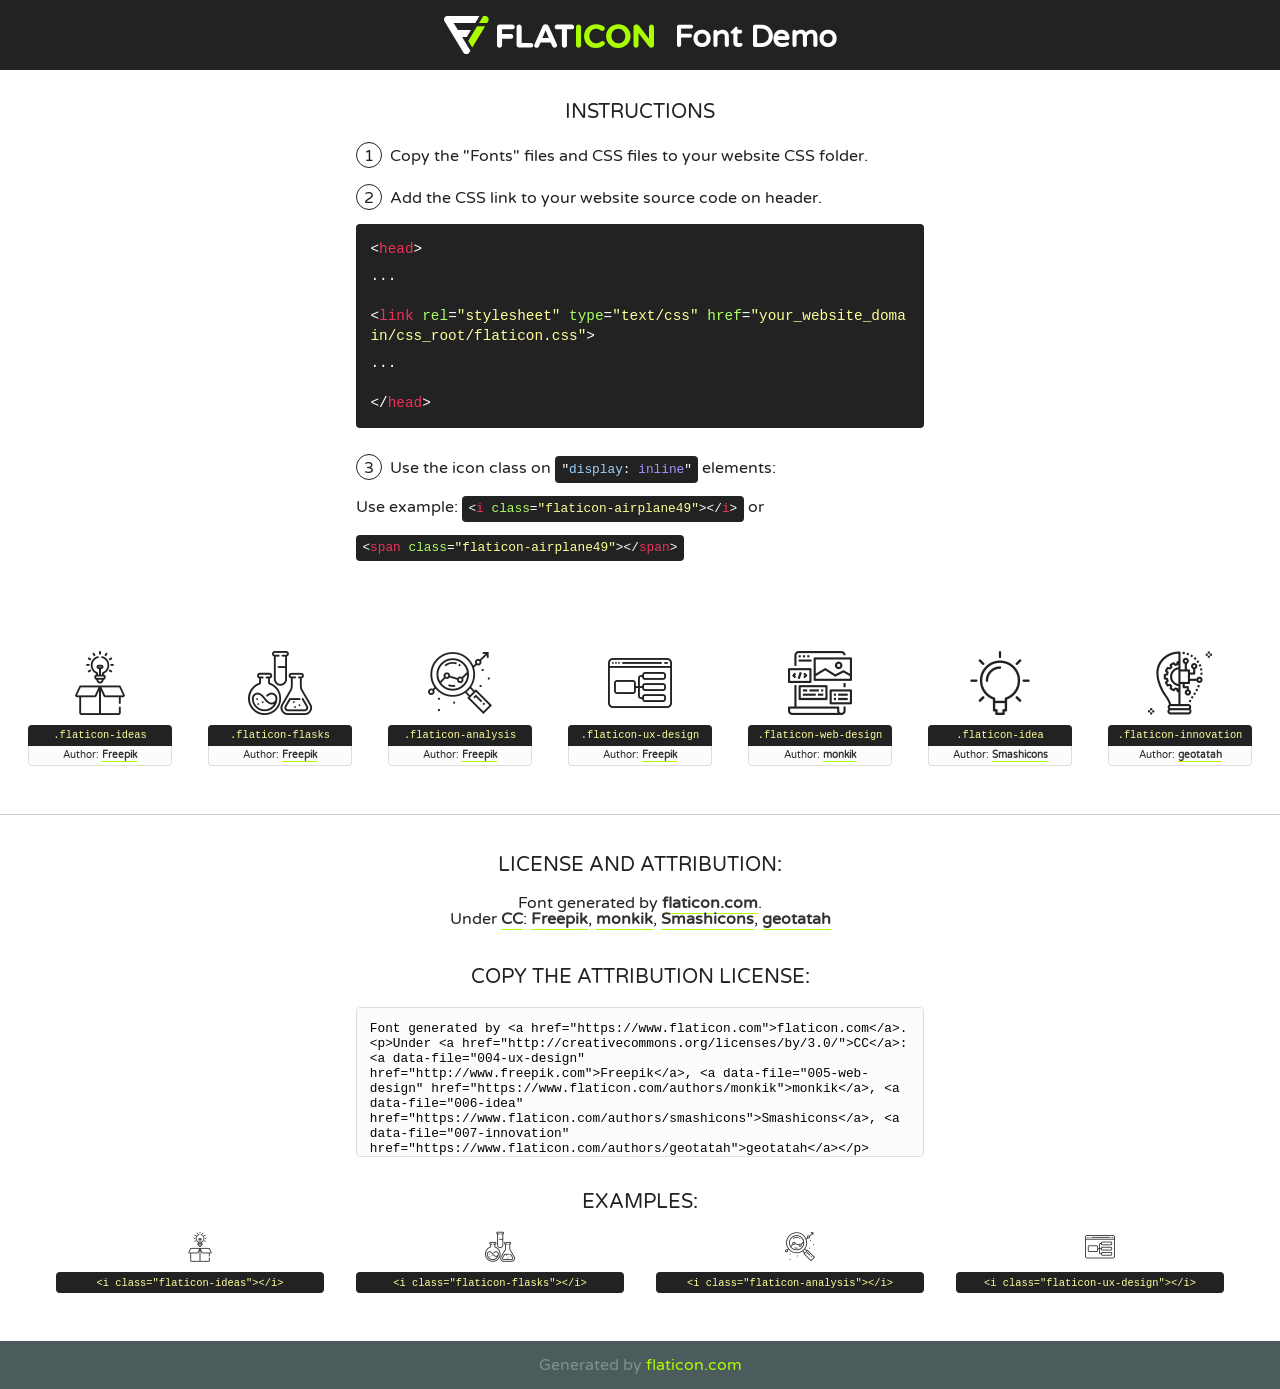
<file: fonts/flaticon/font/flaticon.html>
<!DOCTYPE html>
<!--
  Flaticon icon font: Flaticon
  Creation date: 20/03/2019 02:18
-->
<html>
<!DOCTYPE html>
<html>

<head>
    <title>Flaticon WebFont</title>
    <link href="http://fonts.googleapis.com/css?family=Varela+Round" rel="stylesheet" type="text/css" />
    <link rel="stylesheet" type="text/css" href="flaticon.css">
    <meta charset="UTF-8">
    <style>
    html, body, div, span, applet, object, iframe,
    h1, h2, h3, h4, h5, h6, p, blockquote, pre,
    a, abbr, acronym, address, big, cite, code,
    del, dfn, em, img, ins, kbd, q, s, samp,
    small, strike, strong, sub, sup, tt, var,
    b, u, i, center,
    dl, dt, dd, ol, ul, li,
    fieldset, form, label, legend,
    table, caption, tbody, tfoot, thead, tr, th, td,
    article, aside, canvas, details, embed, 
    figure, figcaption, footer, header, hgroup, 
    menu, nav, output, ruby, section, summary,
    time, mark, audio, video {
        margin: 0;
        padding: 0;
        border: 0;
        font-size: 100%;
        font: inherit;
        vertical-align: baseline;
    }
    /* HTML5 display-role reset for older browsers */
    article, aside, details, figcaption, figure, 
    footer, header, hgroup, menu, nav, section {
        display: block;
    }
    body {
        line-height: 1;
    }
    ol, ul {
        list-style: none;
    }
    blockquote, q {
        quotes: none;
    }
    blockquote:before, blockquote:after,
    q:before, q:after {
        content: '';
        content: none;
    }
    table {
        border-collapse: collapse;
        border-spacing: 0;
    }
    body {
        font-family: 'Varela Round', Helvetica, Arial, sans-serif;
        font-size: 16px;
        color: #222;
    }
    a {
        color: #333;
        border-bottom: 1px solid #a9fd00;
        font-weight: bold;
        text-decoration: none;
    }
    * {
        -moz-box-sizing: border-box;
        -webkit-box-sizing: border-box;
        box-sizing: border-box;
        margin: 0;
        padding: 0;
    }
    [class^="flaticon-"]:before, [class*=" flaticon-"]:before, [class^="flaticon-"]:after, [class*=" flaticon-"]:after {
        font-family: Flaticon;
        font-size: 30px;
        font-style: normal;
        margin-left: 20px;
        color: #333;
    }
    .wrapper {
        max-width: 600px;
        margin: auto;
        padding: 0 1em;
    }
    .title {
        font-size: 1.25em;
        text-align: center;
        margin-bottom: 1em;
        text-transform: uppercase;
    }
    header {
        text-align: center;
        background-color: #222;
        color: #fff;
        padding: 1em;
    }
    header .logo {
        width: 210px;
        height: 38px;
        display: inline-block;
        vertical-align: middle;
        margin-right: 1em;
        border: none;
    }
    header strong {
        font-size: 1.95em;
        font-weight: bold;
        vertical-align: middle;
        margin-top: 5px;
        display: inline-block;
    }
    .demo {
        margin: 2em auto;
        line-height: 1.25em;
    }
    .demo ul li {
        margin-bottom: 1em;
    }
    .demo ul li .num {
        color: #222;
        border-radius: 20px;
        display: inline-block;
        width: 26px;
        padding: 3px;
        height: 26px;
        text-align: center;
        margin-right: 0.5em;
        border: 1px solid #222;
    }
    .demo ul li code {
        background-color: #222;
        border-radius: 4px;
        padding: 0.25em 0.5em;
        display: inline-block;
        color: #fff;
        font-family: Consolas,Monaco,Lucida Console,Liberation Mono,DejaVu Sans Mono,Bitstream Vera Sans Mono,Courier New, monospace;
        font-weight: lighter;
        margin-top: 1em;
        font-size: 0.8em;
        word-break: break-all;
    }
    .demo ul li code.big {
        padding: 1em;
        font-size: 0.9em;
    }
    .demo ul li code .red {
        color: #EF3159;
    }
    .demo ul li code .green {
        color: #ACFF65;
    }
    .demo ul li code .yellow {
        color: #FFFF99;
    }
    .demo ul li code .blue {
        color: #99D3FF;
    }
    .demo ul li code .purple {
        color: #A295FF;
    }
    .demo ul li code .dots {
        margin-top: 0.5em;
        display: block;
    }
    #glyphs {
        border-bottom: 1px solid #ccc;
        padding: 2em 0;
        text-align: center;
    }
    .glyph {
        display: inline-block;
        width: 9em;
        margin: 1em;
        text-align: center;
        vertical-align: top;
        background: #FFF;
    }
    .glyph .glyph-icon {
        padding: 10px;
        display: block;
        font-family:"Flaticon";
        font-size: 64px;
        line-height: 1;
    }
    .glyph .glyph-icon:before {
        font-size: 64px;
        color: #222;
        margin-left: 0;
    }
    .class-name {
        font-size: 0.65em;
        background-color: #222;
        color: #fff;
        border-radius: 4px 4px 0 0;
        padding: 0.5em;
        color: #FFFF99;
        font-family: Consolas,Monaco,Lucida Console,Liberation Mono,DejaVu Sans Mono,Bitstream Vera Sans Mono,Courier New, monospace;
    }
    .author-name {
        font-size: 0.6em;
        background-color: #fcfcfd;
        border: 1px solid #DEDEE4;
        border-top: 0;
        border-radius: 0 0 4px 4px;
        padding: 0.5em;
    }
    .class-name:last-child {
        font-size: 10px;
        color:#888;
    }
    .class-name:last-child a {
        font-size: 10px;
        color:#555;
    }
    .class-name:last-child a:hover {
        color:#a9fd00;
    }
    .glyph > input {
        display: block;
        width: 100px;
        margin: 5px auto;
        text-align: center;
        font-size: 12px;
        cursor: text;
    }
    .glyph > input.icon-input {
        font-family:"Flaticon";
        font-size: 16px;
        margin-bottom: 10px;
    }
    .attribution .title {
        margin-top: 2em;
    }
    .attribution textarea {
        background-color: #fcfcfd;
        padding: 1em;
        border: none;
        box-shadow: none;
        border: 1px solid #DEDEE4;
        border-radius: 4px;
        resize: none;
        width: 100%;
        height: 150px;
        font-size: 0.8em;
        font-family: Consolas,Monaco,Lucida Console,Liberation Mono,DejaVu Sans Mono,Bitstream Vera Sans Mono,Courier New, monospace;
        -webkit-appearance: none;
    }
    .iconsuse {
        margin: 2em auto;
        text-align: center;
        max-width: 1200px;
    }
    .iconsuse:after {
        content: '';
        display: table;
        clear: both;
    }
    .iconsuse .image {
        float: left;
        width: 25%;
        padding: 0 1em;
    }
    .iconsuse .image p {
        margin-bottom: 1em;
    }
    .iconsuse .image span {
        display: block;
        font-size: 0.65em;
        background-color: #222;
        color: #fff;
        border-radius: 4px;
        padding: 0.5em;
        color: #FFFF99;
        margin-top: 1em;
        font-family: Consolas,Monaco,Lucida Console,Liberation Mono,DejaVu Sans Mono,Bitstream Vera Sans Mono,Courier New, monospace;
    }
    #footer {
        text-align: center;
        background-color: #4C5B5C;
        color: #7c9192;
        padding: 1em;
    }
    #footer a {
        border: none;
        color: #a9fd00;
        font-weight: normal;
    }
    @media (max-width: 960px) {
        .iconsuse .image {
            width: 50%;
        }
    }
    @media (max-width: 560px) {
        .iconsuse .image {
            width: 100%;
        }
    }
    </style>
</head>

<body class="characters-off">

    <header>
        <a href="https://www.flaticon.com" target="_blank" class="logo">
            <svg version="1.1" xmlns="http://www.w3.org/2000/svg" xmlns:xlink="http://www.w3.org/1999/xlink" xmlns:a="http://ns.adobe.com/AdobeSVGViewerExtensions/3.0/" viewBox="0 0 560.875 102.036" enable-background="new 0 0 560.875 102.036" xml:space="preserve">
                <defs>
                </defs>
                <g>
                    <g class="letters">
                        <path fill="#ffffff" d="M141.596,29.675c0-3.777,2.985-6.767,6.764-6.767h34.438c3.426,0,6.15,2.728,6.15,6.15
                        c0,3.43-2.724,6.149-6.15,6.149h-27.674v13.091h23.719c3.429,0,6.151,2.724,6.151,6.15c0,3.43-2.723,6.149-6.151,6.149h-23.719
                        v17.574c0,3.773-2.986,6.761-6.764,6.761c-3.779,0-6.764-2.989-6.764-6.761V29.675z"></path>
                        <path fill="#ffffff" d="M193.844,29.149c0-3.781,2.985-6.767,6.764-6.767c3.776,0,6.763,2.985,6.763,6.767v42.957h25.039
                        c3.426,0,6.149,2.726,6.149,6.153c0,3.425-2.723,6.15-6.149,6.15h-31.802c-3.779,0-6.764-2.986-6.764-6.768V29.149z"></path>
                        <path fill="#ffffff" d="M241.891,75.71l21.438-48.407c1.492-3.341,4.215-5.357,7.906-5.357h0.792
                        c3.686,0,6.323,2.017,7.815,5.357l21.439,48.407c0.436,0.967,0.701,1.845,0.701,2.723c0,3.602-2.809,6.501-6.414,6.501
                        c-3.161,0-5.269-1.845-6.499-4.655l-4.132-9.661h-27.059l-4.301,10.102c-1.144,2.631-3.426,4.214-6.237,4.214
                        c-3.517,0-6.24-2.81-6.24-6.325C241.1,77.64,241.451,76.677,241.891,75.71z M279.932,58.666l-8.521-20.297l-8.526,20.297H279.932
                        z"></path>
                        <path fill="#ffffff" d="M314.864,35.387H301.86c-3.429,0-6.239-2.813-6.239-6.238c0-3.429,2.811-6.24,6.239-6.24h39.533
                        c3.426,0,6.237,2.811,6.237,6.24c0,3.425-2.811,6.238-6.237,6.238h-13.001v42.785c0,3.773-2.99,6.761-6.764,6.761
                        c-3.779,0-6.764-2.989-6.764-6.761V35.387z"></path>
                        <path fill="#A9FD00" d="M352.615,29.149c0-3.781,2.985-6.767,6.767-6.767c3.774,0,6.761,2.985,6.761,6.767v49.024
                        c0,3.773-2.987,6.761-6.761,6.761c-3.781,0-6.767-2.989-6.767-6.761V29.149z"></path>
                        <path fill="#A9FD00" d="M374.132,53.836v-0.179c0-17.481,13.178-31.801,32.065-31.801c9.22,0,15.459,2.458,20.557,6.238
                        c1.402,1.054,2.637,2.985,2.637,5.357c0,3.692-2.985,6.59-6.681,6.59c-1.845,0-3.071-0.702-4.044-1.319
                        c-3.776-2.813-7.729-4.393-12.562-4.393c-10.364,0-17.831,8.611-17.831,19.154v0.173c0,10.542,7.291,19.329,17.831,19.329
                        c5.715,0,9.492-1.756,13.359-4.834c1.049-0.874,2.458-1.491,4.039-1.491c3.429,0,6.325,2.813,6.325,6.236
                        c0,2.106-1.056,3.78-2.282,4.834c-5.539,4.834-12.036,7.733-21.878,7.733C387.572,85.464,374.132,71.493,374.132,53.836z"></path>
                        <path fill="#A9FD00" d="M433.009,53.836v-0.179c0-17.481,13.79-31.801,32.766-31.801c18.981,0,32.592,14.143,32.592,31.628v0.173
                        c0,17.483-13.785,31.807-32.769,31.807C446.625,85.464,433.009,71.32,433.009,53.836z M484.224,53.836v-0.179
                        c0-10.539-7.725-19.326-18.626-19.326c-10.893,0-18.449,8.611-18.449,19.154v0.173c0,10.542,7.73,19.329,18.626,19.329
                        C476.676,72.986,484.224,64.378,484.224,53.836z"></path>
                        <path fill="#A9FD00" d="M506.233,29.321c0-3.774,2.99-6.763,6.767-6.763h1.401c3.252,0,5.183,1.583,7.029,3.953l26.093,34.265
                        V29.059c0-3.692,2.99-6.677,6.681-6.677c3.683,0,6.671,2.985,6.671,6.677v48.934c0,3.78-2.987,6.765-6.764,6.765h-0.436
                        c-3.257,0-5.188-1.581-7.034-3.953l-27.056-35.492v32.944c0,3.687-2.985,6.676-6.678,6.676c-3.683,0-6.673-2.989-6.673-6.676
                        V29.321z"></path>
                    </g>
                    <g class="insignia">
                        <path fill="#ffffff" d="M48.372,56.137h12.517l11.156-18.537H37.186L25.688,18.539h57.825L94.668,0H9.271
                        C5.925,0,2.842,1.801,1.198,4.716c-1.644,2.907-1.593,6.482,0.134,9.343l50.38,83.501c1.678,2.781,4.689,4.476,7.938,4.476
                        c3.246,0,6.257-1.695,7.935-4.476l2.898-4.804L48.372,56.137z"></path>
                        <g class="i">
                            <path fill="#A9FD00" d="M93.575,18.539h0.031v0.004l21.652,0.004l2.705-4.488c1.727-2.861,1.778-6.436,0.133-9.343
                            C116.454,1.801,113.371,0,110.026,0h-5.294L93.575,18.539z"></path>
                            <polygon fill="#A9FD00" points="88.291,27.356 64.725,66.486 75.519,84.404 109.942,27.356"></polygon>
                        </g>
                    </g>
                </g>
            </svg>
        </a>
        <strong>Font Demo</strong>
    </header>


    <section class="demo wrapper">

        <p class="title">Instructions</p>

        <ul>
            <li>
                <span class="num">1</span>Copy the "Fonts" files and CSS files to your website CSS folder.
            </li>
            <li>
                <span class="num">2</span>Add the CSS link to your website source code on header.
                <code class="big">
                    &lt;<span class="red">head</span>&gt;
                    <br/><span class="dots">...</span>
                    <br/>&lt;<span class="red">link</span> <span class="green">rel</span>=<span class="yellow">"stylesheet"</span> <span class="green">type</span>=<span class="yellow">"text/css"</span> <span class="green">href</span>=<span class="yellow">"your_website_domain/css_root/flaticon.css"</span>&gt;
                    <br/><span class="dots">...</span>
                    <br/>&lt;/<span class="red">head</span>&gt;
                </code>
            </li>

            <li>
                <p>
                    <span class="num">3</span>Use the icon class on <code>"<span class="blue">display</span>:<span class="purple"> inline</span>"</code> elements:
                    <br />
                    Use example: <code>&lt;<span class="red">i</span> <span class="green">class</span>=<span class="yellow">&quot;flaticon-airplane49&quot;</span>&gt;&lt;/<span class="red">i</span>&gt;</code> or <code>&lt;<span class="red">span</span> <span class="green">class</span>=<span class="yellow">&quot;flaticon-airplane49&quot;</span>&gt;&lt;/<span class="red">span</span>&gt;</code>
            </li>
        </ul>

    </section>




   <section id="glyphs">          
    
      
        <div class="glyph"><div class="glyph-icon flaticon-ideas"></div>
            <div class="class-name">.flaticon-ideas</div>
            <div class="author-name">Author: <a data-file="001-ideas" href="http://www.freepik.com">Freepik</a> </div> 
        </div>        
        
        <div class="glyph"><div class="glyph-icon flaticon-flasks"></div>
            <div class="class-name">.flaticon-flasks</div>
            <div class="author-name">Author: <a data-file="002-flasks" href="http://www.freepik.com">Freepik</a> </div> 
        </div>        
        
        <div class="glyph"><div class="glyph-icon flaticon-analysis"></div>
            <div class="class-name">.flaticon-analysis</div>
            <div class="author-name">Author: <a data-file="003-analysis" href="http://www.freepik.com">Freepik</a> </div> 
        </div>        
        
        <div class="glyph"><div class="glyph-icon flaticon-ux-design"></div>
            <div class="class-name">.flaticon-ux-design</div>
            <div class="author-name">Author: <a data-file="004-ux-design" href="http://www.freepik.com">Freepik</a> </div> 
        </div>        
        
        <div class="glyph"><div class="glyph-icon flaticon-web-design"></div>
            <div class="class-name">.flaticon-web-design</div>
            <div class="author-name">Author: <a data-file="005-web-design" href="https://www.flaticon.com/authors/monkik">monkik</a> </div> 
        </div>        
        
        <div class="glyph"><div class="glyph-icon flaticon-idea"></div>
            <div class="class-name">.flaticon-idea</div>
            <div class="author-name">Author: <a data-file="006-idea" href="https://www.flaticon.com/authors/smashicons">Smashicons</a> </div> 
        </div>        
        
        <div class="glyph"><div class="glyph-icon flaticon-innovation"></div>
            <div class="class-name">.flaticon-innovation</div>
            <div class="author-name">Author: <a data-file="007-innovation" href="https://www.flaticon.com/authors/geotatah">geotatah</a> </div> 
        </div>        
        

    </section>



    <section class="attribution wrapper"   style="text-align:center;">

      <div class="title">License and attribution:</div><div class="attrDiv">Font generated by <a href="https://www.flaticon.com">flaticon.com</a>. <div><p>Under <a href="http://creativecommons.org/licenses/by/3.0/">CC</a>: <a data-file="004-ux-design" href="http://www.freepik.com">Freepik</a>, <a data-file="005-web-design" href="https://www.flaticon.com/authors/monkik">monkik</a>, <a data-file="006-idea" href="https://www.flaticon.com/authors/smashicons">Smashicons</a>, <a data-file="007-innovation" href="https://www.flaticon.com/authors/geotatah">geotatah</a></p>  </div>
      </div>
      <div class="title">Copy the Attribution License:</div>

    <textarea onclick="this.focus();this.select();">Font generated by &lt;a href=&quot;https://www.flaticon.com&quot;&gt;flaticon.com&lt;/a&gt;. <p>Under <a href="http://creativecommons.org/licenses/by/3.0/">CC</a>: <a data-file="004-ux-design" href="http://www.freepik.com">Freepik</a>, <a data-file="005-web-design" href="https://www.flaticon.com/authors/monkik">monkik</a>, <a data-file="006-idea" href="https://www.flaticon.com/authors/smashicons">Smashicons</a>, <a data-file="007-innovation" href="https://www.flaticon.com/authors/geotatah">geotatah</a></p>  
     </textarea>

    </section>

    <section class="iconsuse">

          <div class="title">Examples:</div>            
             
            <div class="image">
                <p>
                    <i class="glyph-icon flaticon-ideas"></i> 
                    <span>&lt;i class=&quot;flaticon-ideas&quot;&gt;&lt;/i&gt;</span>
                </p>
            </div>
            
            <div class="image">
                <p>
                    <i class="glyph-icon flaticon-flasks"></i> 
                    <span>&lt;i class=&quot;flaticon-flasks&quot;&gt;&lt;/i&gt;</span>
                </p>
            </div>
            
            <div class="image">
                <p>
                    <i class="glyph-icon flaticon-analysis"></i> 
                    <span>&lt;i class=&quot;flaticon-analysis&quot;&gt;&lt;/i&gt;</span>
                </p>
            </div>
            
            <div class="image">
                <p>
                    <i class="glyph-icon flaticon-ux-design"></i> 
                    <span>&lt;i class=&quot;flaticon-ux-design&quot;&gt;&lt;/i&gt;</span>
                </p>
            </div>
                       
        </div>
                            
    </section>

<div id="footer">
    <div>Generated by <a href="https://www.flaticon.com">flaticon.com</a>
    </div>
</div>



</body>
</html>
</file>
<file: css/flaticon.css>
/*
  	Flaticon icon font: Flaticon
  	Creation date: 04/01/2019 13:45
  	*/


@font-face {
  font-family: "Flaticon";
  src: url("../fonts/flaticon/font/Flaticon.eot");
  src: url("../fonts/flaticon/font/Flaticon.eot?#iefix") format("embedded-opentype"),
       url("../fonts/flaticon/font/Flaticon.woff") format("woff"),
       url("../fonts/flaticon/font/Flaticon.ttf") format("truetype"),
       url("../fonts/flaticon/font/Flaticon.svg#Flaticon") format("svg");
  font-weight: normal;
  font-style: normal;
}

@media screen and (-webkit-min-device-pixel-ratio:0) {
  @font-face {
    font-family: "Flaticon";
    src: url("../fonts/flaticon/font/Flaticon.svg#Flaticon") format("svg");
  }
}

[class^="flaticon-"]:before, [class*=" flaticon-"]:before,
[class^="flaticon-"]:after, [class*=" flaticon-"]:after {   
  font-family: Flaticon;
  font-style: normal;
  font-weight: normal;
  font-variant: normal;
  text-transform: none;
  line-height: 1;

  /* Better Font Rendering =========== */
  -webkit-font-smoothing: antialiased;
  -moz-osx-font-smoothing: grayscale;
}

.flaticon-ideas:before { content: "\f100"; }
.flaticon-flasks:before { content: "\f101"; }
.flaticon-analysis:before { content: "\f102"; }
.flaticon-ux-design:before { content: "\f103"; }
.flaticon-web-design:before { content: "\f104"; }
.flaticon-idea:before { content: "\f105"; }
.flaticon-innovation:before { content: "\f106"; }
</file>
<file: css/icomoon.css>
@font-face {
  font-family: 'icomoon';
  src:  url('../fonts/icomoon/icomoon.eot?6tt51o');
  src:  url('../fonts/icomoon/icomoon.eot?6tt51o#iefix') format('embedded-opentype'),
    url('../fonts/icomoon/icomoon.ttf?6tt51o') format('truetype'),
    url('../fonts/icomoon/icomoon.woff?6tt51o') format('woff'),
    url('../fonts/icomoon/icomoon.svg?6tt51o#icomoon') format('svg');
  font-weight: normal;
  font-style: normal;
}

[class^="icon-"], [class*=" icon-"] {
  /* use !important to prevent issues with browser extensions that change fonts */
  font-family: 'icomoon' !important;
  speak: none;
  font-style: normal;
  font-weight: normal;
  font-variant: normal;
  text-transform: none;
  line-height: 1;

  /* Better Font Rendering =========== */
  -webkit-font-smoothing: antialiased;
  -moz-osx-font-smoothing: grayscale;
}

.icon-asterisk:before {
  content: "\f069";
}
.icon-plus:before {
  content: "\f067";
}
.icon-question:before {
  content: "\f128";
}
.icon-minus:before {
  content: "\f068";
}
.icon-glass:before {
  content: "\f000";
}
.icon-music:before {
  content: "\f001";
}
.icon-search:before {
  content: "\f002";
}
.icon-envelope-o:before {
  content: "\f003";
}
.icon-heart:before {
  content: "\f004";
}
.icon-star:before {
  content: "\f005";
}
.icon-star-o:before {
  content: "\f006";
}
.icon-user:before {
  content: "\f007";
}
.icon-film:before {
  content: "\f008";
}
.icon-th-large:before {
  content: "\f009";
}
.icon-th:before {
  content: "\f00a";
}
.icon-th-list:before {
  content: "\f00b";
}
.icon-check:before {
  content: "\f00c";
}
.icon-close:before {
  content: "\f00d";
}
.icon-remove:before {
  content: "\f00d";
}
.icon-times:before {
  content: "\f00d";
}
.icon-search-plus:before {
  content: "\f00e";
}
.icon-search-minus:before {
  content: "\f010";
}
.icon-power-off:before {
  content: "\f011";
}
.icon-signal:before {
  content: "\f012";
}
.icon-cog:before {
  content: "\f013";
}
.icon-gear:before {
  content: "\f013";
}
.icon-trash-o:before {
  content: "\f014";
}
.icon-home:before {
  content: "\f015";
}
.icon-file-o:before {
  content: "\f016";
}
.icon-clock-o:before {
  content: "\f017";
}
.icon-road:before {
  content: "\f018";
}
.icon-download:before {
  content: "\f019";
}
.icon-arrow-circle-o-down:before {
  content: "\f01a";
}
.icon-arrow-circle-o-up:before {
  content: "\f01b";
}
.icon-inbox:before {
  content: "\f01c";
}
.icon-play-circle-o:before {
  content: "\f01d";
}
.icon-repeat:before {
  content: "\f01e";
}
.icon-rotate-right:before {
  content: "\f01e";
}
.icon-refresh:before {
  content: "\f021";
}
.icon-list-alt:before {
  content: "\f022";
}
.icon-lock:before {
  content: "\f023";
}
.icon-flag:before {
  content: "\f024";
}
.icon-headphones:before {
  content: "\f025";
}
.icon-volume-off:before {
  content: "\f026";
}
.icon-volume-down:before {
  content: "\f027";
}
.icon-volume-up:before {
  content: "\f028";
}
.icon-qrcode:before {
  content: "\f029";
}
.icon-barcode:before {
  content: "\f02a";
}
.icon-tag:before {
  content: "\f02b";
}
.icon-tags:before {
  content: "\f02c";
}
.icon-book:before {
  content: "\f02d";
}
.icon-bookmark:before {
  content: "\f02e";
}
.icon-print:before {
  content: "\f02f";
}
.icon-camera:before {
  content: "\f030";
}
.icon-font:before {
  content: "\f031";
}
.icon-bold:before {
  content: "\f032";
}
.icon-italic:before {
  content: "\f033";
}
.icon-text-height:before {
  content: "\f034";
}
.icon-text-width:before {
  content: "\f035";
}
.icon-align-left:before {
  content: "\f036";
}
.icon-align-center:before {
  content: "\f037";
}
.icon-align-right:before {
  content: "\f038";
}
.icon-align-justify:before {
  content: "\f039";
}
.icon-list:before {
  content: "\f03a";
}
.icon-dedent:before {
  content: "\f03b";
}
.icon-outdent:before {
  content: "\f03b";
}
.icon-indent:before {
  content: "\f03c";
}
.icon-video-camera:before {
  content: "\f03d";
}
.icon-image:before {
  content: "\f03e";
}
.icon-photo:before {
  content: "\f03e";
}
.icon-picture-o:before {
  content: "\f03e";
}
.icon-pencil:before {
  content: "\f040";
}
.icon-map-marker:before {
  content: "\f041";
}
.icon-adjust:before {
  content: "\f042";
}
.icon-tint:before {
  content: "\f043";
}
.icon-edit:before {
  content: "\f044";
}
.icon-pencil-square-o:before {
  content: "\f044";
}
.icon-share-square-o:before {
  content: "\f045";
}
.icon-check-square-o:before {
  content: "\f046";
}
.icon-arrows:before {
  content: "\f047";
}
.icon-step-backward:before {
  content: "\f048";
}
.icon-fast-backward:before {
  content: "\f049";
}
.icon-backward:before {
  content: "\f04a";
}
.icon-play:before {
  content: "\f04b";
}
.icon-pause:before {
  content: "\f04c";
}
.icon-stop:before {
  content: "\f04d";
}
.icon-forward:before {
  content: "\f04e";
}
.icon-fast-forward:before {
  content: "\f050";
}
.icon-step-forward:before {
  content: "\f051";
}
.icon-eject:before {
  content: "\f052";
}
.icon-chevron-left:before {
  content: "\f053";
}
.icon-chevron-right:before {
  content: "\f054";
}
.icon-plus-circle:before {
  content: "\f055";
}
.icon-minus-circle:before {
  content: "\f056";
}
.icon-times-circle:before {
  content: "\f057";
}
.icon-check-circle:before {
  content: "\f058";
}
.icon-question-circle:before {
  content: "\f059";
}
.icon-info-circle:before {
  content: "\f05a";
}
.icon-crosshairs:before {
  content: "\f05b";
}
.icon-times-circle-o:before {
  content: "\f05c";
}
.icon-check-circle-o:before {
  content: "\f05d";
}
.icon-ban:before {
  content: "\f05e";
}
.icon-arrow-left:before {
  content: "\f060";
}
.icon-arrow-right:before {
  content: "\f061";
}
.icon-arrow-up:before {
  content: "\f062";
}
.icon-arrow-down:before {
  content: "\f063";
}
.icon-mail-forward:before {
  content: "\f064";
}
.icon-share:before {
  content: "\f064";
}
.icon-expand:before {
  content: "\f065";
}
.icon-compress:before {
  content: "\f066";
}
.icon-exclamation-circle:before {
  content: "\f06a";
}
.icon-gift:before {
  content: "\f06b";
}
.icon-leaf:before {
  content: "\f06c";
}
.icon-fire:before {
  content: "\f06d";
}
.icon-eye:before {
  content: "\f06e";
}
.icon-eye-slash:before {
  content: "\f070";
}
.icon-exclamation-triangle:before {
  content: "\f071";
}
.icon-warning:before {
  content: "\f071";
}
.icon-plane:before {
  content: "\f072";
}
.icon-calendar:before {
  content: "\f073";
}
.icon-random:before {
  content: "\f074";
}
.icon-comment:before {
  content: "\f075";
}
.icon-magnet:before {
  content: "\f076";
}
.icon-chevron-up:before {
  content: "\f077";
}
.icon-chevron-down:before {
  content: "\f078";
}
.icon-retweet:before {
  content: "\f079";
}
.icon-shopping-cart:before {
  content: "\f07a";
}
.icon-folder:before {
  content: "\f07b";
}
.icon-folder-open:before {
  content: "\f07c";
}
.icon-arrows-v:before {
  content: "\f07d";
}
.icon-arrows-h:before {
  content: "\f07e";
}
.icon-bar-chart:before {
  content: "\f080";
}
.icon-bar-chart-o:before {
  content: "\f080";
}
.icon-twitter-square:before {
  content: "\f081";
}
.icon-facebook-square:before {
  content: "\f082";
}
.icon-camera-retro:before {
  content: "\f083";
}
.icon-key:before {
  content: "\f084";
}
.icon-cogs:before {
  content: "\f085";
}
.icon-gears:before {
  content: "\f085";
}
.icon-comments:before {
  content: "\f086";
}
.icon-thumbs-o-up:before {
  content: "\f087";
}
.icon-thumbs-o-down:before {
  content: "\f088";
}
.icon-star-half:before {
  content: "\f089";
}
.icon-heart-o:before {
  content: "\f08a";
}
.icon-sign-out:before {
  content: "\f08b";
}
.icon-linkedin-square:before {
  content: "\f08c";
}
.icon-thumb-tack:before {
  content: "\f08d";
}
.icon-external-link:before {
  content: "\f08e";
}
.icon-sign-in:before {
  content: "\f090";
}
.icon-trophy:before {
  content: "\f091";
}
.icon-github-square:before {
  content: "\f092";
}
.icon-upload:before {
  content: "\f093";
}
.icon-lemon-o:before {
  content: "\f094";
}
.icon-phone:before {
  content: "\f095";
}
.icon-square-o:before {
  content: "\f096";
}
.icon-bookmark-o:before {
  content: "\f097";
}
.icon-phone-square:before {
  content: "\f098";
}
.icon-twitter:before {
  content: "\f099";
}
.icon-facebook:before {
  content: "\f09a";
}
.icon-facebook-f:before {
  content: "\f09a";
}
.icon-github:before {
  content: "\f09b";
}
.icon-unlock:before {
  content: "\f09c";
}
.icon-credit-card:before {
  content: "\f09d";
}
.icon-feed:before {
  content: "\f09e";
}
.icon-rss:before {
  content: "\f09e";
}
.icon-hdd-o:before {
  content: "\f0a0";
}
.icon-bullhorn:before {
  content: "\f0a1";
}
.icon-bell-o:before {
  content: "\f0a2";
}
.icon-certificate:before {
  content: "\f0a3";
}
.icon-hand-o-right:before {
  content: "\f0a4";
}
.icon-hand-o-left:before {
  content: "\f0a5";
}
.icon-hand-o-up:before {
  content: "\f0a6";
}
.icon-hand-o-down:before {
  content: "\f0a7";
}
.icon-arrow-circle-left:before {
  content: "\f0a8";
}
.icon-arrow-circle-right:before {
  content: "\f0a9";
}
.icon-arrow-circle-up:before {
  content: "\f0aa";
}
.icon-arrow-circle-down:before {
  content: "\f0ab";
}
.icon-globe:before {
  content: "\f0ac";
}
.icon-wrench:before {
  content: "\f0ad";
}
.icon-tasks:before {
  content: "\f0ae";
}
.icon-filter:before {
  content: "\f0b0";
}
.icon-briefcase:before {
  content: "\f0b1";
}
.icon-arrows-alt:before {
  content: "\f0b2";
}
.icon-group:before {
  content: "\f0c0";
}
.icon-users:before {
  content: "\f0c0";
}
.icon-chain:before {
  content: "\f0c1";
}
.icon-link:before {
  content: "\f0c1";
}
.icon-cloud:before {
  content: "\f0c2";
}
.icon-flask:before {
  content: "\f0c3";
}
.icon-cut:before {
  content: "\f0c4";
}
.icon-scissors:before {
  content: "\f0c4";
}
.icon-copy:before {
  content: "\f0c5";
}
.icon-files-o:before {
  content: "\f0c5";
}
.icon-paperclip:before {
  content: "\f0c6";
}
.icon-floppy-o:before {
  content: "\f0c7";
}
.icon-save:before {
  content: "\f0c7";
}
.icon-square:before {
  content: "\f0c8";
}
.icon-bars:before {
  content: "\f0c9";
}
.icon-navicon:before {
  content: "\f0c9";
}
.icon-reorder:before {
  content: "\f0c9";
}
.icon-list-ul:before {
  content: "\f0ca";
}
.icon-list-ol:before {
  content: "\f0cb";
}
.icon-strikethrough:before {
  content: "\f0cc";
}
.icon-underline:before {
  content: "\f0cd";
}
.icon-table:before {
  content: "\f0ce";
}
.icon-magic:before {
  content: "\f0d0";
}
.icon-truck:before {
  content: "\f0d1";
}
.icon-pinterest:before {
  content: "\f0d2";
}
.icon-pinterest-square:before {
  content: "\f0d3";
}
.icon-google-plus-square:before {
  content: "\f0d4";
}
.icon-google-plus:before {
  content: "\f0d5";
}
.icon-money:before {
  content: "\f0d6";
}
.icon-caret-down:before {
  content: "\f0d7";
}
.icon-caret-up:before {
  content: "\f0d8";
}
.icon-caret-left:before {
  content: "\f0d9";
}
.icon-caret-right:before {
  content: "\f0da";
}
.icon-columns:before {
  content: "\f0db";
}
.icon-sort:before {
  content: "\f0dc";
}
.icon-unsorted:before {
  content: "\f0dc";
}
.icon-sort-desc:before {
  content: "\f0dd";
}
.icon-sort-down:before {
  content: "\f0dd";
}
.icon-sort-asc:before {
  content: "\f0de";
}
.icon-sort-up:before {
  content: "\f0de";
}
.icon-envelope:before {
  content: "\f0e0";
}
.icon-linkedin:before {
  content: "\f0e1";
}
.icon-rotate-left:before {
  content: "\f0e2";
}
.icon-undo:before {
  content: "\f0e2";
}
.icon-gavel:before {
  content: "\f0e3";
}
.icon-legal:before {
  content: "\f0e3";
}
.icon-dashboard:before {
  content: "\f0e4";
}
.icon-tachometer:before {
  content: "\f0e4";
}
.icon-comment-o:before {
  content: "\f0e5";
}
.icon-comments-o:before {
  content: "\f0e6";
}
.icon-bolt:before {
  content: "\f0e7";
}
.icon-flash:before {
  content: "\f0e7";
}
.icon-sitemap:before {
  content: "\f0e8";
}
.icon-umbrella:before {
  content: "\f0e9";
}
.icon-clipboard:before {
  content: "\f0ea";
}
.icon-paste:before {
  content: "\f0ea";
}
.icon-lightbulb-o:before {
  content: "\f0eb";
}
.icon-exchange:before {
  content: "\f0ec";
}
.icon-cloud-download:before {
  content: "\f0ed";
}
.icon-cloud-upload:before {
  content: "\f0ee";
}
.icon-user-md:before {
  content: "\f0f0";
}
.icon-stethoscope:before {
  content: "\f0f1";
}
.icon-suitcase:before {
  content: "\f0f2";
}
.icon-bell:before {
  content: "\f0f3";
}
.icon-coffee:before {
  content: "\f0f4";
}
.icon-cutlery:before {
  content: "\f0f5";
}
.icon-file-text-o:before {
  content: "\f0f6";
}
.icon-building-o:before {
  content: "\f0f7";
}
.icon-hospital-o:before {
  content: "\f0f8";
}
.icon-ambulance:before {
  content: "\f0f9";
}
.icon-medkit:before {
  content: "\f0fa";
}
.icon-fighter-jet:before {
  content: "\f0fb";
}
.icon-beer:before {
  content: "\f0fc";
}
.icon-h-square:before {
  content: "\f0fd";
}
.icon-plus-square:before {
  content: "\f0fe";
}
.icon-angle-double-left:before {
  content: "\f100";
}
.icon-angle-double-right:before {
  content: "\f101";
}
.icon-angle-double-up:before {
  content: "\f102";
}
.icon-angle-double-down:before {
  content: "\f103";
}
.icon-angle-left:before {
  content: "\f104";
}
.icon-angle-right:before {
  content: "\f105";
}
.icon-angle-up:before {
  content: "\f106";
}
.icon-angle-down:before {
  content: "\f107";
}
.icon-desktop:before {
  content: "\f108";
}
.icon-laptop:before {
  content: "\f109";
}
.icon-tablet:before {
  content: "\f10a";
}
.icon-mobile:before {
  content: "\f10b";
}
.icon-mobile-phone:before {
  content: "\f10b";
}
.icon-circle-o:before {
  content: "\f10c";
}
.icon-quote-left:before {
  content: "\f10d";
}
.icon-quote-right:before {
  content: "\f10e";
}
.icon-spinner:before {
  content: "\f110";
}
.icon-circle:before {
  content: "\f111";
}
.icon-mail-reply:before {
  content: "\f112";
}
.icon-reply:before {
  content: "\f112";
}
.icon-github-alt:before {
  content: "\f113";
}
.icon-folder-o:before {
  content: "\f114";
}
.icon-folder-open-o:before {
  content: "\f115";
}
.icon-smile-o:before {
  content: "\f118";
}
.icon-frown-o:before {
  content: "\f119";
}
.icon-meh-o:before {
  content: "\f11a";
}
.icon-gamepad:before {
  content: "\f11b";
}
.icon-keyboard-o:before {
  content: "\f11c";
}
.icon-flag-o:before {
  content: "\f11d";
}
.icon-flag-checkered:before {
  content: "\f11e";
}
.icon-terminal:before {
  content: "\f120";
}
.icon-code:before {
  content: "\f121";
}
.icon-mail-reply-all:before {
  content: "\f122";
}
.icon-reply-all:before {
  content: "\f122";
}
.icon-star-half-empty:before {
  content: "\f123";
}
.icon-star-half-full:before {
  content: "\f123";
}
.icon-star-half-o:before {
  content: "\f123";
}
.icon-location-arrow:before {
  content: "\f124";
}
.icon-crop:before {
  content: "\f125";
}
.icon-code-fork:before {
  content: "\f126";
}
.icon-chain-broken:before {
  content: "\f127";
}
.icon-unlink:before {
  content: "\f127";
}
.icon-info:before {
  content: "\f129";
}
.icon-exclamation:before {
  content: "\f12a";
}
.icon-superscript:before {
  content: "\f12b";
}
.icon-subscript:before {
  content: "\f12c";
}
.icon-eraser:before {
  content: "\f12d";
}
.icon-puzzle-piece:before {
  content: "\f12e";
}
.icon-microphone:before {
  content: "\f130";
}
.icon-microphone-slash:before {
  content: "\f131";
}
.icon-shield:before {
  content: "\f132";
}
.icon-calendar-o:before {
  content: "\f133";
}
.icon-fire-extinguisher:before {
  content: "\f134";
}
.icon-rocket:before {
  content: "\f135";
}
.icon-maxcdn:before {
  content: "\f136";
}
.icon-chevron-circle-left:before {
  content: "\f137";
}
.icon-chevron-circle-right:before {
  content: "\f138";
}
.icon-chevron-circle-up:before {
  content: "\f139";
}
.icon-chevron-circle-down:before {
  content: "\f13a";
}
.icon-html5:before {
  content: "\f13b";
}
.icon-css3:before {
  content: "\f13c";
}
.icon-anchor:before {
  content: "\f13d";
}
.icon-unlock-alt:before {
  content: "\f13e";
}
.icon-bullseye:before {
  content: "\f140";
}
.icon-ellipsis-h:before {
  content: "\f141";
}
.icon-ellipsis-v:before {
  content: "\f142";
}
.icon-rss-square:before {
  content: "\f143";
}
.icon-play-circle:before {
  content: "\f144";
}
.icon-ticket:before {
  content: "\f145";
}
.icon-minus-square:before {
  content: "\f146";
}
.icon-minus-square-o:before {
  content: "\f147";
}
.icon-level-up:before {
  content: "\f148";
}
.icon-level-down:before {
  content: "\f149";
}
.icon-check-square:before {
  content: "\f14a";
}
.icon-pencil-square:before {
  content: "\f14b";
}
.icon-external-link-square:before {
  content: "\f14c";
}
.icon-share-square:before {
  content: "\f14d";
}
.icon-compass:before {
  content: "\f14e";
}
.icon-caret-square-o-down:before {
  content: "\f150";
}
.icon-toggle-down:before {
  content: "\f150";
}
.icon-caret-square-o-up:before {
  content: "\f151";
}
.icon-toggle-up:before {
  content: "\f151";
}
.icon-caret-square-o-right:before {
  content: "\f152";
}
.icon-toggle-right:before {
  content: "\f152";
}
.icon-eur:before {
  content: "\f153";
}
.icon-euro:before {
  content: "\f153";
}
.icon-gbp:before {
  content: "\f154";
}
.icon-dollar:before {
  content: "\f155";
}
.icon-usd:before {
  content: "\f155";
}
.icon-inr:before {
  content: "\f156";
}
.icon-rupee:before {
  content: "\f156";
}
.icon-cny:before {
  content: "\f157";
}
.icon-jpy:before {
  content: "\f157";
}
.icon-rmb:before {
  content: "\f157";
}
.icon-yen:before {
  content: "\f157";
}
.icon-rouble:before {
  content: "\f158";
}
.icon-rub:before {
  content: "\f158";
}
.icon-ruble:before {
  content: "\f158";
}
.icon-krw:before {
  content: "\f159";
}
.icon-won:before {
  content: "\f159";
}
.icon-bitcoin:before {
  content: "\f15a";
}
.icon-btc:before {
  content: "\f15a";
}
.icon-file:before {
  content: "\f15b";
}
.icon-file-text:before {
  content: "\f15c";
}
.icon-sort-alpha-asc:before {
  content: "\f15d";
}
.icon-sort-alpha-desc:before {
  content: "\f15e";
}
.icon-sort-amount-asc:before {
  content: "\f160";
}
.icon-sort-amount-desc:before {
  content: "\f161";
}
.icon-sort-numeric-asc:before {
  content: "\f162";
}
.icon-sort-numeric-desc:before {
  content: "\f163";
}
.icon-thumbs-up:before {
  content: "\f164";
}
.icon-thumbs-down:before {
  content: "\f165";
}
.icon-youtube-square:before {
  content: "\f166";
}
.icon-youtube:before {
  content: "\f167";
}
.icon-xing:before {
  content: "\f168";
}
.icon-xing-square:before {
  content: "\f169";
}
.icon-youtube-play:before {
  content: "\f16a";
}
.icon-dropbox:before {
  content: "\f16b";
}
.icon-stack-overflow:before {
  content: "\f16c";
}
.icon-instagram:before {
  content: "\f16d";
}
.icon-flickr:before {
  content: "\f16e";
}
.icon-adn:before {
  content: "\f170";
}
.icon-bitbucket:before {
  content: "\f171";
}
.icon-bitbucket-square:before {
  content: "\f172";
}
.icon-tumblr:before {
  content: "\f173";
}
.icon-tumblr-square:before {
  content: "\f174";
}
.icon-long-arrow-down:before {
  content: "\f175";
}
.icon-long-arrow-up:before {
  content: "\f176";
}
.icon-long-arrow-left:before {
  content: "\f177";
}
.icon-long-arrow-right:before {
  content: "\f178";
}
.icon-apple:before {
  content: "\f179";
}
.icon-windows:before {
  content: "\f17a";
}
.icon-android:before {
  content: "\f17b";
}
.icon-linux:before {
  content: "\f17c";
}
.icon-dribbble:before {
  content: "\f17d";
}
.icon-skype:before {
  content: "\f17e";
}
.icon-foursquare:before {
  content: "\f180";
}
.icon-trello:before {
  content: "\f181";
}
.icon-female:before {
  content: "\f182";
}
.icon-male:before {
  content: "\f183";
}
.icon-gittip:before {
  content: "\f184";
}
.icon-gratipay:before {
  content: "\f184";
}
.icon-sun-o:before {
  content: "\f185";
}
.icon-moon-o:before {
  content: "\f186";
}
.icon-archive:before {
  content: "\f187";
}
.icon-bug:before {
  content: "\f188";
}
.icon-vk:before {
  content: "\f189";
}
.icon-weibo:before {
  content: "\f18a";
}
.icon-renren:before {
  content: "\f18b";
}
.icon-pagelines:before {
  content: "\f18c";
}
.icon-stack-exchange:before {
  content: "\f18d";
}
.icon-arrow-circle-o-right:before {
  content: "\f18e";
}
.icon-arrow-circle-o-left:before {
  content: "\f190";
}
.icon-caret-square-o-left:before {
  content: "\f191";
}
.icon-toggle-left:before {
  content: "\f191";
}
.icon-dot-circle-o:before {
  content: "\f192";
}
.icon-wheelchair:before {
  content: "\f193";
}
.icon-vimeo-square:before {
  content: "\f194";
}
.icon-try:before {
  content: "\f195";
}
.icon-turkish-lira:before {
  content: "\f195";
}
.icon-plus-square-o:before {
  content: "\f196";
}
.icon-space-shuttle:before {
  content: "\f197";
}
.icon-slack:before {
  content: "\f198";
}
.icon-envelope-square:before {
  content: "\f199";
}
.icon-wordpress:before {
  content: "\f19a";
}
.icon-openid:before {
  content: "\f19b";
}
.icon-bank:before {
  content: "\f19c";
}
.icon-institution:before {
  content: "\f19c";
}
.icon-university:before {
  content: "\f19c";
}
.icon-graduation-cap:before {
  content: "\f19d";
}
.icon-mortar-board:before {
  content: "\f19d";
}
.icon-yahoo:before {
  content: "\f19e";
}
.icon-google:before {
  content: "\f1a0";
}
.icon-reddit:before {
  content: "\f1a1";
}
.icon-reddit-square:before {
  content: "\f1a2";
}
.icon-stumbleupon-circle:before {
  content: "\f1a3";
}
.icon-stumbleupon:before {
  content: "\f1a4";
}
.icon-delicious:before {
  content: "\f1a5";
}
.icon-digg:before {
  content: "\f1a6";
}
.icon-pied-piper-pp:before {
  content: "\f1a7";
}
.icon-pied-piper-alt:before {
  content: "\f1a8";
}
.icon-drupal:before {
  content: "\f1a9";
}
.icon-joomla:before {
  content: "\f1aa";
}
.icon-language:before {
  content: "\f1ab";
}
.icon-fax:before {
  content: "\f1ac";
}
.icon-building:before {
  content: "\f1ad";
}
.icon-child:before {
  content: "\f1ae";
}
.icon-paw:before {
  content: "\f1b0";
}
.icon-spoon:before {
  content: "\f1b1";
}
.icon-cube:before {
  content: "\f1b2";
}
.icon-cubes:before {
  content: "\f1b3";
}
.icon-behance:before {
  content: "\f1b4";
}
.icon-behance-square:before {
  content: "\f1b5";
}
.icon-steam:before {
  content: "\f1b6";
}
.icon-steam-square:before {
  content: "\f1b7";
}
.icon-recycle:before {
  content: "\f1b8";
}
.icon-automobile:before {
  content: "\f1b9";
}
.icon-car:before {
  content: "\f1b9";
}
.icon-cab:before {
  content: "\f1ba";
}
.icon-taxi:before {
  content: "\f1ba";
}
.icon-tree:before {
  content: "\f1bb";
}
.icon-spotify:before {
  content: "\f1bc";
}
.icon-deviantart:before {
  content: "\f1bd";
}
.icon-soundcloud:before {
  content: "\f1be";
}
.icon-database:before {
  content: "\f1c0";
}
.icon-file-pdf-o:before {
  content: "\f1c1";
}
.icon-file-word-o:before {
  content: "\f1c2";
}
.icon-file-excel-o:before {
  content: "\f1c3";
}
.icon-file-powerpoint-o:before {
  content: "\f1c4";
}
.icon-file-image-o:before {
  content: "\f1c5";
}
.icon-file-photo-o:before {
  content: "\f1c5";
}
.icon-file-picture-o:before {
  content: "\f1c5";
}
.icon-file-archive-o:before {
  content: "\f1c6";
}
.icon-file-zip-o:before {
  content: "\f1c6";
}
.icon-file-audio-o:before {
  content: "\f1c7";
}
.icon-file-sound-o:before {
  content: "\f1c7";
}
.icon-file-movie-o:before {
  content: "\f1c8";
}
.icon-file-video-o:before {
  content: "\f1c8";
}
.icon-file-code-o:before {
  content: "\f1c9";
}
.icon-vine:before {
  content: "\f1ca";
}
.icon-codepen:before {
  content: "\f1cb";
}
.icon-jsfiddle:before {
  content: "\f1cc";
}
.icon-life-bouy:before {
  content: "\f1cd";
}
.icon-life-buoy:before {
  content: "\f1cd";
}
.icon-life-ring:before {
  content: "\f1cd";
}
.icon-life-saver:before {
  content: "\f1cd";
}
.icon-support:before {
  content: "\f1cd";
}
.icon-circle-o-notch:before {
  content: "\f1ce";
}
.icon-ra:before {
  content: "\f1d0";
}
.icon-rebel:before {
  content: "\f1d0";
}
.icon-resistance:before {
  content: "\f1d0";
}
.icon-empire:before {
  content: "\f1d1";
}
.icon-ge:before {
  content: "\f1d1";
}
.icon-git-square:before {
  content: "\f1d2";
}
.icon-git:before {
  content: "\f1d3";
}
.icon-hacker-news:before {
  content: "\f1d4";
}
.icon-y-combinator-square:before {
  content: "\f1d4";
}
.icon-yc-square:before {
  content: "\f1d4";
}
.icon-tencent-weibo:before {
  content: "\f1d5";
}
.icon-qq:before {
  content: "\f1d6";
}
.icon-wechat:before {
  content: "\f1d7";
}
.icon-weixin:before {
  content: "\f1d7";
}
.icon-paper-plane:before {
  content: "\f1d8";
}
.icon-send:before {
  content: "\f1d8";
}
.icon-paper-plane-o:before {
  content: "\f1d9";
}
.icon-send-o:before {
  content: "\f1d9";
}
.icon-history:before {
  content: "\f1da";
}
.icon-circle-thin:before {
  content: "\f1db";
}
.icon-header:before {
  content: "\f1dc";
}
.icon-paragraph:before {
  content: "\f1dd";
}
.icon-sliders:before {
  content: "\f1de";
}
.icon-share-alt:before {
  content: "\f1e0";
}
.icon-share-alt-square:before {
  content: "\f1e1";
}
.icon-bomb:before {
  content: "\f1e2";
}
.icon-futbol-o:before {
  content: "\f1e3";
}
.icon-soccer-ball-o:before {
  content: "\f1e3";
}
.icon-tty:before {
  content: "\f1e4";
}
.icon-binoculars:before {
  content: "\f1e5";
}
.icon-plug:before {
  content: "\f1e6";
}
.icon-slideshare:before {
  content: "\f1e7";
}
.icon-twitch:before {
  content: "\f1e8";
}
.icon-yelp:before {
  content: "\f1e9";
}
.icon-newspaper-o:before {
  content: "\f1ea";
}
.icon-wifi:before {
  content: "\f1eb";
}
.icon-calculator:before {
  content: "\f1ec";
}
.icon-paypal:before {
  content: "\f1ed";
}
.icon-google-wallet:before {
  content: "\f1ee";
}
.icon-cc-visa:before {
  content: "\f1f0";
}
.icon-cc-mastercard:before {
  content: "\f1f1";
}
.icon-cc-discover:before {
  content: "\f1f2";
}
.icon-cc-amex:before {
  content: "\f1f3";
}
.icon-cc-paypal:before {
  content: "\f1f4";
}
.icon-cc-stripe:before {
  content: "\f1f5";
}
.icon-bell-slash:before {
  content: "\f1f6";
}
.icon-bell-slash-o:before {
  content: "\f1f7";
}
.icon-trash:before {
  content: "\f1f8";
}
.icon-copyright:before {
  content: "\f1f9";
}
.icon-at:before {
  content: "\f1fa";
}
.icon-eyedropper:before {
  content: "\f1fb";
}
.icon-paint-brush:before {
  content: "\f1fc";
}
.icon-birthday-cake:before {
  content: "\f1fd";
}
.icon-area-chart:before {
  content: "\f1fe";
}
.icon-pie-chart:before {
  content: "\f200";
}
.icon-line-chart:before {
  content: "\f201";
}
.icon-lastfm:before {
  content: "\f202";
}
.icon-lastfm-square:before {
  content: "\f203";
}
.icon-toggle-off:before {
  content: "\f204";
}
.icon-toggle-on:before {
  content: "\f205";
}
.icon-bicycle:before {
  content: "\f206";
}
.icon-bus:before {
  content: "\f207";
}
.icon-ioxhost:before {
  content: "\f208";
}
.icon-angellist:before {
  content: "\f209";
}
.icon-cc:before {
  content: "\f20a";
}
.icon-ils:before {
  content: "\f20b";
}
.icon-shekel:before {
  content: "\f20b";
}
.icon-sheqel:before {
  content: "\f20b";
}
.icon-meanpath:before {
  content: "\f20c";
}
.icon-buysellads:before {
  content: "\f20d";
}
.icon-connectdevelop:before {
  content: "\f20e";
}
.icon-dashcube:before {
  content: "\f210";
}
.icon-forumbee:before {
  content: "\f211";
}
.icon-leanpub:before {
  content: "\f212";
}
.icon-sellsy:before {
  content: "\f213";
}
.icon-shirtsinbulk:before {
  content: "\f214";
}
.icon-simplybuilt:before {
  content: "\f215";
}
.icon-skyatlas:before {
  content: "\f216";
}
.icon-cart-plus:before {
  content: "\f217";
}
.icon-cart-arrow-down:before {
  content: "\f218";
}
.icon-diamond:before {
  content: "\f219";
}
.icon-ship:before {
  content: "\f21a";
}
.icon-user-secret:before {
  content: "\f21b";
}
.icon-motorcycle:before {
  content: "\f21c";
}
.icon-street-view:before {
  content: "\f21d";
}
.icon-heartbeat:before {
  content: "\f21e";
}
.icon-venus:before {
  content: "\f221";
}
.icon-mars:before {
  content: "\f222";
}
.icon-mercury:before {
  content: "\f223";
}
.icon-intersex:before {
  content: "\f224";
}
.icon-transgender:before {
  content: "\f224";
}
.icon-transgender-alt:before {
  content: "\f225";
}
.icon-venus-double:before {
  content: "\f226";
}
.icon-mars-double:before {
  content: "\f227";
}
.icon-venus-mars:before {
  content: "\f228";
}
.icon-mars-stroke:before {
  content: "\f229";
}
.icon-mars-stroke-v:before {
  content: "\f22a";
}
.icon-mars-stroke-h:before {
  content: "\f22b";
}
.icon-neuter:before {
  content: "\f22c";
}
.icon-genderless:before {
  content: "\f22d";
}
.icon-facebook-official:before {
  content: "\f230";
}
.icon-pinterest-p:before {
  content: "\f231";
}
.icon-whatsapp:before {
  content: "\f232";
}
.icon-server:before {
  content: "\f233";
}
.icon-user-plus:before {
  content: "\f234";
}
.icon-user-times:before {
  content: "\f235";
}
.icon-bed:before {
  content: "\f236";
}
.icon-hotel:before {
  content: "\f236";
}
.icon-viacoin:before {
  content: "\f237";
}
.icon-train:before {
  content: "\f238";
}
.icon-subway:before {
  content: "\f239";
}
.icon-medium:before {
  content: "\f23a";
}
.icon-y-combinator:before {
  content: "\f23b";
}
.icon-yc:before {
  content: "\f23b";
}
.icon-optin-monster:before {
  content: "\f23c";
}
.icon-opencart:before {
  content: "\f23d";
}
.icon-expeditedssl:before {
  content: "\f23e";
}
.icon-battery:before {
  content: "\f240";
}
.icon-battery-4:before {
  content: "\f240";
}
.icon-battery-full:before {
  content: "\f240";
}
.icon-battery-3:before {
  content: "\f241";
}
.icon-battery-three-quarters:before {
  content: "\f241";
}
.icon-battery-2:before {
  content: "\f242";
}
.icon-battery-half:before {
  content: "\f242";
}
.icon-battery-1:before {
  content: "\f243";
}
.icon-battery-quarter:before {
  content: "\f243";
}
.icon-battery-0:before {
  content: "\f244";
}
.icon-battery-empty:before {
  content: "\f244";
}
.icon-mouse-pointer:before {
  content: "\f245";
}
.icon-i-cursor:before {
  content: "\f246";
}
.icon-object-group:before {
  content: "\f247";
}
.icon-object-ungroup:before {
  content: "\f248";
}
.icon-sticky-note:before {
  content: "\f249";
}
.icon-sticky-note-o:before {
  content: "\f24a";
}
.icon-cc-jcb:before {
  content: "\f24b";
}
.icon-cc-diners-club:before {
  content: "\f24c";
}
.icon-clone:before {
  content: "\f24d";
}
.icon-balance-scale:before {
  content: "\f24e";
}
.icon-hourglass-o:before {
  content: "\f250";
}
.icon-hourglass-1:before {
  content: "\f251";
}
.icon-hourglass-start:before {
  content: "\f251";
}
.icon-hourglass-2:before {
  content: "\f252";
}
.icon-hourglass-half:before {
  content: "\f252";
}
.icon-hourglass-3:before {
  content: "\f253";
}
.icon-hourglass-end:before {
  content: "\f253";
}
.icon-hourglass:before {
  content: "\f254";
}
.icon-hand-grab-o:before {
  content: "\f255";
}
.icon-hand-rock-o:before {
  content: "\f255";
}
.icon-hand-paper-o:before {
  content: "\f256";
}
.icon-hand-stop-o:before {
  content: "\f256";
}
.icon-hand-scissors-o:before {
  content: "\f257";
}
.icon-hand-lizard-o:before {
  content: "\f258";
}
.icon-hand-spock-o:before {
  content: "\f259";
}
.icon-hand-pointer-o:before {
  content: "\f25a";
}
.icon-hand-peace-o:before {
  content: "\f25b";
}
.icon-trademark:before {
  content: "\f25c";
}
.icon-registered:before {
  content: "\f25d";
}
.icon-creative-commons:before {
  content: "\f25e";
}
.icon-gg:before {
  content: "\f260";
}
.icon-gg-circle:before {
  content: "\f261";
}
.icon-tripadvisor:before {
  content: "\f262";
}
.icon-odnoklassniki:before {
  content: "\f263";
}
.icon-odnoklassniki-square:before {
  content: "\f264";
}
.icon-get-pocket:before {
  content: "\f265";
}
.icon-wikipedia-w:before {
  content: "\f266";
}
.icon-safari:before {
  content: "\f267";
}
.icon-chrome:before {
  content: "\f268";
}
.icon-firefox:before {
  content: "\f269";
}
.icon-opera:before {
  content: "\f26a";
}
.icon-internet-explorer:before {
  content: "\f26b";
}
.icon-television:before {
  content: "\f26c";
}
.icon-tv:before {
  content: "\f26c";
}
.icon-contao:before {
  content: "\f26d";
}
.icon-500px:before {
  content: "\f26e";
}
.icon-amazon:before {
  content: "\f270";
}
.icon-calendar-plus-o:before {
  content: "\f271";
}
.icon-calendar-minus-o:before {
  content: "\f272";
}
.icon-calendar-times-o:before {
  content: "\f273";
}
.icon-calendar-check-o:before {
  content: "\f274";
}
.icon-industry:before {
  content: "\f275";
}
.icon-map-pin:before {
  content: "\f276";
}
.icon-map-signs:before {
  content: "\f277";
}
.icon-map-o:before {
  content: "\f278";
}
.icon-map:before {
  content: "\f279";
}
.icon-commenting:before {
  content: "\f27a";
}
.icon-commenting-o:before {
  content: "\f27b";
}
.icon-houzz:before {
  content: "\f27c";
}
.icon-vimeo:before {
  content: "\f27d";
}
.icon-black-tie:before {
  content: "\f27e";
}
.icon-fonticons:before {
  content: "\f280";
}
.icon-reddit-alien:before {
  content: "\f281";
}
.icon-edge:before {
  content: "\f282";
}
.icon-credit-card-alt:before {
  content: "\f283";
}
.icon-codiepie:before {
  content: "\f284";
}
.icon-modx:before {
  content: "\f285";
}
.icon-fort-awesome:before {
  content: "\f286";
}
.icon-usb:before {
  content: "\f287";
}
.icon-product-hunt:before {
  content: "\f288";
}
.icon-mixcloud:before {
  content: "\f289";
}
.icon-scribd:before {
  content: "\f28a";
}
.icon-pause-circle:before {
  content: "\f28b";
}
.icon-pause-circle-o:before {
  content: "\f28c";
}
.icon-stop-circle:before {
  content: "\f28d";
}
.icon-stop-circle-o:before {
  content: "\f28e";
}
.icon-shopping-bag:before {
  content: "\f290";
}
.icon-shopping-basket:before {
  content: "\f291";
}
.icon-hashtag:before {
  content: "\f292";
}
.icon-bluetooth:before {
  content: "\f293";
}
.icon-bluetooth-b:before {
  content: "\f294";
}
.icon-percent:before {
  content: "\f295";
}
.icon-gitlab:before {
  content: "\f296";
}
.icon-wpbeginner:before {
  content: "\f297";
}
.icon-wpforms:before {
  content: "\f298";
}
.icon-envira:before {
  content: "\f299";
}
.icon-universal-access:before {
  content: "\f29a";
}
.icon-wheelchair-alt:before {
  content: "\f29b";
}
.icon-question-circle-o:before {
  content: "\f29c";
}
.icon-blind:before {
  content: "\f29d";
}
.icon-audio-description:before {
  content: "\f29e";
}
.icon-volume-control-phone:before {
  content: "\f2a0";
}
.icon-braille:before {
  content: "\f2a1";
}
.icon-assistive-listening-systems:before {
  content: "\f2a2";
}
.icon-american-sign-language-interpreting:before {
  content: "\f2a3";
}
.icon-asl-interpreting:before {
  content: "\f2a3";
}
.icon-deaf:before {
  content: "\f2a4";
}
.icon-deafness:before {
  content: "\f2a4";
}
.icon-hard-of-hearing:before {
  content: "\f2a4";
}
.icon-glide:before {
  content: "\f2a5";
}
.icon-glide-g:before {
  content: "\f2a6";
}
.icon-sign-language:before {
  content: "\f2a7";
}
.icon-signing:before {
  content: "\f2a7";
}
.icon-low-vision:before {
  content: "\f2a8";
}
.icon-viadeo:before {
  content: "\f2a9";
}
.icon-viadeo-square:before {
  content: "\f2aa";
}
.icon-snapchat:before {
  content: "\f2ab";
}
.icon-snapchat-ghost:before {
  content: "\f2ac";
}
.icon-snapchat-square:before {
  content: "\f2ad";
}
.icon-pied-piper:before {
  content: "\f2ae";
}
.icon-first-order:before {
  content: "\f2b0";
}
.icon-yoast:before {
  content: "\f2b1";
}
.icon-themeisle:before {
  content: "\f2b2";
}
.icon-google-plus-circle:before {
  content: "\f2b3";
}
.icon-google-plus-official:before {
  content: "\f2b3";
}
.icon-fa:before {
  content: "\f2b4";
}
.icon-font-awesome:before {
  content: "\f2b4";
}
.icon-handshake-o:before {
  content: "\f2b5";
}
.icon-envelope-open:before {
  content: "\f2b6";
}
.icon-envelope-open-o:before {
  content: "\f2b7";
}
.icon-linode:before {
  content: "\f2b8";
}
.icon-address-book:before {
  content: "\f2b9";
}
.icon-address-book-o:before {
  content: "\f2ba";
}
.icon-address-card:before {
  content: "\f2bb";
}
.icon-vcard:before {
  content: "\f2bb";
}
.icon-address-card-o:before {
  content: "\f2bc";
}
.icon-vcard-o:before {
  content: "\f2bc";
}
.icon-user-circle:before {
  content: "\f2bd";
}
.icon-user-circle-o:before {
  content: "\f2be";
}
.icon-user-o:before {
  content: "\f2c0";
}
.icon-id-badge:before {
  content: "\f2c1";
}
.icon-drivers-license:before {
  content: "\f2c2";
}
.icon-id-card:before {
  content: "\f2c2";
}
.icon-drivers-license-o:before {
  content: "\f2c3";
}
.icon-id-card-o:before {
  content: "\f2c3";
}
.icon-quora:before {
  content: "\f2c4";
}
.icon-free-code-camp:before {
  content: "\f2c5";
}
.icon-telegram:before {
  content: "\f2c6";
}
.icon-thermometer:before {
  content: "\f2c7";
}
.icon-thermometer-4:before {
  content: "\f2c7";
}
.icon-thermometer-full:before {
  content: "\f2c7";
}
.icon-thermometer-3:before {
  content: "\f2c8";
}
.icon-thermometer-three-quarters:before {
  content: "\f2c8";
}
.icon-thermometer-2:before {
  content: "\f2c9";
}
.icon-thermometer-half:before {
  content: "\f2c9";
}
.icon-thermometer-1:before {
  content: "\f2ca";
}
.icon-thermometer-quarter:before {
  content: "\f2ca";
}
.icon-thermometer-0:before {
  content: "\f2cb";
}
.icon-thermometer-empty:before {
  content: "\f2cb";
}
.icon-shower:before {
  content: "\f2cc";
}
.icon-bath:before {
  content: "\f2cd";
}
.icon-bathtub:before {
  content: "\f2cd";
}
.icon-s15:before {
  content: "\f2cd";
}
.icon-podcast:before {
  content: "\f2ce";
}
.icon-window-maximize:before {
  content: "\f2d0";
}
.icon-window-minimize:before {
  content: "\f2d1";
}
.icon-window-restore:before {
  content: "\f2d2";
}
.icon-times-rectangle:before {
  content: "\f2d3";
}
.icon-window-close:before {
  content: "\f2d3";
}
.icon-times-rectangle-o:before {
  content: "\f2d4";
}
.icon-window-close-o:before {
  content: "\f2d4";
}
.icon-bandcamp:before {
  content: "\f2d5";
}
.icon-grav:before {
  content: "\f2d6";
}
.icon-etsy:before {
  content: "\f2d7";
}
.icon-imdb:before {
  content: "\f2d8";
}
.icon-ravelry:before {
  content: "\f2d9";
}
.icon-eercast:before {
  content: "\f2da";
}
.icon-microchip:before {
  content: "\f2db";
}
.icon-snowflake-o:before {
  content: "\f2dc";
}
.icon-superpowers:before {
  content: "\f2dd";
}
.icon-wpexplorer:before {
  content: "\f2de";
}
.icon-meetup:before {
  content: "\f2e0";
}
.icon-3d_rotation:before {
  content: "\e84d";
}
.icon-ac_unit:before {
  content: "\eb3b";
}
.icon-alarm:before {
  content: "\e855";
}
.icon-access_alarms:before {
  content: "\e191";
}
.icon-schedule:before {
  content: "\e8b5";
}
.icon-accessibility:before {
  content: "\e84e";
}
.icon-accessible:before {
  content: "\e914";
}
.icon-account_balance:before {
  content: "\e84f";
}
.icon-account_balance_wallet:before {
  content: "\e850";
}
.icon-account_box:before {
  content: "\e851";
}
.icon-account_circle:before {
  content: "\e853";
}
.icon-adb:before {
  content: "\e60e";
}
.icon-add:before {
  content: "\e145";
}
.icon-add_a_photo:before {
  content: "\e439";
}
.icon-alarm_add:before {
  content: "\e856";
}
.icon-add_alert:before {
  content: "\e003";
}
.icon-add_box:before {
  content: "\e146";
}
.icon-add_circle:before {
  content: "\e147";
}
.icon-control_point:before {
  content: "\e3ba";
}
.icon-add_location:before {
  content: "\e567";
}
.icon-add_shopping_cart:before {
  content: "\e854";
}
.icon-queue:before {
  content: "\e03c";
}
.icon-add_to_queue:before {
  content: "\e05c";
}
.icon-adjust2:before {
  content: "\e39e";
}
.icon-airline_seat_flat:before {
  content: "\e630";
}
.icon-airline_seat_flat_angled:before {
  content: "\e631";
}
.icon-airline_seat_individual_suite:before {
  content: "\e632";
}
.icon-airline_seat_legroom_extra:before {
  content: "\e633";
}
.icon-airline_seat_legroom_normal:before {
  content: "\e634";
}
.icon-airline_seat_legroom_reduced:before {
  content: "\e635";
}
.icon-airline_seat_recline_extra:before {
  content: "\e636";
}
.icon-airline_seat_recline_normal:before {
  content: "\e637";
}
.icon-flight:before {
  content: "\e539";
}
.icon-airplanemode_inactive:before {
  content: "\e194";
}
.icon-airplay:before {
  content: "\e055";
}
.icon-airport_shuttle:before {
  content: "\eb3c";
}
.icon-alarm_off:before {
  content: "\e857";
}
.icon-alarm_on:before {
  content: "\e858";
}
.icon-album:before {
  content: "\e019";
}
.icon-all_inclusive:before {
  content: "\eb3d";
}
.icon-all_out:before {
  content: "\e90b";
}
.icon-android2:before {
  content: "\e859";
}
.icon-announcement:before {
  content: "\e85a";
}
.icon-apps:before {
  content: "\e5c3";
}
.icon-archive2:before {
  content: "\e149";
}
.icon-arrow_back:before {
  content: "\e5c4";
}
.icon-arrow_downward:before {
  content: "\e5db";
}
.icon-arrow_drop_down:before {
  content: "\e5c5";
}
.icon-arrow_drop_down_circle:before {
  content: "\e5c6";
}
.icon-arrow_drop_up:before {
  content: "\e5c7";
}
.icon-arrow_forward:before {
  content: "\e5c8";
}
.icon-arrow_upward:before {
  content: "\e5d8";
}
.icon-art_track:before {
  content: "\e060";
}
.icon-aspect_ratio:before {
  content: "\e85b";
}
.icon-poll:before {
  content: "\e801";
}
.icon-assignment:before {
  content: "\e85d";
}
.icon-assignment_ind:before {
  content: "\e85e";
}
.icon-assignment_late:before {
  content: "\e85f";
}
.icon-assignment_return:before {
  content: "\e860";
}
.icon-assignment_returned:before {
  content: "\e861";
}
.icon-assignment_turned_in:before {
  content: "\e862";
}
.icon-assistant:before {
  content: "\e39f";
}
.icon-flag2:before {
  content: "\e153";
}
.icon-attach_file:before {
  content: "\e226";
}
.icon-attach_money:before {
  content: "\e227";
}
.icon-attachment:before {
  content: "\e2bc";
}
.icon-audiotrack:before {
  content: "\e3a1";
}
.icon-autorenew:before {
  content: "\e863";
}
.icon-av_timer:before {
  content: "\e01b";
}
.icon-backspace:before {
  content: "\e14a";
}
.icon-cloud_upload:before {
  content: "\e2c3";
}
.icon-battery_alert:before {
  content: "\e19c";
}
.icon-battery_charging_full:before {
  content: "\e1a3";
}
.icon-battery_std:before {
  content: "\e1a5";
}
.icon-battery_unknown:before {
  content: "\e1a6";
}
.icon-beach_access:before {
  content: "\eb3e";
}
.icon-beenhere:before {
  content: "\e52d";
}
.icon-block:before {
  content: "\e14b";
}
.icon-bluetooth2:before {
  content: "\e1a7";
}
.icon-bluetooth_searching:before {
  content: "\e1aa";
}
.icon-bluetooth_connected:before {
  content: "\e1a8";
}
.icon-bluetooth_disabled:before {
  content: "\e1a9";
}
.icon-blur_circular:before {
  content: "\e3a2";
}
.icon-blur_linear:before {
  content: "\e3a3";
}
.icon-blur_off:before {
  content: "\e3a4";
}
.icon-blur_on:before {
  content: "\e3a5";
}
.icon-class:before {
  content: "\e86e";
}
.icon-turned_in:before {
  content: "\e8e6";
}
.icon-turned_in_not:before {
  content: "\e8e7";
}
.icon-border_all:before {
  content: "\e228";
}
.icon-border_bottom:before {
  content: "\e229";
}
.icon-border_clear:before {
  content: "\e22a";
}
.icon-border_color:before {
  content: "\e22b";
}
.icon-border_horizontal:before {
  content: "\e22c";
}
.icon-border_inner:before {
  content: "\e22d";
}
.icon-border_left:before {
  content: "\e22e";
}
.icon-border_outer:before {
  content: "\e22f";
}
.icon-border_right:before {
  content: "\e230";
}
.icon-border_style:before {
  content: "\e231";
}
.icon-border_top:before {
  content: "\e232";
}
.icon-border_vertical:before {
  content: "\e233";
}
.icon-branding_watermark:before {
  content: "\e06b";
}
.icon-brightness_1:before {
  content: "\e3a6";
}
.icon-brightness_2:before {
  content: "\e3a7";
}
.icon-brightness_3:before {
  content: "\e3a8";
}
.icon-brightness_4:before {
  content: "\e3a9";
}
.icon-brightness_low:before {
  content: "\e1ad";
}
.icon-brightness_medium:before {
  content: "\e1ae";
}
.icon-brightness_high:before {
  content: "\e1ac";
}
.icon-brightness_auto:before {
  content: "\e1ab";
}
.icon-broken_image:before {
  content: "\e3ad";
}
.icon-brush:before {
  content: "\e3ae";
}
.icon-bubble_chart:before {
  content: "\e6dd";
}
.icon-bug_report:before {
  content: "\e868";
}
.icon-build:before {
  content: "\e869";
}
.icon-burst_mode:before {
  content: "\e43c";
}
.icon-domain:before {
  content: "\e7ee";
}
.icon-business_center:before {
  content: "\eb3f";
}
.icon-cached:before {
  content: "\e86a";
}
.icon-cake:before {
  content: "\e7e9";
}
.icon-phone2:before {
  content: "\e0cd";
}
.icon-call_end:before {
  content: "\e0b1";
}
.icon-call_made:before {
  content: "\e0b2";
}
.icon-merge_type:before {
  content: "\e252";
}
.icon-call_missed:before {
  content: "\e0b4";
}
.icon-call_missed_outgoing:before {
  content: "\e0e4";
}
.icon-call_received:before {
  content: "\e0b5";
}
.icon-call_split:before {
  content: "\e0b6";
}
.icon-call_to_action:before {
  content: "\e06c";
}
.icon-camera2:before {
  content: "\e3af";
}
.icon-photo_camera:before {
  content: "\e412";
}
.icon-camera_enhance:before {
  content: "\e8fc";
}
.icon-camera_front:before {
  content: "\e3b1";
}
.icon-camera_rear:before {
  content: "\e3b2";
}
.icon-camera_roll:before {
  content: "\e3b3";
}
.icon-cancel:before {
  content: "\e5c9";
}
.icon-redeem:before {
  content: "\e8b1";
}
.icon-card_membership:before {
  content: "\e8f7";
}
.icon-card_travel:before {
  content: "\e8f8";
}
.icon-casino:before {
  content: "\eb40";
}
.icon-cast:before {
  content: "\e307";
}
.icon-cast_connected:before {
  content: "\e308";
}
.icon-center_focus_strong:before {
  content: "\e3b4";
}
.icon-center_focus_weak:before {
  content: "\e3b5";
}
.icon-change_history:before {
  content: "\e86b";
}
.icon-chat:before {
  content: "\e0b7";
}
.icon-chat_bubble:before {
  content: "\e0ca";
}
.icon-chat_bubble_outline:before {
  content: "\e0cb";
}
.icon-check2:before {
  content: "\e5ca";
}
.icon-check_box:before {
  content: "\e834";
}
.icon-check_box_outline_blank:before {
  content: "\e835";
}
.icon-check_circle:before {
  content: "\e86c";
}
.icon-navigate_before:before {
  content: "\e408";
}
.icon-navigate_next:before {
  content: "\e409";
}
.icon-child_care:before {
  content: "\eb41";
}
.icon-child_friendly:before {
  content: "\eb42";
}
.icon-chrome_reader_mode:before {
  content: "\e86d";
}
.icon-close2:before {
  content: "\e5cd";
}
.icon-clear_all:before {
  content: "\e0b8";
}
.icon-closed_caption:before {
  content: "\e01c";
}
.icon-wb_cloudy:before {
  content: "\e42d";
}
.icon-cloud_circle:before {
  content: "\e2be";
}
.icon-cloud_done:before {
  content: "\e2bf";
}
.icon-cloud_download:before {
  content: "\e2c0";
}
.icon-cloud_off:before {
  content: "\e2c1";
}
.icon-cloud_queue:before {
  content: "\e2c2";
}
.icon-code2:before {
  content: "\e86f";
}
.icon-photo_library:before {
  content: "\e413";
}
.icon-collections_bookmark:before {
  content: "\e431";
}
.icon-palette:before {
  content: "\e40a";
}
.icon-colorize:before {
  content: "\e3b8";
}
.icon-comment2:before {
  content: "\e0b9";
}
.icon-compare:before {
  content: "\e3b9";
}
.icon-compare_arrows:before {
  content: "\e915";
}
.icon-laptop2:before {
  content: "\e31e";
}
.icon-confirmation_number:before {
  content: "\e638";
}
.icon-contact_mail:before {
  content: "\e0d0";
}
.icon-contact_phone:before {
  content: "\e0cf";
}
.icon-contacts:before {
  content: "\e0ba";
}
.icon-content_copy:before {
  content: "\e14d";
}
.icon-content_cut:before {
  content: "\e14e";
}
.icon-content_paste:before {
  content: "\e14f";
}
.icon-control_point_duplicate:before {
  content: "\e3bb";
}
.icon-copyright2:before {
  content: "\e90c";
}
.icon-mode_edit:before {
  content: "\e254";
}
.icon-create_new_folder:before {
  content: "\e2cc";
}
.icon-payment:before {
  content: "\e8a1";
}
.icon-crop2:before {
  content: "\e3be";
}
.icon-crop_16_9:before {
  content: "\e3bc";
}
.icon-crop_3_2:before {
  content: "\e3bd";
}
.icon-crop_landscape:before {
  content: "\e3c3";
}
.icon-crop_7_5:before {
  content: "\e3c0";
}
.icon-crop_din:before {
  content: "\e3c1";
}
.icon-crop_free:before {
  content: "\e3c2";
}
.icon-crop_original:before {
  content: "\e3c4";
}
.icon-crop_portrait:before {
  content: "\e3c5";
}
.icon-crop_rotate:before {
  content: "\e437";
}
.icon-crop_square:before {
  content: "\e3c6";
}
.icon-dashboard2:before {
  content: "\e871";
}
.icon-data_usage:before {
  content: "\e1af";
}
.icon-date_range:before {
  content: "\e916";
}
.icon-dehaze:before {
  content: "\e3c7";
}
.icon-delete:before {
  content: "\e872";
}
.icon-delete_forever:before {
  content: "\e92b";
}
.icon-delete_sweep:before {
  content: "\e16c";
}
.icon-description:before {
  content: "\e873";
}
.icon-desktop_mac:before {
  content: "\e30b";
}
.icon-desktop_windows:before {
  content: "\e30c";
}
.icon-details:before {
  content: "\e3c8";
}
.icon-developer_board:before {
  content: "\e30d";
}
.icon-developer_mode:before {
  content: "\e1b0";
}
.icon-device_hub:before {
  content: "\e335";
}
.icon-phonelink:before {
  content: "\e326";
}
.icon-devices_other:before {
  content: "\e337";
}
.icon-dialer_sip:before {
  content: "\e0bb";
}
.icon-dialpad:before {
  content: "\e0bc";
}
.icon-directions:before {
  content: "\e52e";
}
.icon-directions_bike:before {
  content: "\e52f";
}
.icon-directions_boat:before {
  content: "\e532";
}
.icon-directions_bus:before {
  content: "\e530";
}
.icon-directions_car:before {
  content: "\e531";
}
.icon-directions_railway:before {
  content: "\e534";
}
.icon-directions_run:before {
  content: "\e566";
}
.icon-directions_transit:before {
  content: "\e535";
}
.icon-directions_walk:before {
  content: "\e536";
}
.icon-disc_full:before {
  content: "\e610";
}
.icon-dns:before {
  content: "\e875";
}
.icon-not_interested:before {
  content: "\e033";
}
.icon-do_not_disturb_alt:before {
  content: "\e611";
}
.icon-do_not_disturb_off:before {
  content: "\e643";
}
.icon-remove_circle:before {
  content: "\e15c";
}
.icon-dock:before {
  content: "\e30e";
}
.icon-done:before {
  content: "\e876";
}
.icon-done_all:before {
  content: "\e877";
}
.icon-donut_large:before {
  content: "\e917";
}
.icon-donut_small:before {
  content: "\e918";
}
.icon-drafts:before {
  content: "\e151";
}
.icon-drag_handle:before {
  content: "\e25d";
}
.icon-time_to_leave:before {
  content: "\e62c";
}
.icon-dvr:before {
  content: "\e1b2";
}
.icon-edit_location:before {
  content: "\e568";
}
.icon-eject2:before {
  content: "\e8fb";
}
.icon-markunread:before {
  content: "\e159";
}
.icon-enhanced_encryption:before {
  content: "\e63f";
}
.icon-equalizer:before {
  content: "\e01d";
}
.icon-error:before {
  content: "\e000";
}
.icon-error_outline:before {
  content: "\e001";
}
.icon-euro_symbol:before {
  content: "\e926";
}
.icon-ev_station:before {
  content: "\e56d";
}
.icon-insert_invitation:before {
  content: "\e24f";
}
.icon-event_available:before {
  content: "\e614";
}
.icon-event_busy:before {
  content: "\e615";
}
.icon-event_note:before {
  content: "\e616";
}
.icon-event_seat:before {
  content: "\e903";
}
.icon-exit_to_app:before {
  content: "\e879";
}
.icon-expand_less:before {
  content: "\e5ce";
}
.icon-expand_more:before {
  content: "\e5cf";
}
.icon-explicit:before {
  content: "\e01e";
}
.icon-explore:before {
  content: "\e87a";
}
.icon-exposure:before {
  content: "\e3ca";
}
.icon-exposure_neg_1:before {
  content: "\e3cb";
}
.icon-exposure_neg_2:before {
  content: "\e3cc";
}
.icon-exposure_plus_1:before {
  content: "\e3cd";
}
.icon-exposure_plus_2:before {
  content: "\e3ce";
}
.icon-exposure_zero:before {
  content: "\e3cf";
}
.icon-extension:before {
  content: "\e87b";
}
.icon-face:before {
  content: "\e87c";
}
.icon-fast_forward:before {
  content: "\e01f";
}
.icon-fast_rewind:before {
  content: "\e020";
}
.icon-favorite:before {
  content: "\e87d";
}
.icon-favorite_border:before {
  content: "\e87e";
}
.icon-featured_play_list:before {
  content: "\e06d";
}
.icon-featured_video:before {
  content: "\e06e";
}
.icon-sms_failed:before {
  content: "\e626";
}
.icon-fiber_dvr:before {
  content: "\e05d";
}
.icon-fiber_manual_record:before {
  content: "\e061";
}
.icon-fiber_new:before {
  content: "\e05e";
}
.icon-fiber_pin:before {
  content: "\e06a";
}
.icon-fiber_smart_record:before {
  content: "\e062";
}
.icon-get_app:before {
  content: "\e884";
}
.icon-file_upload:before {
  content: "\e2c6";
}
.icon-filter2:before {
  content: "\e3d3";
}
.icon-filter_1:before {
  content: "\e3d0";
}
.icon-filter_2:before {
  content: "\e3d1";
}
.icon-filter_3:before {
  content: "\e3d2";
}
.icon-filter_4:before {
  content: "\e3d4";
}
.icon-filter_5:before {
  content: "\e3d5";
}
.icon-filter_6:before {
  content: "\e3d6";
}
.icon-filter_7:before {
  content: "\e3d7";
}
.icon-filter_8:before {
  content: "\e3d8";
}
.icon-filter_9:before {
  content: "\e3d9";
}
.icon-filter_9_plus:before {
  content: "\e3da";
}
.icon-filter_b_and_w:before {
  content: "\e3db";
}
.icon-filter_center_focus:before {
  content: "\e3dc";
}
.icon-filter_drama:before {
  content: "\e3dd";
}
.icon-filter_frames:before {
  content: "\e3de";
}
.icon-terrain:before {
  content: "\e564";
}
.icon-filter_list:before {
  content: "\e152";
}
.icon-filter_none:before {
  content: "\e3e0";
}
.icon-filter_tilt_shift:before {
  content: "\e3e2";
}
.icon-filter_vintage:before {
  content: "\e3e3";
}
.icon-find_in_page:before {
  content: "\e880";
}
.icon-find_replace:before {
  content: "\e881";
}
.icon-fingerprint:before {
  content: "\e90d";
}
.icon-first_page:before {
  content: "\e5dc";
}
.icon-fitness_center:before {
  content: "\eb43";
}
.icon-flare:before {
  content: "\e3e4";
}
.icon-flash_auto:before {
  content: "\e3e5";
}
.icon-flash_off:before {
  content: "\e3e6";
}
.icon-flash_on:before {
  content: "\e3e7";
}
.icon-flight_land:before {
  content: "\e904";
}
.icon-flight_takeoff:before {
  content: "\e905";
}
.icon-flip:before {
  content: "\e3e8";
}
.icon-flip_to_back:before {
  content: "\e882";
}
.icon-flip_to_front:before {
  content: "\e883";
}
.icon-folder2:before {
  content: "\e2c7";
}
.icon-folder_open:before {
  content: "\e2c8";
}
.icon-folder_shared:before {
  content: "\e2c9";
}
.icon-folder_special:before {
  content: "\e617";
}
.icon-font_download:before {
  content: "\e167";
}
.icon-format_align_center:before {
  content: "\e234";
}
.icon-format_align_justify:before {
  content: "\e235";
}
.icon-format_align_left:before {
  content: "\e236";
}
.icon-format_align_right:before {
  content: "\e237";
}
.icon-format_bold:before {
  content: "\e238";
}
.icon-format_clear:before {
  content: "\e239";
}
.icon-format_color_fill:before {
  content: "\e23a";
}
.icon-format_color_reset:before {
  content: "\e23b";
}
.icon-format_color_text:before {
  content: "\e23c";
}
.icon-format_indent_decrease:before {
  content: "\e23d";
}
.icon-format_indent_increase:before {
  content: "\e23e";
}
.icon-format_italic:before {
  content: "\e23f";
}
.icon-format_line_spacing:before {
  content: "\e240";
}
.icon-format_list_bulleted:before {
  content: "\e241";
}
.icon-format_list_numbered:before {
  content: "\e242";
}
.icon-format_paint:before {
  content: "\e243";
}
.icon-format_quote:before {
  content: "\e244";
}
.icon-format_shapes:before {
  content: "\e25e";
}
.icon-format_size:before {
  content: "\e245";
}
.icon-format_strikethrough:before {
  content: "\e246";
}
.icon-format_textdirection_l_to_r:before {
  content: "\e247";
}
.icon-format_textdirection_r_to_l:before {
  content: "\e248";
}
.icon-format_underlined:before {
  content: "\e249";
}
.icon-question_answer:before {
  content: "\e8af";
}
.icon-forward2:before {
  content: "\e154";
}
.icon-forward_10:before {
  content: "\e056";
}
.icon-forward_30:before {
  content: "\e057";
}
.icon-forward_5:before {
  content: "\e058";
}
.icon-free_breakfast:before {
  content: "\eb44";
}
.icon-fullscreen:before {
  content: "\e5d0";
}
.icon-fullscreen_exit:before {
  content: "\e5d1";
}
.icon-functions:before {
  content: "\e24a";
}
.icon-g_translate:before {
  content: "\e927";
}
.icon-games:before {
  content: "\e021";
}
.icon-gavel2:before {
  content: "\e90e";
}
.icon-gesture:before {
  content: "\e155";
}
.icon-gif:before {
  content: "\e908";
}
.icon-goat:before {
  content: "\e900";
}
.icon-golf_course:before {
  content: "\eb45";
}
.icon-my_location:before {
  content: "\e55c";
}
.icon-location_searching:before {
  content: "\e1b7";
}
.icon-location_disabled:before {
  content: "\e1b6";
}
.icon-star2:before {
  content: "\e838";
}
.icon-gradient:before {
  content: "\e3e9";
}
.icon-grain:before {
  content: "\e3ea";
}
.icon-graphic_eq:before {
  content: "\e1b8";
}
.icon-grid_off:before {
  content: "\e3eb";
}
.icon-grid_on:before {
  content: "\e3ec";
}
.icon-people:before {
  content: "\e7fb";
}
.icon-group_add:before {
  content: "\e7f0";
}
.icon-group_work:before {
  content: "\e886";
}
.icon-hd:before {
  content: "\e052";
}
.icon-hdr_off:before {
  content: "\e3ed";
}
.icon-hdr_on:before {
  content: "\e3ee";
}
.icon-hdr_strong:before {
  content: "\e3f1";
}
.icon-hdr_weak:before {
  content: "\e3f2";
}
.icon-headset:before {
  content: "\e310";
}
.icon-headset_mic:before {
  content: "\e311";
}
.icon-healing:before {
  content: "\e3f3";
}
.icon-hearing:before {
  content: "\e023";
}
.icon-help:before {
  content: "\e887";
}
.icon-help_outline:before {
  content: "\e8fd";
}
.icon-high_quality:before {
  content: "\e024";
}
.icon-highlight:before {
  content: "\e25f";
}
.icon-highlight_off:before {
  content: "\e888";
}
.icon-restore:before {
  content: "\e8b3";
}
.icon-home2:before {
  content: "\e88a";
}
.icon-hot_tub:before {
  content: "\eb46";
}
.icon-local_hotel:before {
  content: "\e549";
}
.icon-hourglass_empty:before {
  content: "\e88b";
}
.icon-hourglass_full:before {
  content: "\e88c";
}
.icon-http:before {
  content: "\e902";
}
.icon-lock2:before {
  content: "\e897";
}
.icon-photo2:before {
  content: "\e410";
}
.icon-image_aspect_ratio:before {
  content: "\e3f5";
}
.icon-import_contacts:before {
  content: "\e0e0";
}
.icon-import_export:before {
  content: "\e0c3";
}
.icon-important_devices:before {
  content: "\e912";
}
.icon-inbox2:before {
  content: "\e156";
}
.icon-indeterminate_check_box:before {
  content: "\e909";
}
.icon-info2:before {
  content: "\e88e";
}
.icon-info_outline:before {
  content: "\e88f";
}
.icon-input:before {
  content: "\e890";
}
.icon-insert_comment:before {
  content: "\e24c";
}
.icon-insert_drive_file:before {
  content: "\e24d";
}
.icon-tag_faces:before {
  content: "\e420";
}
.icon-link2:before {
  content: "\e157";
}
.icon-invert_colors:before {
  content: "\e891";
}
.icon-invert_colors_off:before {
  content: "\e0c4";
}
.icon-iso:before {
  content: "\e3f6";
}
.icon-keyboard:before {
  content: "\e312";
}
.icon-keyboard_arrow_down:before {
  content: "\e313";
}
.icon-keyboard_arrow_left:before {
  content: "\e314";
}
.icon-keyboard_arrow_right:before {
  content: "\e315";
}
.icon-keyboard_arrow_up:before {
  content: "\e316";
}
.icon-keyboard_backspace:before {
  content: "\e317";
}
.icon-keyboard_capslock:before {
  content: "\e318";
}
.icon-keyboard_hide:before {
  content: "\e31a";
}
.icon-keyboard_return:before {
  content: "\e31b";
}
.icon-keyboard_tab:before {
  content: "\e31c";
}
.icon-keyboard_voice:before {
  content: "\e31d";
}
.icon-kitchen:before {
  content: "\eb47";
}
.icon-label:before {
  content: "\e892";
}
.icon-label_outline:before {
  content: "\e893";
}
.icon-language2:before {
  content: "\e894";
}
.icon-laptop_chromebook:before {
  content: "\e31f";
}
.icon-laptop_mac:before {
  content: "\e320";
}
.icon-laptop_windows:before {
  content: "\e321";
}
.icon-last_page:before {
  content: "\e5dd";
}
.icon-open_in_new:before {
  content: "\e89e";
}
.icon-layers:before {
  content: "\e53b";
}
.icon-layers_clear:before {
  content: "\e53c";
}
.icon-leak_add:before {
  content: "\e3f8";
}
.icon-leak_remove:before {
  content: "\e3f9";
}
.icon-lens:before {
  content: "\e3fa";
}
.icon-library_books:before {
  content: "\e02f";
}
.icon-library_music:before {
  content: "\e030";
}
.icon-lightbulb_outline:before {
  content: "\e90f";
}
.icon-line_style:before {
  content: "\e919";
}
.icon-line_weight:before {
  content: "\e91a";
}
.icon-linear_scale:before {
  content: "\e260";
}
.icon-linked_camera:before {
  content: "\e438";
}
.icon-list2:before {
  content: "\e896";
}
.icon-live_help:before {
  content: "\e0c6";
}
.icon-live_tv:before {
  content: "\e639";
}
.icon-local_play:before {
  content: "\e553";
}
.icon-local_airport:before {
  content: "\e53d";
}
.icon-local_atm:before {
  content: "\e53e";
}
.icon-local_bar:before {
  content: "\e540";
}
.icon-local_cafe:before {
  content: "\e541";
}
.icon-local_car_wash:before {
  content: "\e542";
}
.icon-local_convenience_store:before {
  content: "\e543";
}
.icon-restaurant_menu:before {
  content: "\e561";
}
.icon-local_drink:before {
  content: "\e544";
}
.icon-local_florist:before {
  content: "\e545";
}
.icon-local_gas_station:before {
  content: "\e546";
}
.icon-shopping_cart:before {
  content: "\e8cc";
}
.icon-local_hospital:before {
  content: "\e548";
}
.icon-local_laundry_service:before {
  content: "\e54a";
}
.icon-local_library:before {
  content: "\e54b";
}
.icon-local_mall:before {
  content: "\e54c";
}
.icon-theaters:before {
  content: "\e8da";
}
.icon-local_offer:before {
  content: "\e54e";
}
.icon-local_parking:before {
  content: "\e54f";
}
.icon-local_pharmacy:before {
  content: "\e550";
}
.icon-local_pizza:before {
  content: "\e552";
}
.icon-print2:before {
  content: "\e8ad";
}
.icon-local_shipping:before {
  content: "\e558";
}
.icon-local_taxi:before {
  content: "\e559";
}
.icon-location_city:before {
  content: "\e7f1";
}
.icon-location_off:before {
  content: "\e0c7";
}
.icon-room:before {
  content: "\e8b4";
}
.icon-lock_open:before {
  content: "\e898";
}
.icon-lock_outline:before {
  content: "\e899";
}
.icon-looks:before {
  content: "\e3fc";
}
.icon-looks_3:before {
  content: "\e3fb";
}
.icon-looks_4:before {
  content: "\e3fd";
}
.icon-looks_5:before {
  content: "\e3fe";
}
.icon-looks_6:before {
  content: "\e3ff";
}
.icon-looks_one:before {
  content: "\e400";
}
.icon-looks_two:before {
  content: "\e401";
}
.icon-sync:before {
  content: "\e627";
}
.icon-loupe:before {
  content: "\e402";
}
.icon-low_priority:before {
  content: "\e16d";
}
.icon-loyalty:before {
  content: "\e89a";
}
.icon-mail_outline:before {
  content: "\e0e1";
}
.icon-map2:before {
  content: "\e55b";
}
.icon-markunread_mailbox:before {
  content: "\e89b";
}
.icon-memory:before {
  content: "\e322";
}
.icon-menu:before {
  content: "\e5d2";
}
.icon-message:before {
  content: "\e0c9";
}
.icon-mic:before {
  content: "\e029";
}
.icon-mic_none:before {
  content: "\e02a";
}
.icon-mic_off:before {
  content: "\e02b";
}
.icon-mms:before {
  content: "\e618";
}
.icon-mode_comment:before {
  content: "\e253";
}
.icon-monetization_on:before {
  content: "\e263";
}
.icon-money_off:before {
  content: "\e25c";
}
.icon-monochrome_photos:before {
  content: "\e403";
}
.icon-mood_bad:before {
  content: "\e7f3";
}
.icon-more:before {
  content: "\e619";
}
.icon-more_horiz:before {
  content: "\e5d3";
}
.icon-more_vert:before {
  content: "\e5d4";
}
.icon-motorcycle2:before {
  content: "\e91b";
}
.icon-mouse:before {
  content: "\e323";
}
.icon-move_to_inbox:before {
  content: "\e168";
}
.icon-movie_creation:before {
  content: "\e404";
}
.icon-movie_filter:before {
  content: "\e43a";
}
.icon-multiline_chart:before {
  content: "\e6df";
}
.icon-music_note:before {
  content: "\e405";
}
.icon-music_video:before {
  content: "\e063";
}
.icon-nature:before {
  content: "\e406";
}
.icon-nature_people:before {
  content: "\e407";
}
.icon-navigation:before {
  content: "\e55d";
}
.icon-near_me:before {
  content: "\e569";
}
.icon-network_cell:before {
  content: "\e1b9";
}
.icon-network_check:before {
  content: "\e640";
}
.icon-network_locked:before {
  content: "\e61a";
}
.icon-network_wifi:before {
  content: "\e1ba";
}
.icon-new_releases:before {
  content: "\e031";
}
.icon-next_week:before {
  content: "\e16a";
}
.icon-nfc:before {
  content: "\e1bb";
}
.icon-no_encryption:before {
  content: "\e641";
}
.icon-signal_cellular_no_sim:before {
  content: "\e1ce";
}
.icon-note:before {
  content: "\e06f";
}
.icon-note_add:before {
  content: "\e89c";
}
.icon-notifications:before {
  content: "\e7f4";
}
.icon-notifications_active:before {
  content: "\e7f7";
}
.icon-notifications_none:before {
  content: "\e7f5";
}
.icon-notifications_off:before {
  content: "\e7f6";
}
.icon-notifications_paused:before {
  content: "\e7f8";
}
.icon-offline_pin:before {
  content: "\e90a";
}
.icon-ondemand_video:before {
  content: "\e63a";
}
.icon-opacity:before {
  content: "\e91c";
}
.icon-open_in_browser:before {
  content: "\e89d";
}
.icon-open_with:before {
  content: "\e89f";
}
.icon-pages:before {
  content: "\e7f9";
}
.icon-pageview:before {
  content: "\e8a0";
}
.icon-pan_tool:before {
  content: "\e925";
}
.icon-panorama:before {
  content: "\e40b";
}
.icon-radio_button_unchecked:before {
  content: "\e836";
}
.icon-panorama_horizontal:before {
  content: "\e40d";
}
.icon-panorama_vertical:before {
  content: "\e40e";
}
.icon-panorama_wide_angle:before {
  content: "\e40f";
}
.icon-party_mode:before {
  content: "\e7fa";
}
.icon-pause2:before {
  content: "\e034";
}
.icon-pause_circle_filled:before {
  content: "\e035";
}
.icon-pause_circle_outline:before {
  content: "\e036";
}
.icon-people_outline:before {
  content: "\e7fc";
}
.icon-perm_camera_mic:before {
  content: "\e8a2";
}
.icon-perm_contact_calendar:before {
  content: "\e8a3";
}
.icon-perm_data_setting:before {
  content: "\e8a4";
}
.icon-perm_device_information:before {
  content: "\e8a5";
}
.icon-person_outline:before {
  content: "\e7ff";
}
.icon-perm_media:before {
  content: "\e8a7";
}
.icon-perm_phone_msg:before {
  content: "\e8a8";
}
.icon-perm_scan_wifi:before {
  content: "\e8a9";
}
.icon-person:before {
  content: "\e7fd";
}
.icon-person_add:before {
  content: "\e7fe";
}
.icon-person_pin:before {
  content: "\e55a";
}
.icon-person_pin_circle:before {
  content: "\e56a";
}
.icon-personal_video:before {
  content: "\e63b";
}
.icon-pets:before {
  content: "\e91d";
}
.icon-phone_android:before {
  content: "\e324";
}
.icon-phone_bluetooth_speaker:before {
  content: "\e61b";
}
.icon-phone_forwarded:before {
  content: "\e61c";
}
.icon-phone_in_talk:before {
  content: "\e61d";
}
.icon-phone_iphone:before {
  content: "\e325";
}
.icon-phone_locked:before {
  content: "\e61e";
}
.icon-phone_missed:before {
  content: "\e61f";
}
.icon-phone_paused:before {
  content: "\e620";
}
.icon-phonelink_erase:before {
  content: "\e0db";
}
.icon-phonelink_lock:before {
  content: "\e0dc";
}
.icon-phonelink_off:before {
  content: "\e327";
}
.icon-phonelink_ring:before {
  content: "\e0dd";
}
.icon-phonelink_setup:before {
  content: "\e0de";
}
.icon-photo_album:before {
  content: "\e411";
}
.icon-photo_filter:before {
  content: "\e43b";
}
.icon-photo_size_select_actual:before {
  content: "\e432";
}
.icon-photo_size_select_large:before {
  content: "\e433";
}
.icon-photo_size_select_small:before {
  content: "\e434";
}
.icon-picture_as_pdf:before {
  content: "\e415";
}
.icon-picture_in_picture:before {
  content: "\e8aa";
}
.icon-picture_in_picture_alt:before {
  content: "\e911";
}
.icon-pie_chart:before {
  content: "\e6c4";
}
.icon-pie_chart_outlined:before {
  content: "\e6c5";
}
.icon-pin_drop:before {
  content: "\e55e";
}
.icon-play_arrow:before {
  content: "\e037";
}
.icon-play_circle_filled:before {
  content: "\e038";
}
.icon-play_circle_outline:before {
  content: "\e039";
}
.icon-play_for_work:before {
  content: "\e906";
}
.icon-playlist_add:before {
  content: "\e03b";
}
.icon-playlist_add_check:before {
  content: "\e065";
}
.icon-playlist_play:before {
  content: "\e05f";
}
.icon-plus_one:before {
  content: "\e800";
}
.icon-polymer:before {
  content: "\e8ab";
}
.icon-pool:before {
  content: "\eb48";
}
.icon-portable_wifi_off:before {
  content: "\e0ce";
}
.icon-portrait:before {
  content: "\e416";
}
.icon-power:before {
  content: "\e63c";
}
.icon-power_input:before {
  content: "\e336";
}
.icon-power_settings_new:before {
  content: "\e8ac";
}
.icon-pregnant_woman:before {
  content: "\e91e";
}
.icon-present_to_all:before {
  content: "\e0df";
}
.icon-priority_high:before {
  content: "\e645";
}
.icon-public:before {
  content: "\e80b";
}
.icon-publish:before {
  content: "\e255";
}
.icon-queue_music:before {
  content: "\e03d";
}
.icon-queue_play_next:before {
  content: "\e066";
}
.icon-radio:before {
  content: "\e03e";
}
.icon-radio_button_checked:before {
  content: "\e837";
}
.icon-rate_review:before {
  content: "\e560";
}
.icon-receipt:before {
  content: "\e8b0";
}
.icon-recent_actors:before {
  content: "\e03f";
}
.icon-record_voice_over:before {
  content: "\e91f";
}
.icon-redo:before {
  content: "\e15a";
}
.icon-refresh2:before {
  content: "\e5d5";
}
.icon-remove2:before {
  content: "\e15b";
}
.icon-remove_circle_outline:before {
  content: "\e15d";
}
.icon-remove_from_queue:before {
  content: "\e067";
}
.icon-visibility:before {
  content: "\e8f4";
}
.icon-remove_shopping_cart:before {
  content: "\e928";
}
.icon-reorder2:before {
  content: "\e8fe";
}
.icon-repeat2:before {
  content: "\e040";
}
.icon-repeat_one:before {
  content: "\e041";
}
.icon-replay:before {
  content: "\e042";
}
.icon-replay_10:before {
  content: "\e059";
}
.icon-replay_30:before {
  content: "\e05a";
}
.icon-replay_5:before {
  content: "\e05b";
}
.icon-reply2:before {
  content: "\e15e";
}
.icon-reply_all:before {
  content: "\e15f";
}
.icon-report:before {
  content: "\e160";
}
.icon-warning2:before {
  content: "\e002";
}
.icon-restaurant:before {
  content: "\e56c";
}
.icon-restore_page:before {
  content: "\e929";
}
.icon-ring_volume:before {
  content: "\e0d1";
}
.icon-room_service:before {
  content: "\eb49";
}
.icon-rotate_90_degrees_ccw:before {
  content: "\e418";
}
.icon-rotate_left:before {
  content: "\e419";
}
.icon-rotate_right:before {
  content: "\e41a";
}
.icon-rounded_corner:before {
  content: "\e920";
}
.icon-router:before {
  content: "\e328";
}
.icon-rowing:before {
  content: "\e921";
}
.icon-rss_feed:before {
  content: "\e0e5";
}
.icon-rv_hookup:before {
  content: "\e642";
}
.icon-satellite:before {
  content: "\e562";
}
.icon-save2:before {
  content: "\e161";
}
.icon-scanner:before {
  content: "\e329";
}
.icon-school:before {
  content: "\e80c";
}
.icon-screen_lock_landscape:before {
  content: "\e1be";
}
.icon-screen_lock_portrait:before {
  content: "\e1bf";
}
.icon-screen_lock_rotation:before {
  content: "\e1c0";
}
.icon-screen_rotation:before {
  content: "\e1c1";
}
.icon-screen_share:before {
  content: "\e0e2";
}
.icon-sd_storage:before {
  content: "\e1c2";
}
.icon-search2:before {
  content: "\e8b6";
}
.icon-security:before {
  content: "\e32a";
}
.icon-select_all:before {
  content: "\e162";
}
.icon-send2:before {
  content: "\e163";
}
.icon-sentiment_dissatisfied:before {
  content: "\e811";
}
.icon-sentiment_neutral:before {
  content: "\e812";
}
.icon-sentiment_satisfied:before {
  content: "\e813";
}
.icon-sentiment_very_dissatisfied:before {
  content: "\e814";
}
.icon-sentiment_very_satisfied:before {
  content: "\e815";
}
.icon-settings:before {
  content: "\e8b8";
}
.icon-settings_applications:before {
  content: "\e8b9";
}
.icon-settings_backup_restore:before {
  content: "\e8ba";
}
.icon-settings_bluetooth:before {
  content: "\e8bb";
}
.icon-settings_brightness:before {
  content: "\e8bd";
}
.icon-settings_cell:before {
  content: "\e8bc";
}
.icon-settings_ethernet:before {
  content: "\e8be";
}
.icon-settings_input_antenna:before {
  content: "\e8bf";
}
.icon-settings_input_composite:before {
  content: "\e8c1";
}
.icon-settings_input_hdmi:before {
  content: "\e8c2";
}
.icon-settings_input_svideo:before {
  content: "\e8c3";
}
.icon-settings_overscan:before {
  content: "\e8c4";
}
.icon-settings_phone:before {
  content: "\e8c5";
}
.icon-settings_power:before {
  content: "\e8c6";
}
.icon-settings_remote:before {
  content: "\e8c7";
}
.icon-settings_system_daydream:before {
  content: "\e1c3";
}
.icon-settings_voice:before {
  content: "\e8c8";
}
.icon-share2:before {
  content: "\e80d";
}
.icon-shop:before {
  content: "\e8c9";
}
.icon-shop_two:before {
  content: "\e8ca";
}
.icon-shopping_basket:before {
  content: "\e8cb";
}
.icon-short_text:before {
  content: "\e261";
}
.icon-show_chart:before {
  content: "\e6e1";
}
.icon-shuffle:before {
  content: "\e043";
}
.icon-signal_cellular_4_bar:before {
  content: "\e1c8";
}
.icon-signal_cellular_connected_no_internet_4_bar:before {
  content: "\e1cd";
}
.icon-signal_cellular_null:before {
  content: "\e1cf";
}
.icon-signal_cellular_off:before {
  content: "\e1d0";
}
.icon-signal_wifi_4_bar:before {
  content: "\e1d8";
}
.icon-signal_wifi_4_bar_lock:before {
  content: "\e1d9";
}
.icon-signal_wifi_off:before {
  content: "\e1da";
}
.icon-sim_card:before {
  content: "\e32b";
}
.icon-sim_card_alert:before {
  content: "\e624";
}
.icon-skip_next:before {
  content: "\e044";
}
.icon-skip_previous:before {
  content: "\e045";
}
.icon-slideshow:before {
  content: "\e41b";
}
.icon-slow_motion_video:before {
  content: "\e068";
}
.icon-stay_primary_portrait:before {
  content: "\e0d6";
}
.icon-smoke_free:before {
  content: "\eb4a";
}
.icon-smoking_rooms:before {
  content: "\eb4b";
}
.icon-textsms:before {
  content: "\e0d8";
}
.icon-snooze:before {
  content: "\e046";
}
.icon-sort2:before {
  content: "\e164";
}
.icon-sort_by_alpha:before {
  content: "\e053";
}
.icon-spa:before {
  content: "\eb4c";
}
.icon-space_bar:before {
  content: "\e256";
}
.icon-speaker:before {
  content: "\e32d";
}
.icon-speaker_group:before {
  content: "\e32e";
}
.icon-speaker_notes:before {
  content: "\e8cd";
}
.icon-speaker_notes_off:before {
  content: "\e92a";
}
.icon-speaker_phone:before {
  content: "\e0d2";
}
.icon-spellcheck:before {
  content: "\e8ce";
}
.icon-star_border:before {
  content: "\e83a";
}
.icon-star_half:before {
  content: "\e839";
}
.icon-stars:before {
  content: "\e8d0";
}
.icon-stay_primary_landscape:before {
  content: "\e0d5";
}
.icon-stop2:before {
  content: "\e047";
}
.icon-stop_screen_share:before {
  content: "\e0e3";
}
.icon-storage:before {
  content: "\e1db";
}
.icon-store_mall_directory:before {
  content: "\e563";
}
.icon-straighten:before {
  content: "\e41c";
}
.icon-streetview:before {
  content: "\e56e";
}
.icon-strikethrough_s:before {
  content: "\e257";
}
.icon-style:before {
  content: "\e41d";
}
.icon-subdirectory_arrow_left:before {
  content: "\e5d9";
}
.icon-subdirectory_arrow_right:before {
  content: "\e5da";
}
.icon-subject:before {
  content: "\e8d2";
}
.icon-subscriptions:before {
  content: "\e064";
}
.icon-subtitles:before {
  content: "\e048";
}
.icon-subway2:before {
  content: "\e56f";
}
.icon-supervisor_account:before {
  content: "\e8d3";
}
.icon-surround_sound:before {
  content: "\e049";
}
.icon-swap_calls:before {
  content: "\e0d7";
}
.icon-swap_horiz:before {
  content: "\e8d4";
}
.icon-swap_vert:before {
  content: "\e8d5";
}
.icon-swap_vertical_circle:before {
  content: "\e8d6";
}
.icon-switch_camera:before {
  content: "\e41e";
}
.icon-switch_video:before {
  content: "\e41f";
}
.icon-sync_disabled:before {
  content: "\e628";
}
.icon-sync_problem:before {
  content: "\e629";
}
.icon-system_update:before {
  content: "\e62a";
}
.icon-system_update_alt:before {
  content: "\e8d7";
}
.icon-tab:before {
  content: "\e8d8";
}
.icon-tab_unselected:before {
  content: "\e8d9";
}
.icon-tablet2:before {
  content: "\e32f";
}
.icon-tablet_android:before {
  content: "\e330";
}
.icon-tablet_mac:before {
  content: "\e331";
}
.icon-tap_and_play:before {
  content: "\e62b";
}
.icon-text_fields:before {
  content: "\e262";
}
.icon-text_format:before {
  content: "\e165";
}
.icon-texture:before {
  content: "\e421";
}
.icon-thumb_down:before {
  content: "\e8db";
}
.icon-thumb_up:before {
  content: "\e8dc";
}
.icon-thumbs_up_down:before {
  content: "\e8dd";
}
.icon-timelapse:before {
  content: "\e422";
}
.icon-timeline:before {
  content: "\e922";
}
.icon-timer:before {
  content: "\e425";
}
.icon-timer_10:before {
  content: "\e423";
}
.icon-timer_3:before {
  content: "\e424";
}
.icon-timer_off:before {
  content: "\e426";
}
.icon-title:before {
  content: "\e264";
}
.icon-toc:before {
  content: "\e8de";
}
.icon-today:before {
  content: "\e8df";
}
.icon-toll:before {
  content: "\e8e0";
}
.icon-tonality:before {
  content: "\e427";
}
.icon-touch_app:before {
  content: "\e913";
}
.icon-toys:before {
  content: "\e332";
}
.icon-track_changes:before {
  content: "\e8e1";
}
.icon-traffic:before {
  content: "\e565";
}
.icon-train2:before {
  content: "\e570";
}
.icon-tram:before {
  content: "\e571";
}
.icon-transfer_within_a_station:before {
  content: "\e572";
}
.icon-transform:before {
  content: "\e428";
}
.icon-translate:before {
  content: "\e8e2";
}
.icon-trending_down:before {
  content: "\e8e3";
}
.icon-trending_flat:before {
  content: "\e8e4";
}
.icon-trending_up:before {
  content: "\e8e5";
}
.icon-tune:before {
  content: "\e429";
}
.icon-tv2:before {
  content: "\e333";
}
.icon-unarchive:before {
  content: "\e169";
}
.icon-undo2:before {
  content: "\e166";
}
.icon-unfold_less:before {
  content: "\e5d6";
}
.icon-unfold_more:before {
  content: "\e5d7";
}
.icon-update:before {
  content: "\e923";
}
.icon-usb2:before {
  content: "\e1e0";
}
.icon-verified_user:before {
  content: "\e8e8";
}
.icon-vertical_align_bottom:before {
  content: "\e258";
}
.icon-vertical_align_center:before {
  content: "\e259";
}
.icon-vertical_align_top:before {
  content: "\e25a";
}
.icon-vibration:before {
  content: "\e62d";
}
.icon-video_call:before {
  content: "\e070";
}
.icon-video_label:before {
  content: "\e071";
}
.icon-video_library:before {
  content: "\e04a";
}
.icon-videocam:before {
  content: "\e04b";
}
.icon-videocam_off:before {
  content: "\e04c";
}
.icon-videogame_asset:before {
  content: "\e338";
}
.icon-view_agenda:before {
  content: "\e8e9";
}
.icon-view_array:before {
  content: "\e8ea";
}
.icon-view_carousel:before {
  content: "\e8eb";
}
.icon-view_column:before {
  content: "\e8ec";
}
.icon-view_comfy:before {
  content: "\e42a";
}
.icon-view_compact:before {
  content: "\e42b";
}
.icon-view_day:before {
  content: "\e8ed";
}
.icon-view_headline:before {
  content: "\e8ee";
}
.icon-view_list:before {
  content: "\e8ef";
}
.icon-view_module:before {
  content: "\e8f0";
}
.icon-view_quilt:before {
  content: "\e8f1";
}
.icon-view_stream:before {
  content: "\e8f2";
}
.icon-view_week:before {
  content: "\e8f3";
}
.icon-vignette:before {
  content: "\e435";
}
.icon-visibility_off:before {
  content: "\e8f5";
}
.icon-voice_chat:before {
  content: "\e62e";
}
.icon-voicemail:before {
  content: "\e0d9";
}
.icon-volume_down:before {
  content: "\e04d";
}
.icon-volume_mute:before {
  content: "\e04e";
}
.icon-volume_off:before {
  content: "\e04f";
}
.icon-volume_up:before {
  content: "\e050";
}
.icon-vpn_key:before {
  content: "\e0da";
}
.icon-vpn_lock:before {
  content: "\e62f";
}
.icon-wallpaper:before {
  content: "\e1bc";
}
.icon-watch:before {
  content: "\e334";
}
.icon-watch_later:before {
  content: "\e924";
}
.icon-wb_auto:before {
  content: "\e42c";
}
.icon-wb_incandescent:before {
  content: "\e42e";
}
.icon-wb_iridescent:before {
  content: "\e436";
}
.icon-wb_sunny:before {
  content: "\e430";
}
.icon-wc:before {
  content: "\e63d";
}
.icon-web:before {
  content: "\e051";
}
.icon-web_asset:before {
  content: "\e069";
}
.icon-weekend:before {
  content: "\e16b";
}
.icon-whatshot:before {
  content: "\e80e";
}
.icon-widgets:before {
  content: "\e1bd";
}
.icon-wifi2:before {
  content: "\e63e";
}
.icon-wifi_lock:before {
  content: "\e1e1";
}
.icon-wifi_tethering:before {
  content: "\e1e2";
}
.icon-work:before {
  content: "\e8f9";
}
.icon-wrap_text:before {
  content: "\e25b";
}
.icon-youtube_searched_for:before {
  content: "\e8fa";
}
.icon-zoom_in:before {
  content: "\e8ff";
}
.icon-zoom_out:before {
  content: "\e901";
}
.icon-zoom_out_map:before {
  content: "\e56b";
}
</file>
<file: fonts/flaticon/font/flaticon.css>
/*
  	Flaticon icon font: Flaticon
  	Creation date: 20/03/2019 02:18
  	*/

@font-face {
  font-family: "Flaticon";
  src: url("./Flaticon.eot");
  src: url("./Flaticon.eot?#iefix") format("embedded-opentype"),
       url("./Flaticon.woff2") format("woff2"),
       url("./Flaticon.woff") format("woff"),
       url("./Flaticon.ttf") format("truetype"),
       url("./Flaticon.svg#Flaticon") format("svg");
  font-weight: normal;
  font-style: normal;
}

@media screen and (-webkit-min-device-pixel-ratio:0) {
  @font-face {
    font-family: "Flaticon";
    src: url("./Flaticon.svg#Flaticon") format("svg");
  }
}

[class^="flaticon-"]:before, [class*=" flaticon-"]:before,
[class^="flaticon-"]:after, [class*=" flaticon-"]:after {   
  font-family: Flaticon;
        font-size: 20px;
font-style: normal;
margin-left: 20px;
}

.flaticon-ideas:before { content: "\f100"; }
.flaticon-flasks:before { content: "\f101"; }
.flaticon-analysis:before { content: "\f102"; }
.flaticon-ux-design:before { content: "\f103"; }
.flaticon-web-design:before { content: "\f104"; }
.flaticon-idea:before { content: "\f105"; }
.flaticon-innovation:before { content: "\f106"; }
</file>
